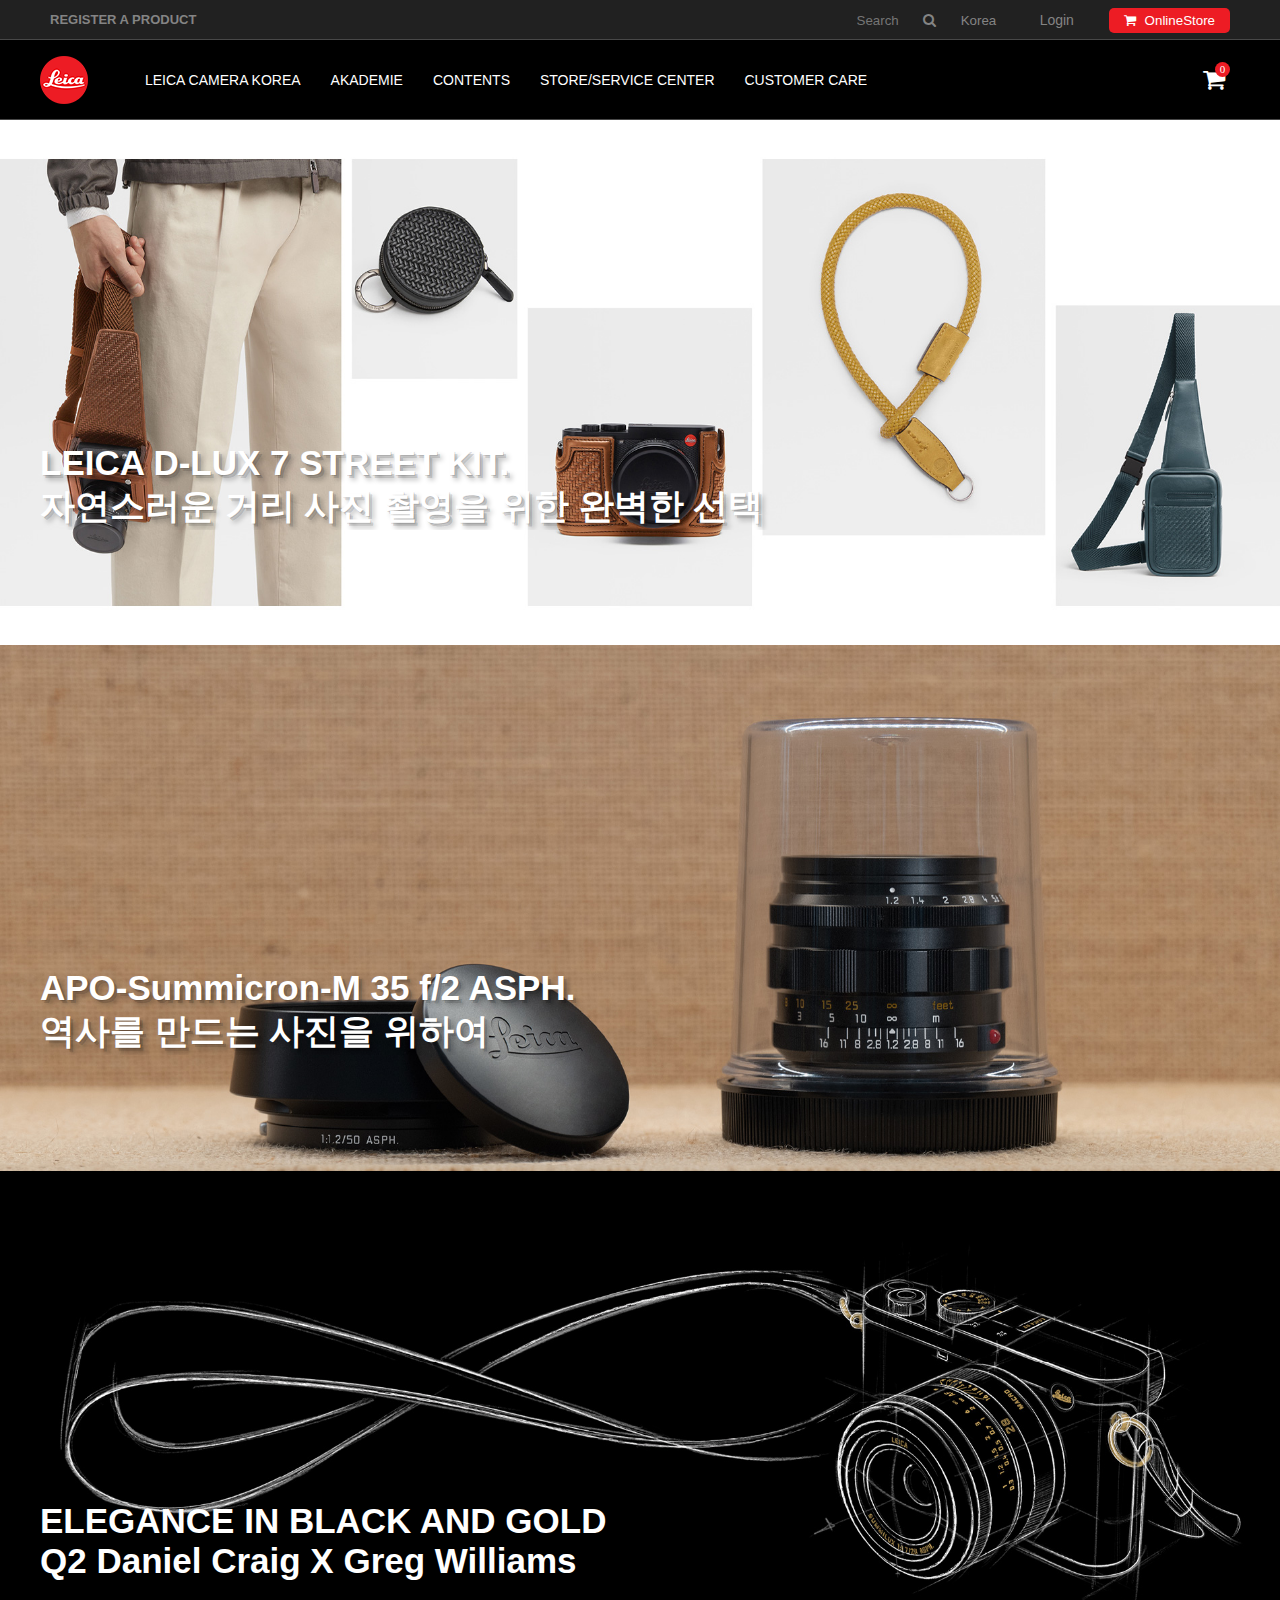
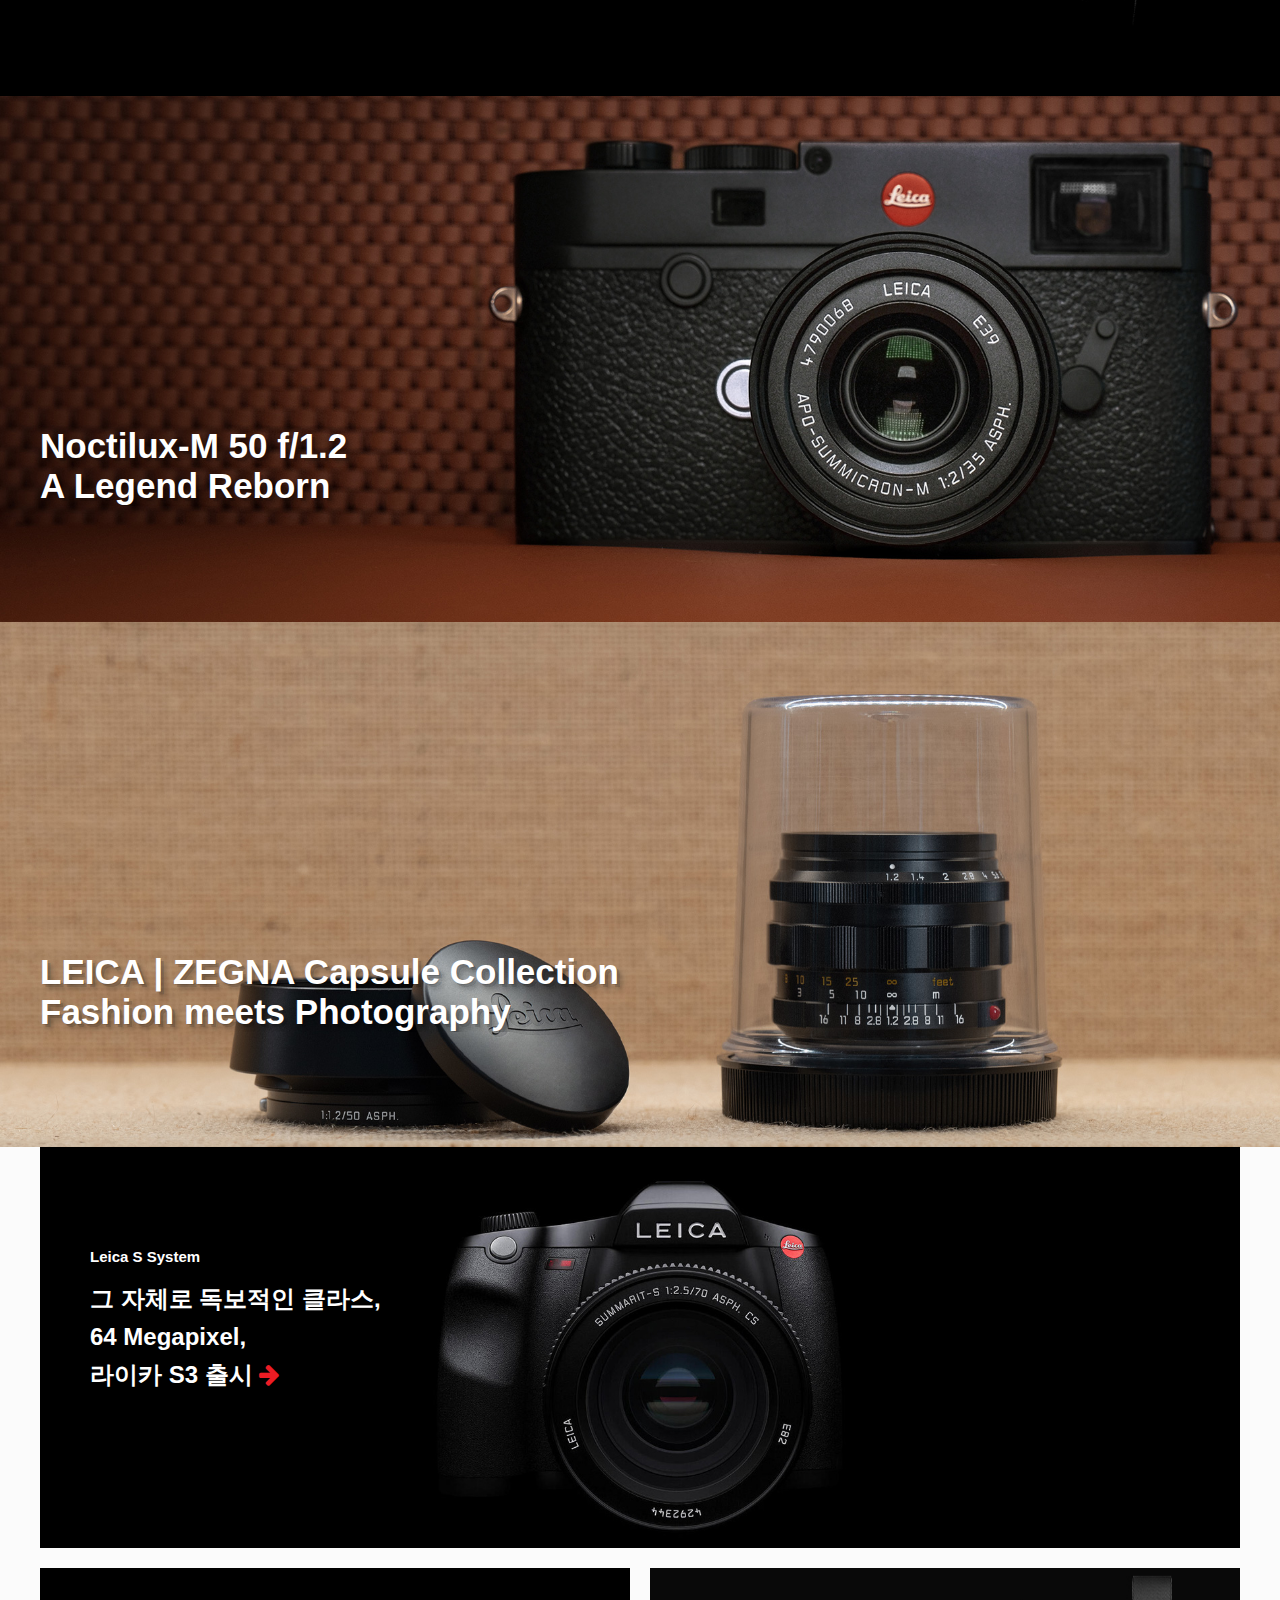
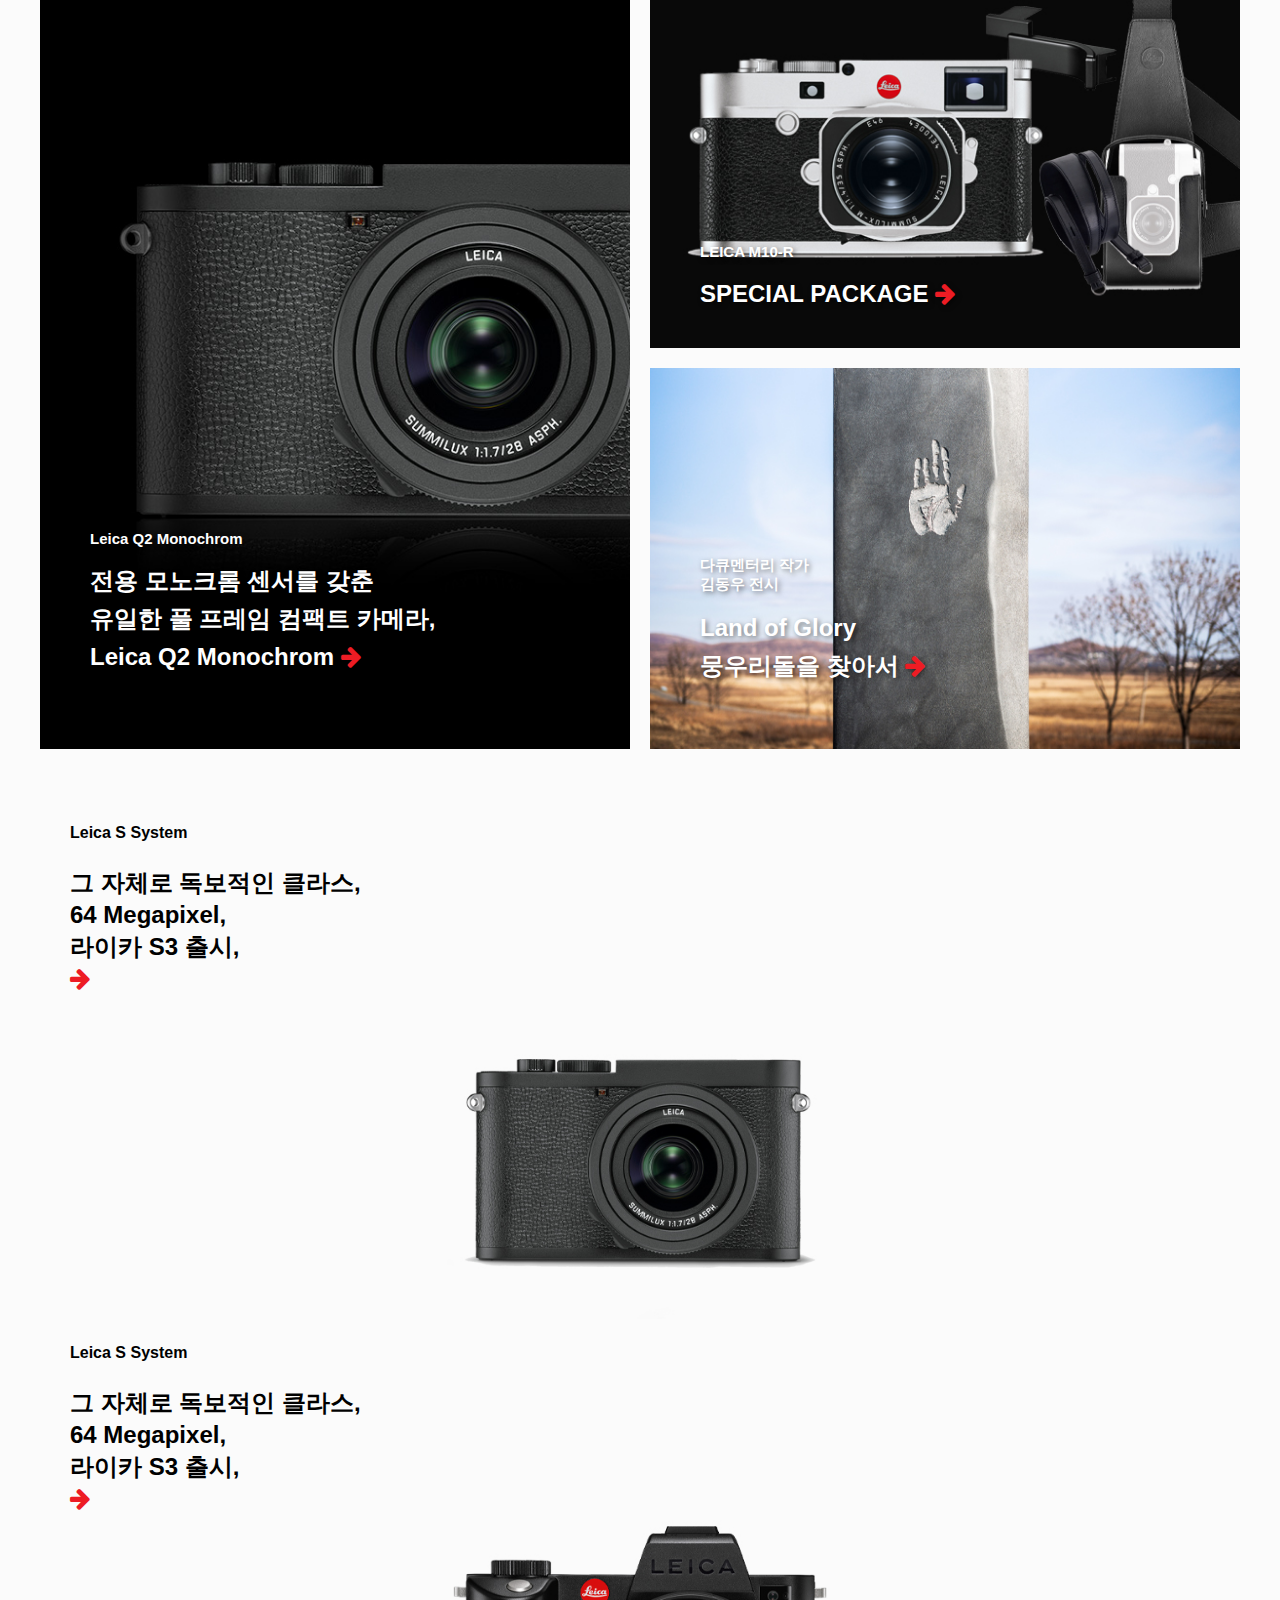
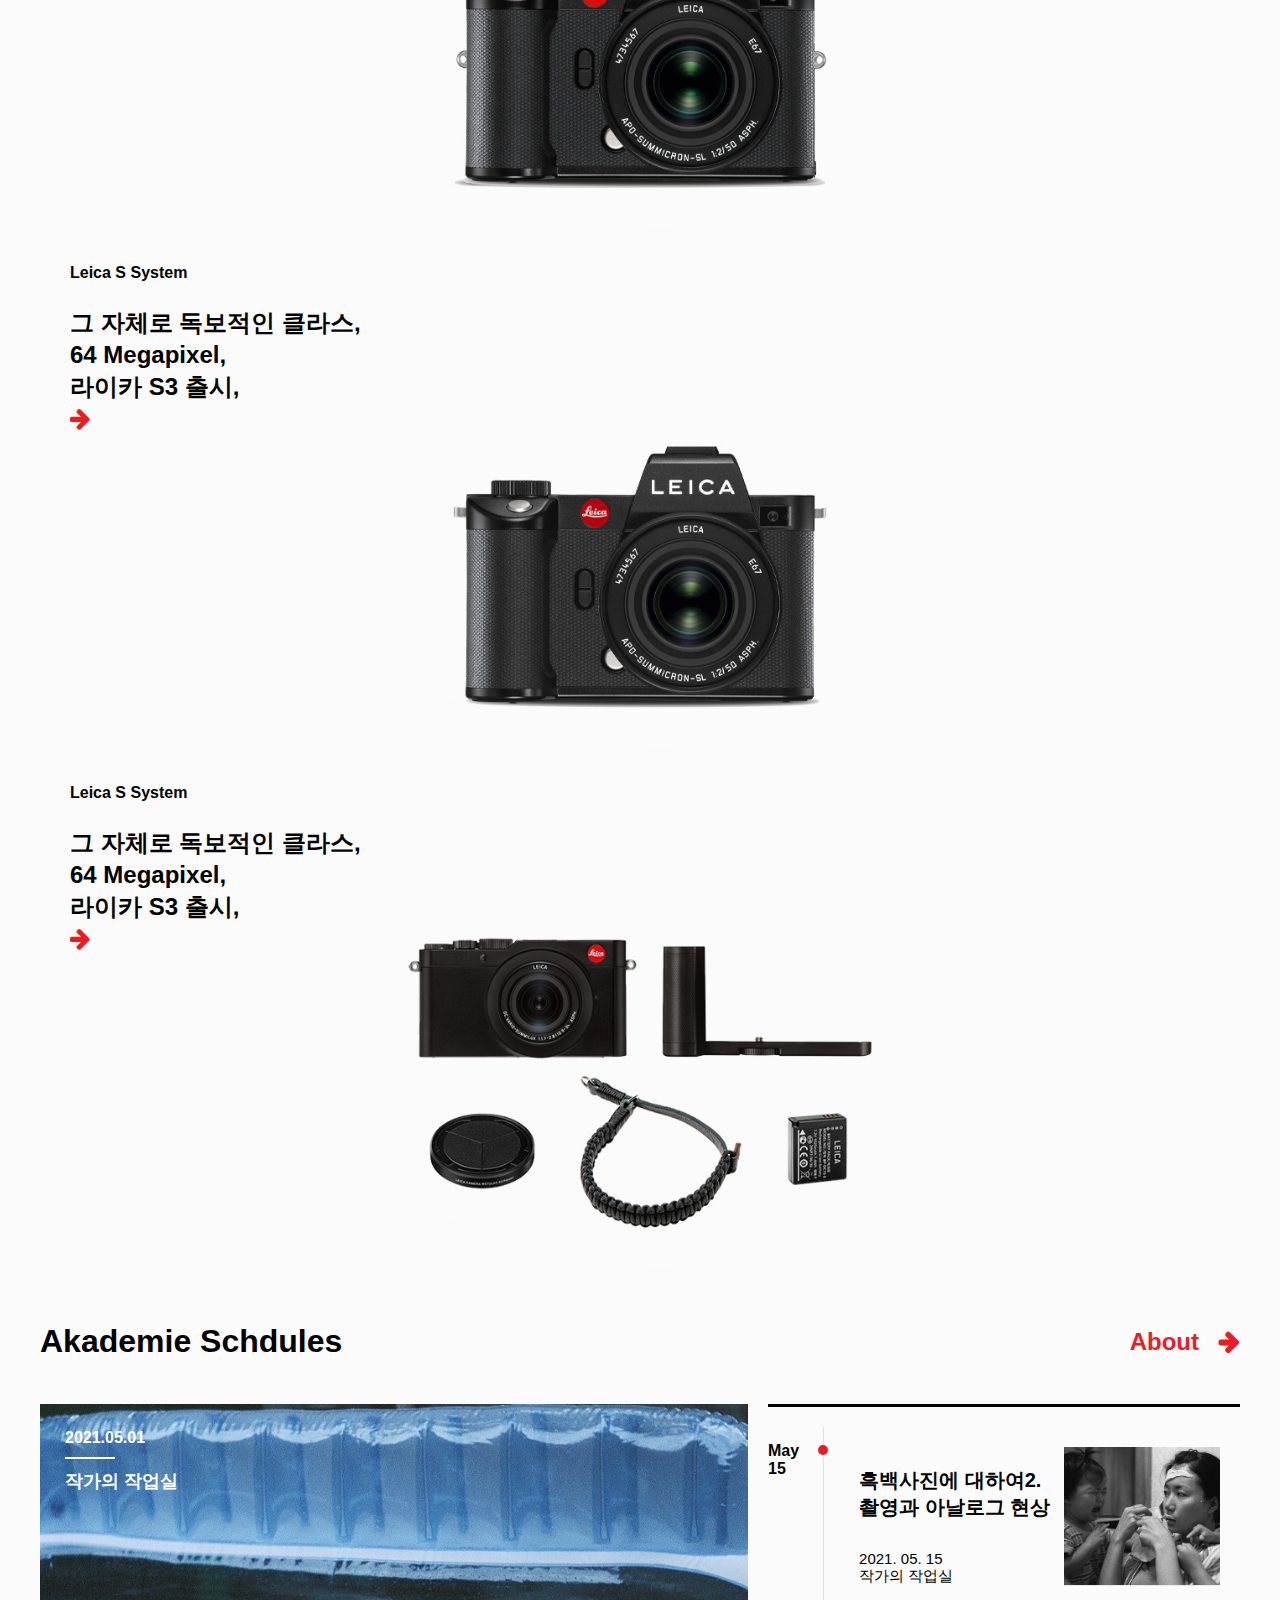
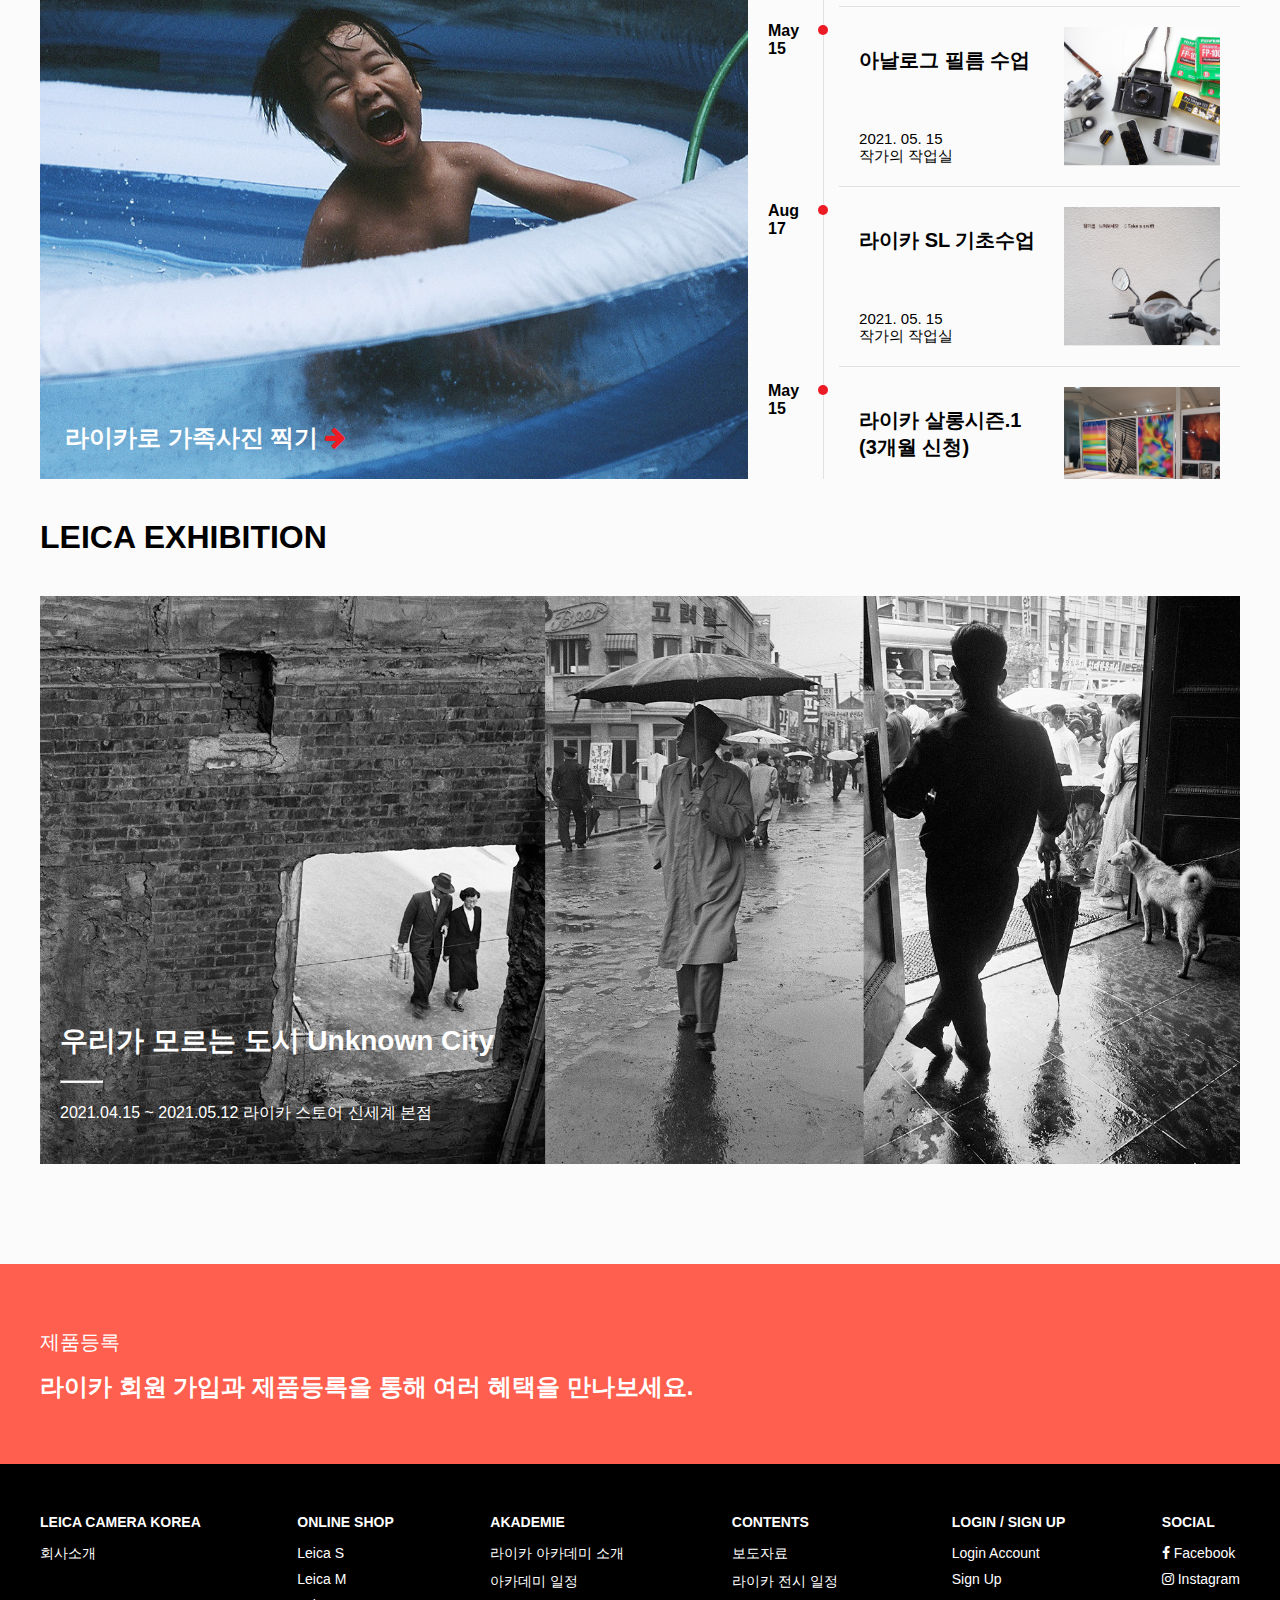
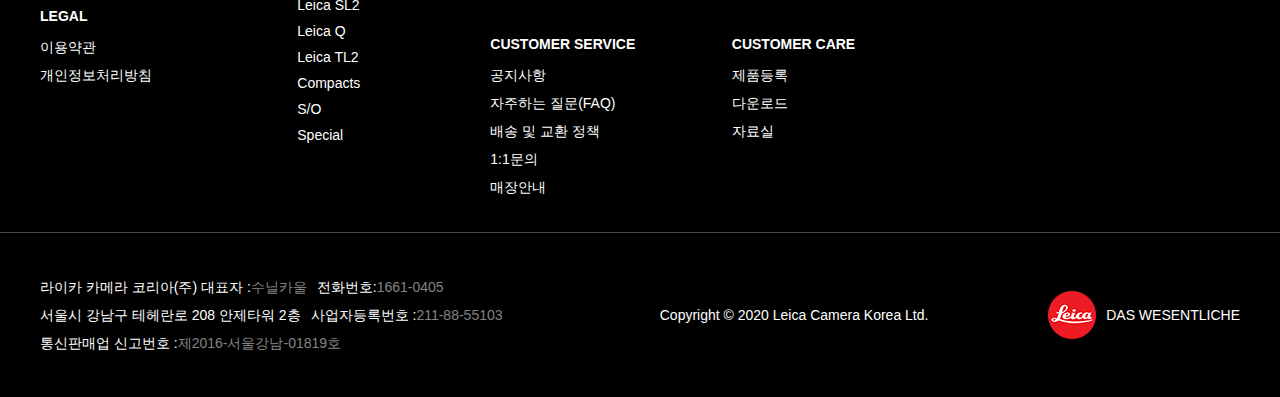
<file: index.html>
<!DOCTYPE html>
<html lang="en">
<head>
    <meta charset="UTF-8">
    <meta http-equiv="X-UA-Compatible" content="IE=edge">
    <meta name="viewport" content="width=device-width, initial-scale=1.0">
    <title>Document</title>
    <!-- fontawesome -->
    <link rel="stylesheet" href="https://maxcdn.bootstrapcdn.com/font-awesome/4.7.0/css/font-awesome.min.css">
    <!-- slick slide -->
    <script src="https://code.jquery.com/jquery-3.6.0.js" integrity="sha256-H+K7U5CnXl1h5ywQfKtSj8PCmoN9aaq30gDh27Xc0jk=" crossorigin="anonymous"></script>
    <script src="./js/slick/slick.js"></script>
    <link rel="stylesheet" href="./js/slick/slick.css">
    <link rel="stylesheet" href="./js/slick/slick-theme.css">
    <!-- custom js -->
    <script src="./js/main.js" defer></script>
    <script src="./js/custom_slide.js" defer></script>
    <!-- custom css -->
    <link rel="stylesheet" href="./css/common/global.css">
    <link rel="stylesheet" href="./css/common/reset.css">
    <link rel="stylesheet" href="./css/common/layouts.css">
    <link rel="stylesheet" href="./css/common/layouts_responsive.css">
    <link rel="stylesheet" href="./css/main.css">
    <link rel="stylesheet" href="./css/responsive.css">
</head>
<body>
    <!-- header -->
    <header id="header">
        <div class="wrap">
            <div class="header-left">
                <a href="./index.html">REGISTER A PRODUCT</a>
            </div>
            <div class="header-right">
                <ul>
                    <li>
                        <label for="input-search">
                            <input id="input-search" type="text" placeholder="Search">
                            <i class="fa fa-search" aria-hidden="true"></i>
                        </label>
                    </li>
                    <li>
                        <select name="lang" id="lang-list">
                            <option value="lang-kr">Korea</option>
                            <option value="lang-jp">Japan</option>
                            <option value="lang-us">English</option>
                        </select>
                    </li>
                    <li><a href="./login.html">Login</a></li>
                    <li><a href="#none">
                        <button class="btn-link">
                            <i class="fa fa-shopping-cart" aria-hidden="true"></i>
                            OnlineStore
                        </button>
                        
                    </a></li>
                </ul>
            </div>
            <div class="header-menu">
                <div class="header-menu-container">
                    <div class="wrap">
                        <!-- 1st -->
                        <div class="header-menu-item">
                            <div class="header-menu-img">
                                <img src="./img/camera_leica_s.jpg" alt="leica_s">
                            </div>
                            <ul class="header-menu-list">
                                <h6>
                                    <a href="./product.html">
                                        Leica S
                                        <span>완벽한 균형</span>
                                    </a>
                                </h6>
                                <li><a href="./product.html">Leica S3</a></li>
                                <li><a href="./product.html">S Lenses</a></li>
                                <li><a href="./product.html"></a></li>
                            </ul>
                        </div>
                        <!-- 2nd -->
                        <div class="header-menu-item">
                            <div class="header-menu-img">
                                <img src="./img/camera_leica_m.jpg" alt="leica_s">
                            </div>
                            <ul class="header-menu-list">
                                <h6>
                                    <a href="./product.html">
                                        Leica M
                                        <span>순간에 더 가까이</span>
                                    </a>
                                </h6>
                                <li><a href="./product.html">Leica M10-R</a></li>
                                <li><a href="./product.html">Leica M10-P</a></li>
                                <li><a href="./product.html">Leica M</a></li>
                                <li><a href="./product.html">M Lenses</a></li>
                                <li><a href="./product.html">M Accessories</a></li>
                            </ul>
                        </div>

                        <div class="header-menu-item">
                            <div class="header-menu-img">
                                <img src="./img/camera_leica_sl.jpg" alt="leica_s">
                            </div>
                            <ul class="header-menu-list">
                                <h6>
                                    <a href="./product.html">
                                        Leica SL
                                        <span>사진은 당신의 선택</span>
                                    </a>
                                </h6>
                                <li><a href="./product.html">Leica SL2</a></li>
                                <li><a href="./product.html">SL Lensess</a></li>
                                <li><a href="./product.html">SL Accessories</a></li>
                            </ul>
                        </div>

                        <div class="header-menu-item">
                            <div class="header-menu-img">
                                <img src="./img/camera_leica_q.jpg" alt="leica_s">
                            </div>
                            <ul class="header-menu-list">
                                <h6>
                                    <a href="./product.html">
                                        Leica Q
                                        <span>오차가 없는 완벽함</span>
                                    </a>
                                </h6>
                                <li><a href="./product.html">Leica Q2</a></li>
                                <li><a href="./product.html">Leica Q-P</a></li>
                                <li><a href="./product.html">Q Accessories</a></li>
                            </ul>
                        </div>

                        <div class="header-menu-item">
                            <div class="header-menu-img">
                                <img src="./img/camera_leica_m.jpg" alt="leica_s">
                            </div>
                            <ul class="header-menu-list">
                                <h6>
                                    <a href="./product.html">
                                        CL & TL2
                                        <span>꿈은 크게 짐은 가볍게</span>
                                    </a>
                                </h6>
                                <li><a href="./product.html">Leica CL</a></li>
                                <li><a href="./product.html">CL/TL LLenses</a></li>
                                <li><a href="./product.html">CL/TL Accessories</a></li>
                            </ul>
                        </div>

                        <div class="header-menu-item">
                            <div class="header-menu-img">
                                <img src="./img/camera_compact.jpg" alt="leica_s">
                            </div>
                            <ul class="header-menu-list">
                                <h6>
                                    <a href="./product.html">
                                        Compact
                                        <span>작지만 엄청난 성능</span>
                                    </a>
                                </h6>
                                <li><a href="./product.html">C-Lux</a></li>
                                <li><a href="./product.html">D-Lux7s</a></li>
                                <li><a href="./product.html">V-Lux5</a></li>
                                <li><a href="./product.html">Compact Accessories</a></li>
                            </ul>
                        </div>

                        <div class="header-menu-item">
                            <div class="header-menu-img">
                                <img src="./img/camera_so.jpg" alt="leica_s">
                            </div>
                            <ul class="header-menu-list">
                                <h6>
                                    <a href="./product.html">
                                        S/O
                                        <span>자연에 매료되다</span>
                                    </a>
                                </h6>
                                <li><a href="./product.html">Ultravid</a></li>
                            </ul>
                        </div>

                        <div class="header-menu-item">
                            <div class="header-menu-img">
                                <img src="./img/camera_leica_ona.jpg" alt="leica_s">
                            </div>
                            <ul class="header-menu-list">
                                <h6>
                                    <a href="./product.html">
                                        Special
                                        <span>또 다른 특별함</span>
                                    </a>
                                </h6>
                                <li><a href="./product.html">Sofort</a></li>
                                <li><a href="./product.html">Online Exclusive</a></li>
                                <li><a href="./product.html">LEICA X ZEGNA</a></li>
                                <li><a href="./product.html">Insta360</a></li>
                                <li><a href="./product.html">Soft Goods</a></li>
                            </ul>
                        </div>

                        <div class="header-menu-item wide">
                            <a href="./product.html">
                                모든제품보기
                            </a>
                        </div>

                    </div>
                </div>
            </div>
        </div>
    </header>
    <!-- gnb -->
    <nav id="gnb">
        <div class="wrap">
            <!-- logo -->
            <h1 class="visually-hidden">
                Leica
            </h1>
            <a href="./index.html" class="logo-box">
                <img src="./img/logo48.png" alt="로고">
            </a>
            <ul class="gnb-depth1">
                <li>
                    <a href="./introduce.html">LEICA CAMERA KOREA</a>
                    <ul class="gnb-depth2">
                        <div class="wrap">
                            <li><a href="./introduce.html">회사소개</a></li>
                            <li><a href="./introduce.html">공지사항</a></li>
                            <li><a href="./introduce.html">자주하는 질문</a></li>
                        </div>
                    </ul>
                </li>
                <li>
                    <a href="./akademy.html">AKADEMIE</a>
                    <ul class="gnb-depth2">
                        <div class="wrap">
                            <li><a href="./akademy.html">라이카아카데미</a></li>
                            <li><a href="./akademy.html">아카데미 일정</a></li>
                        </div>
                    </ul>
                </li>
                <li>
                    <a href="./content.html">CONTENTS</a>
                    <ul class="gnb-depth2">
                        <div class="wrap">
                            <li><a href="./content.html">보도자료</a></li>
                            <li><a href="./content.html">전시</a></li>
                        </div>
                    </ul>
                </li>
                <li>
                    <a href="./store.html">STORE/SERVICE CENTER</a>
                    <ul class="gnb-depth2">
                        <div class="wrap">
                            <li><a href="./store.html">위치안내</a></li>                            
                        </div>

                    </ul>
                </li>
                <li>
                    <a href="./login.html">CUSTOMER CARE</a>
                    <ul class="gnb-depth2">
                        <div class="wrap">
                            <li><a href="./login.html">제품등록</a></li>
                            <li><a href="./login.html">다운로드</a></li>
                            <li><a href="./login.html">자료실</a></li>
                            <li><a href="./login.html">온라인 상담예약</a></li>
                            <li><a href="./login.html">오프라인 상담예약</a></li>
                        </div>
                    </ul>
                </li>
            </ul>
            <div class="btn-group">
                <button class="btn-link" onclick="window.location.href = './product.html'">
                    <i class="fa fa-shopping-cart" aria-hidden="true"></i>
                    OnlineStore
                </button>
                
                <a class="btn-cart" href="#none">
                    <i class="fa fa-shopping-cart" aria-hidden="true"></i>
                </a>
                
                <div class="btn-trigger">
                    <span></span>
                    <span></span>
                    <span></span>
                </div>
            </div>
        </div>
        <div class="gnb-side">
            <ul class="gnb-depth1">
                <li>
                    <a href="./introduce.html">LEICA CAMERA KOREA</a>
                    <ul class="gnb-depth2">
                        <li><a href="./introduce.html">회사소개</a></li>
                        <li><a href="./introduce.html">공지사항</a></li>
                        <li><a href="./introduce.html">자주하는 질문</a></li>
                    </ul>
                </li>
                <li>
                    <a href="./akademy.html">AKADEMIE</a>
                    <ul class="gnb-depth2">
                        <li><a href="./akademy.html">라이카아카데미</a></li>
                        <li><a href="./akademy.html">아카데미 일정</a></li>
                    </ul>
                </li>
                <li>
                    <a href="./content.html">CONTENTS</a>
                    <ul class="gnb-depth2">
                        <li><a href="./content.html">보도자료</a></li>
                        <li><a href="./content.html">전시</a></li>
                    </ul>
                </li>
                <li>
                    <a href="./store.html">STORE/SERVICE CENTER</a>
                    <ul class="gnb-depth2">
                        <li><a href="./store.html">위치안내</a></li>                            
                    </ul>
                </li>
                <li>
                    <a href="./login.html">CUSTOMER CARE</a>
                    <ul class="gnb-depth2">
                        <li><a href="./login.html">제품등록</a></li>
                        <li><a href="./login.html">다운로드</a></li>
                        <li><a href="./login.html">자료실</a></li>
                        <li><a href="./login.html">온라인 상담예약</a></li>
                        <li><a href="./login.html">오프라인 상담예약</a></li>
                    </ul>
                </li>
            </ul>
        </div>
    </nav>
    <!-- mainbanner -->
    <section id="main-banner">
        <div class="banner-container">
            <div class="banner-slide" data-dot-title="LEICA D-LUX 7 STREET KIT.<br>자연스러운 거리 사진 촬영을 위한 완벽한 선택">
                <a href="#none" class="link-only">
                    <img src="img/Top_main_web_2.jpg" alt="배너이미지">
                    <div class="banner-text wrap">
                        <p>
                            LEICA D-LUX 7 STREET KIT.<br>자연스러운 거리 사진 촬영을 위한 완벽한 선택
                        </p>
                    </div>
                </a>
            </div>
            <div class="banner-slide" data-dot-title="APO-Summicron-M 35 f/2 ASPH.<br/>ASPH">
                <a href="#none" class="link-only">
                    <img src="img/Top_main_web_3.jpg" alt="배너이미지">
                    <div class="banner-text wrap">
                        <p>
                            APO-Summicron-M 35 f/2 ASPH.<br />역사를 만드는 사진을 위하여
                        </p>
                    </div>
                </a>                
            </div>
            <div class="banner-slide" data-dot-title="ELEGANCE IN BLACK AND GOLD<br />Q2 Daniel Craig X Greg Williams">
                <a href="#none" class="link-only">
                    <img src="img/Top_main_web_4.jpg" alt="배너이미지">
                    <div class="banner-text wrap">
                        <p>
                            ELEGANCE IN BLACK AND GOLD<br />Q2 Daniel Craig X Greg Williams
                        </p>
                    </div>
                </a>
            </div>
            <div class="banner-slide" data-dot-title="Noctilux-M 50 f/1.2<br />A Legend Reborn">
                <a href="#none" class="link-only">
                    <img src="img/Top_main_web_5.jpg" alt="배너이미지">
                    <div class="banner-text wrap">
                        <p>
                            Noctilux-M 50 f/1.2<br>A Legend Reborn
                        </p>
                    </div>
                </a>
            </div>
            <div class="banner-slide" data-dot-title="LEICA | ZEGNA Capsule Collection<br />Fashion meets Photography">
                <a href="#none" class="link-only">
                    <img src="img/Top_main_web_3.jpg" alt="배너이미지">
                    <div class="banner-text wrap">
                        <p>
                            LEICA | ZEGNA Capsule Collection<br>Fashion meets Photography
                        </p>
                    </div>
                </a>
            </div>
        </div>
    </section>
    <!-- main content -->
    <section id="main-content">
        <div class="wrap">
            <div class="gallery">
                <div class="feature wide">
                    <a  class="ef-overlay" href="#none">
                        <img src="./img/gallery_1.jpg" alt="와이드갤러리 이미지">
                        <div class="feature-text">
                            <p class="feature-text-category">Leica S System</p>
                            <p class="feature-text-desc">
                                그 자체로 독보적인 클라스,<br>
                                64 Megapixel,<br>
                                라이카 S3 출시 
                                <i class="fa fa-arrow-right last-arrow" aria-hidden="true"></i>
                            </p>
                        </div>
                    </a>
                </div>
                <div class="feature left">
                    <a  class="ef-overlay" href="#none">
                        <img src="./img/gallery_2.jpg" alt="와이드갤러리 이미지">
                        <div class="feature-text">
                            <p class="feature-text-category">Leica Q2 Monochrom</p>
                            <p class="feature-text-desc">
                                전용 모노크롬 센서를 갖춘
                                <br>
                                유일한 풀 프레임 컴팩트 카메라,
                                <br>
                                Leica Q2 Monochrom
                                <i class="fa fa-arrow-right last-arrow" aria-hidden="true"></i>
                            </p>
                        </div>
                    </a>
                </div>
                <div class="right">
                    <div class="feature">
                        <a  class="ef-overlay" href="#none">
                            <img src="./img/gallery_3.jpg" alt="와이드갤러리 이미지">
                            <div class="feature-text">
                                <p class="feature-text-category">
                                    LEICA M10-R
                                </p>
                                <p class="feature-text-desc">
                                    SPECIAL PACKAGE
                                    <i class="fa fa-arrow-right last-arrow" aria-hidden="true"></i>
                                </p>
                            </div>
                        </a>
                    </div>
                    <div class="feature">
                        <a class="ef-overlay"  href="#none">
                            <img src="./img/gallery_4.jpg" alt="와이드갤러리 이미지">
                            <div class="feature-text">
                                <p class="feature-text-category">
                                    다큐멘터리 작가 
                                    <br>
                                    김동우 전시
                                </p>
                                <p class="feature-text-desc">
                                    Land of Glory
                                    <br>
                                    뭉우리돌을 찾아서
                                    <i class="fa fa-arrow-right last-arrow" aria-hidden="true"></i>
                                </p>
                            </div>
                        </a>
                    </div>

                </div>
                
            </div>
        </div>
    </section>
    <!-- slide -->
    <section id="slide">
        <div class="slide-container">
            <div class="slide-item">
                <a class="ef-overlay" href="#none">
                    <img src="./img/subbanner1.jpg" alt="">
                    <div class="slide-text">
                        <p class="slide-text-category">Leica S System</p>
                        <p class="slide-text-desc">
                            그 자체로 독보적인 클라스,<br>
                            64 Megapixel,<br>
                            라이카 S3 출시,<br>
                            <i class="fa fa-arrow-right last-arrow" aria-hidden="true"></i>
                        </p>
                    </div>
                </a>
            </div>
            <div class="slide-item">
                <a class="ef-overlay" href="#none">
                    <img src="./img/subbanner2.jpg" alt="">
                    <div class="slide-text">
                        <p class="slide-text-category">Leica S System</p>
                        <p class="slide-text-desc">
                            그 자체로 독보적인 클라스,<br>
                            64 Megapixel,<br>
                            라이카 S3 출시,<br>
                            <i class="fa fa-arrow-right last-arrow" aria-hidden="true"></i>
                        </p>
                    </div>
                </a>
            </div>
            <div class="slide-item">
                <a class="ef-overlay" href="#none">
                    <img src="./img/subbanner3.jpg" alt="">
                    <div class="slide-text">
                        <p class="slide-text-category">Leica S System</p>
                        <p class="slide-text-desc">
                            그 자체로 독보적인 클라스,<br>
                            64 Megapixel,<br>
                            라이카 S3 출시,<br>
                            <i class="fa fa-arrow-right last-arrow" aria-hidden="true"></i>
                        </p>
                    </div>
                </a>
            </div>
            <div class="slide-item">
                <a class="ef-overlay" href="#none">
                    <img src="./img/subbanner4.jpg" alt="">
                    <div class="slide-text">
                        <p class="slide-text-category">Leica S System</p>
                        <p class="slide-text-desc">
                            그 자체로 독보적인 클라스,<br>
                            64 Megapixel,<br>
                            라이카 S3 출시,<br>
                            <i class="fa fa-arrow-right last-arrow" aria-hidden="true"></i>
                        </p>
                    </div>
                </a>
            </div>
        </div>
    </section>
    <!-- article -->
    <section id="article">
        <div class="wrap">
            <div class="article-title">
                <h2>Akademie Schdules</h2>
                <a href="#none">About</a>
            </div>
            <div class="article-content">
                <div class="article-left">
                    <a href="#none" class="ef-overlay">
                        <img src="./img/akademie_left.jpg" alt="라이카로 가족사진 찍기">
                        <div class="article-text">
                            <div class="article-text-desc">
                                <span class="date">2021.05.01</span>
                                <hr>
                                <span>작가의 작업실</span>
                            </div>
                            <h4 class="article-text-title">
                               라이카로 가족사진 찍기
                               <i class="fa fa-arrow-right last-arrow" aria-hidden="true"></i>
                            </h4>
                        </div>
                    </a>
                </div>
                <div class="article-right">
                    <ul class="article-list">
                        <li class="article-list-item">
                            <p class="article-list-date">
                                May<br>
                                15
                            </p>
                            <a class="article-list-content ef-innerborder" href="#none">
                                <div class="article-list-text">
                                    <h4 class="article-list-title">흑백사진에 대하여2. 촬영과 아날로그 현상</h4>
                                    <div class="article-list-subtitle">
                                        <p>2021. 05. 15</p>
                                        <p>작가의 작업실</p>
                                    </div>
                                </div>
                                <div class="article-list-img">
                                    <img src="img/article1.jpg" alt="아카데미 메인사진">
                                </div>
                                
                            </a>
                        </li>
                        <li class="article-list-item">
                            <p class="article-list-date">
                                May<br>
                                15
                            </p>
                            <a class="article-list-content ef-innerborder" href="#none">
                                <div class="article-list-text">
                                    <h4 class="article-list-title">아날로그 필름 수업</h4>
                                    <div class="article-list-subtitle">
                                        <p>2021. 05. 15</p>
                                        <p>작가의 작업실</p>
                                    </div>
                                </div>
                                <div class="article-list-img">
                                    <img src="img/article2.jpg" alt="아카데미 사진1">
                                </div>
                                
                            </a>
                        </li>
                        <li class="article-list-item">
                            <p class="article-list-date">
                                Aug<br>
                                17
                            </p>
                            <a class="article-list-content ef-innerborder" href="#none">
                                <div class="article-list-text">
                                    <h4 class="article-list-title">라이카 SL 기초수업</h4>
                                    <div class="article-list-subtitle">
                                        <p>2021. 05. 15</p>
                                        <p>작가의 작업실</p>
                                    </div>
                                </div>
                                <div class="article-list-img">
                                    <img src="img/article3.jpg" alt="아카데미 사진2">
                                </div>
                                
                            </a>
                        </li>
                        <li class="article-list-item">
                            <p class="article-list-date">
                                May<br>
                                15
                            </p>
                            <a class="article-list-content ef-innerborder" href="#none">
                                <div class="article-list-text">
                                    <h4 class="article-list-title">라이카 살롱시즌.1<br>(3개월 신청)</h4>
                                    <div class="article-list-subtitle">
                                        <p>2021. 05. 15</p>
                                        <p>작가의 작업실</p>
                                    </div>
                                </div>
                                <div class="article-list-img">
                                    <img src="img/article6.jpg" alt="아카데미 사진3">
                                </div>
                                
                            </a>
                        </li>
                        <li class="article-list-item">
                            <p class="article-list-date">
                                May<br>
                                15
                            </p>
                            <a class="article-list-content ef-innerborder" href="#none">
                                <div class="article-list-text">
                                    <h4 class="article-list-title">라이카 살롱시즌.1<br>(8월 신청)</h4>
                                    <div class="article-list-subtitle">
                                        <p>2021. 05. 15</p>
                                        <p>작가의 작업실</p>
                                    </div>
                                </div>
                                <div class="article-list-img">
                                    <img src="img/article5.jpg" alt="아카데미 사진4">
                                </div>
                                
                            </a>
                        </li>
                    </ul>
                </div>
            </div>
        </div>
    </section>
    <!-- subbanner -->
    <section id="subbaner">
        <div class="wrap">
            <h2 class="subbaner-title">LEICA EXHIBITION</h2>
            <div class="subbanner-content">
                <a href="#none" class="ef-overlay" aria-hidden>
                    <img src="img/subbanner.jpg" alt="서브배너이미지">
                    <div class="subbanner-text">
                        <h4 class="subbanner-text-title">우리가 모르는 도시 Unknown City</h4>
                        <hr>
                        <p class="subbanner-text-desc">
                            2021.04.15 ~ 2021.05.12
                            <span>라이카 스토어 신세계 본점</span>
                        </p>
                    </div>
                </a>
            </div>
        </div>
    </section>
    <!-- alert -->
    <section id="notice">
        <div class="wrap">
            <a href="#none" aria-hidden class="link-only">
                <h2 class="notice-title">제품등록</h2>
                <span class="notice-desc">라이카 회원 가입과 제품등록을 통해 여러 혜택을 만나보세요.</span>
            </a>
        </div>
    </section>
    <!-- footer -->
    <footer id="footer">        
        <nav class="footer-nav">
            <div class="wrap">
                <!-- 1st -->
                <div>
                    <ul>
                        <li class="footer-nav-title">LEICA CAMERA KOREA</li>
                        <li><a href="#none">회사소개</a></li>
                    </ul>
                    <ul>
                        <li class="footer-nav-title">LEGAL</li>
                        <li><a href="#none">이용약관</a></li>
                        <li><a href="#none">개인정보처리방침</a></li>
                    </ul>
                </div>
                <!-- 2nd -->
                <div>
                    <ul>
                        <li class="footer-nav-title">ONLINE SHOP</li>
                        <li><a href="#none">Leica S</a></li>
                        <li><a href="#none">Leica M </a></li>
                        <li><a href="#none">Leica SL2</a></li>
                        <li><a href="#none">Leica Q</a></li>
                        <li><a href="#none">Leica TL2</a></li>
                        <li><a href="#none">Compacts</a></li>
                        <li><a href="#none">S/O</a></li>
                        <li><a href="#none">Special</a></li>
                    </ul>
                </div>
                <!-- 3rd -->
                <div>
                    <ul>
                        <li class="footer-nav-title">AKADEMIE</li>
                        <li><a href="#none">라이카 아카데미 소개</a></li>
                        <li><a href="#none">아카데미 일정 </a></li>
                    </ul>
                    <ul>
                        <li class="footer-nav-title">CUSTOMER SERVICE</li>
                        <li><a href="#none">공지사항</a></li>
                        <li><a href="#none">자주하는 질문(FAQ)</a></li>
                        <li><a href="#none">배송 및 교환 정책</a></li>
                        <li><a href="#none">1:1문의</a></li>
                        <li><a href="#none">매장안내</a></li>
                    </ul>
                </div>
                <!-- 4th -->
                <div>
                    <ul>
                        <li class="footer-nav-title">CONTENTS</li>
                        <li><a href="#none">보도자료</a></li>
                        <li><a href="#none">라이카 전시 일정</a></li>
                    </ul>
                    <ul>
                        <li class="footer-nav-title">CUSTOMER CARE</li>
                        <li><a href="#none">제품등록</a></li>
                        <li><a href="#none">다운로드</a></li>
                        <li><a href="#none">자료실</a></li>
                    </ul>
                </div>
                <!-- 5th -->
                <div>
                    <ul>
                        <li class="footer-nav-title">LOGIN / SIGN UP</li>
                        <li><a href="#none">Login Account</a></li>
                        <li><a href="#none">Sign Up</a></li>
                    </ul>
                </div>
                <!-- 6th -->
                <div>
                    <ul>
                        <li class="footer-nav-title">SOCIAL</li>
                        <li><a href="#none">
                            <i class="fa fa-facebook" aria-hidden="true"></i>
                            Facebook
                        </a></li>
                        <li><a href="#none">
                            <i class="fa fa-instagram" aria-hidden="true"></i>
                            Instagram
                        </a></li>
                    </ul>
                </div>
            </div>
            
        </nav>
        <!-- footer info -->
        <div class="footer-info">
            <div class="wrap">
                <ul>
                    <li><span>라이카 카메라 코리아(주) 대표자 :</span>수닐카울</li>
                    <li><span>전화번호:</span>1661-0405</li>
                    <li><span>서울시 강남구 테헤란로 208 안제타워 2층</span></li>
                    <li><span>사업자등록번호 :</span>211-88-55103</li>
                    <li><span>통신판매업 신고번호 :</span>제2016-서울강남-01819호</li>
                </ul>
                <p class="copy">
                    Copyright © 2020 Leica Camera Korea Ltd.
                </p>
                <a class="footer-link" href="#none">
                    <img src="./img/logo48.png" alt="라이카 로고">
                    DAS WESENTLICHE
                </a>
            </div>
        </div>
    </footer>
    <!-- btn top -->
    <a href="#" class="btn-top">
        <i class="fa fa-arrow-up" aria-hidden="true"></i>
    </a>
</body>
</html>
</file>
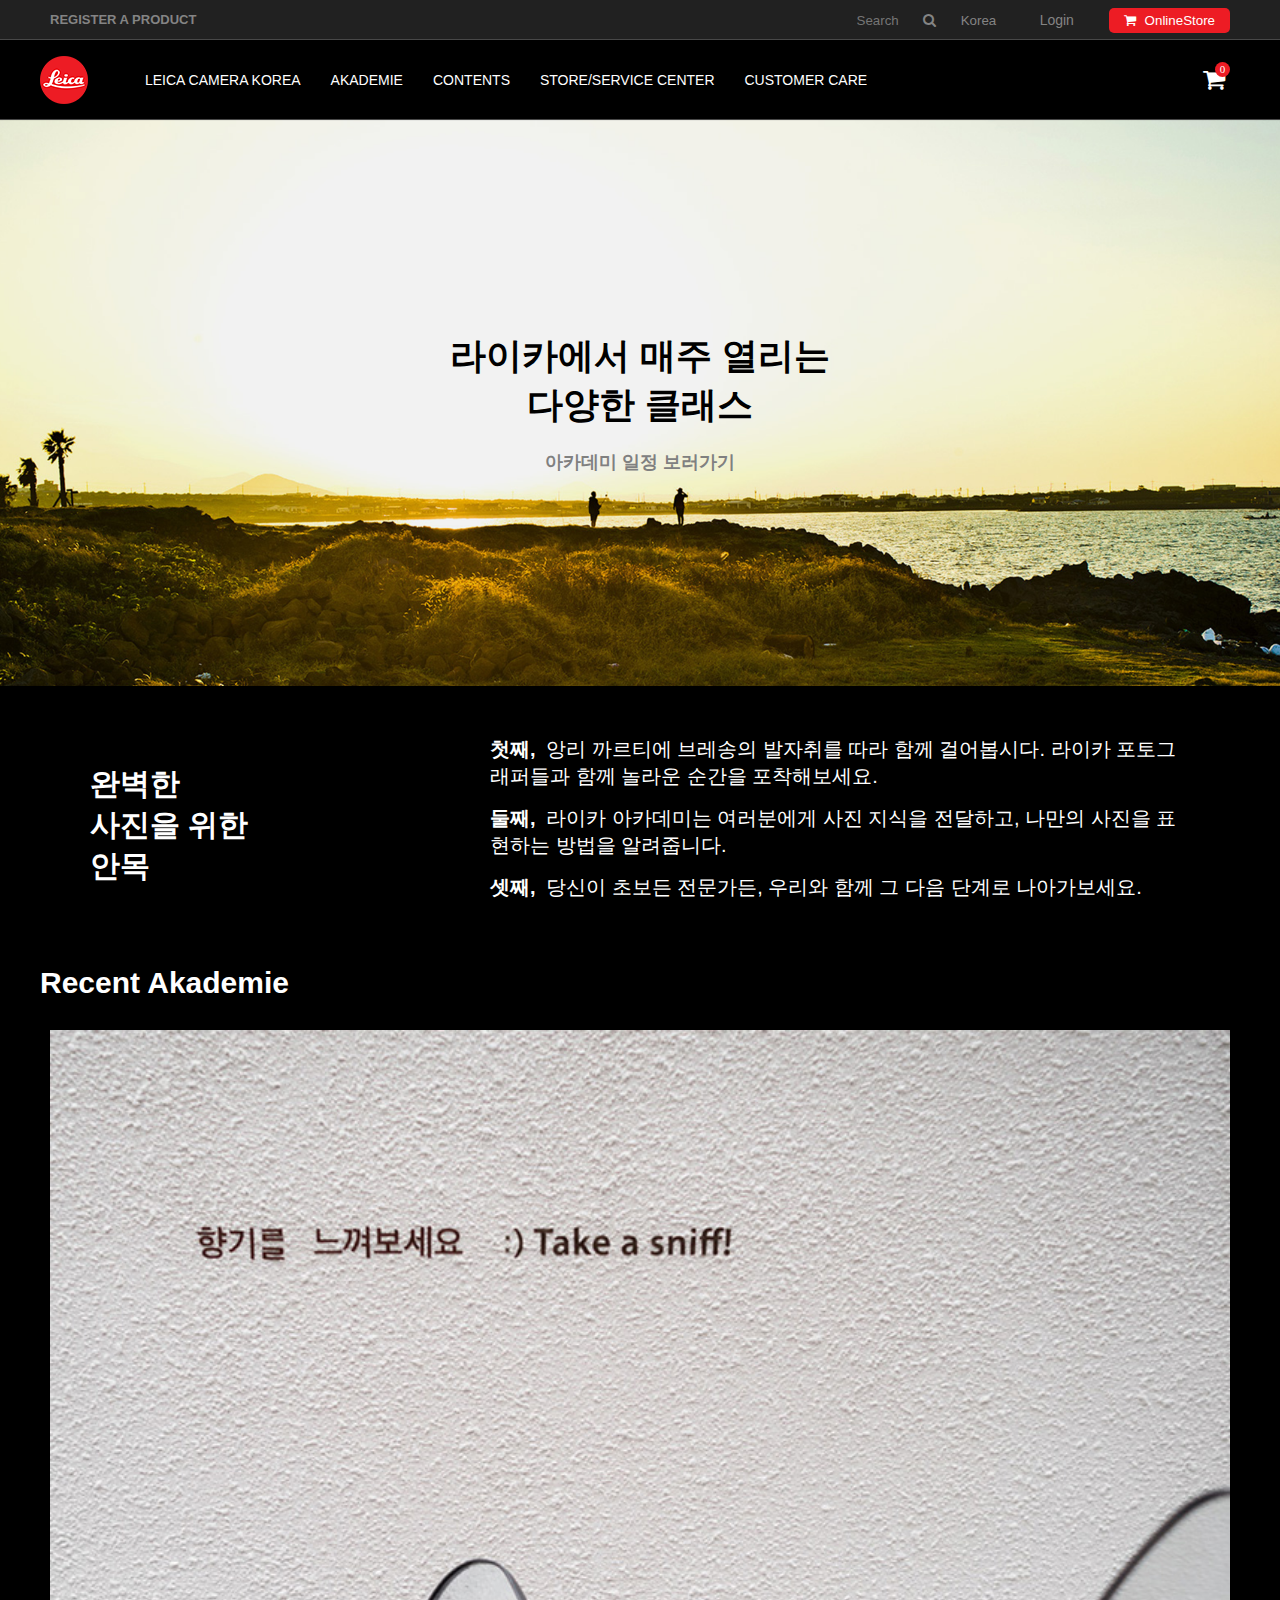
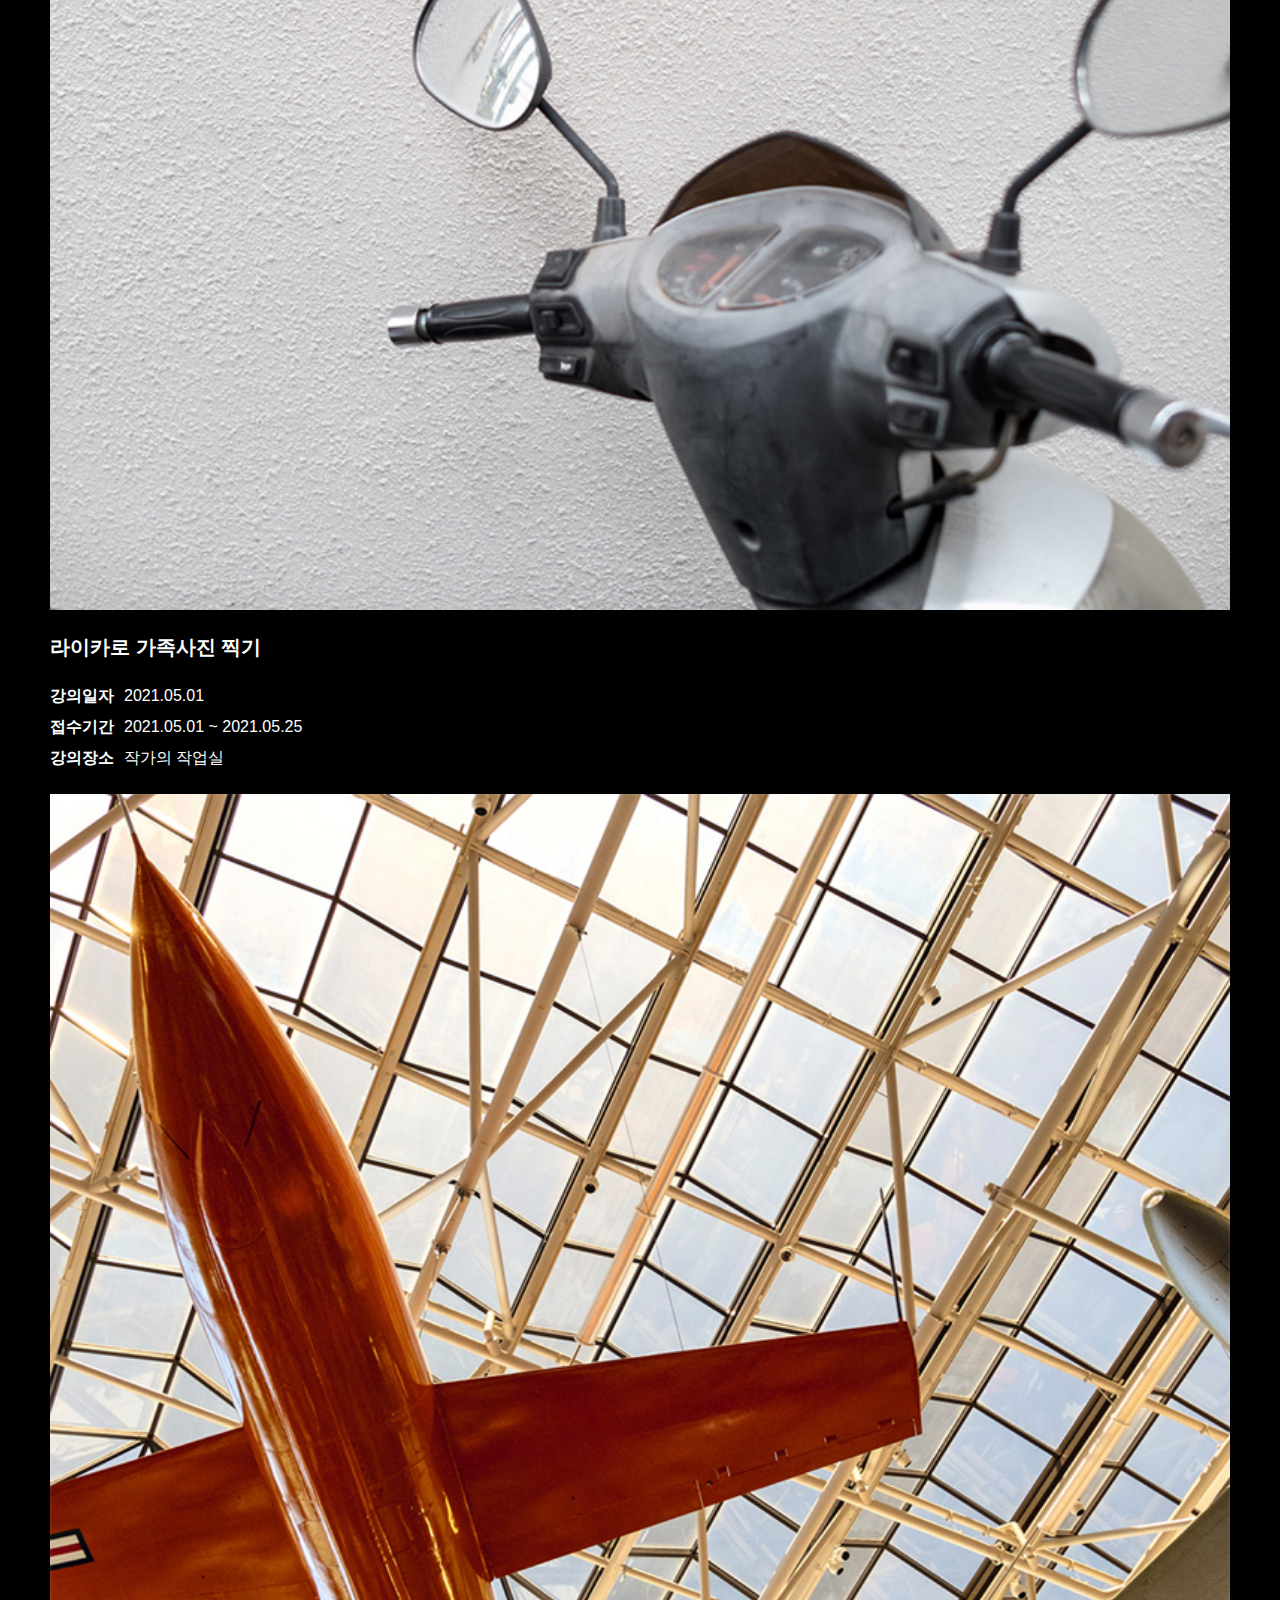
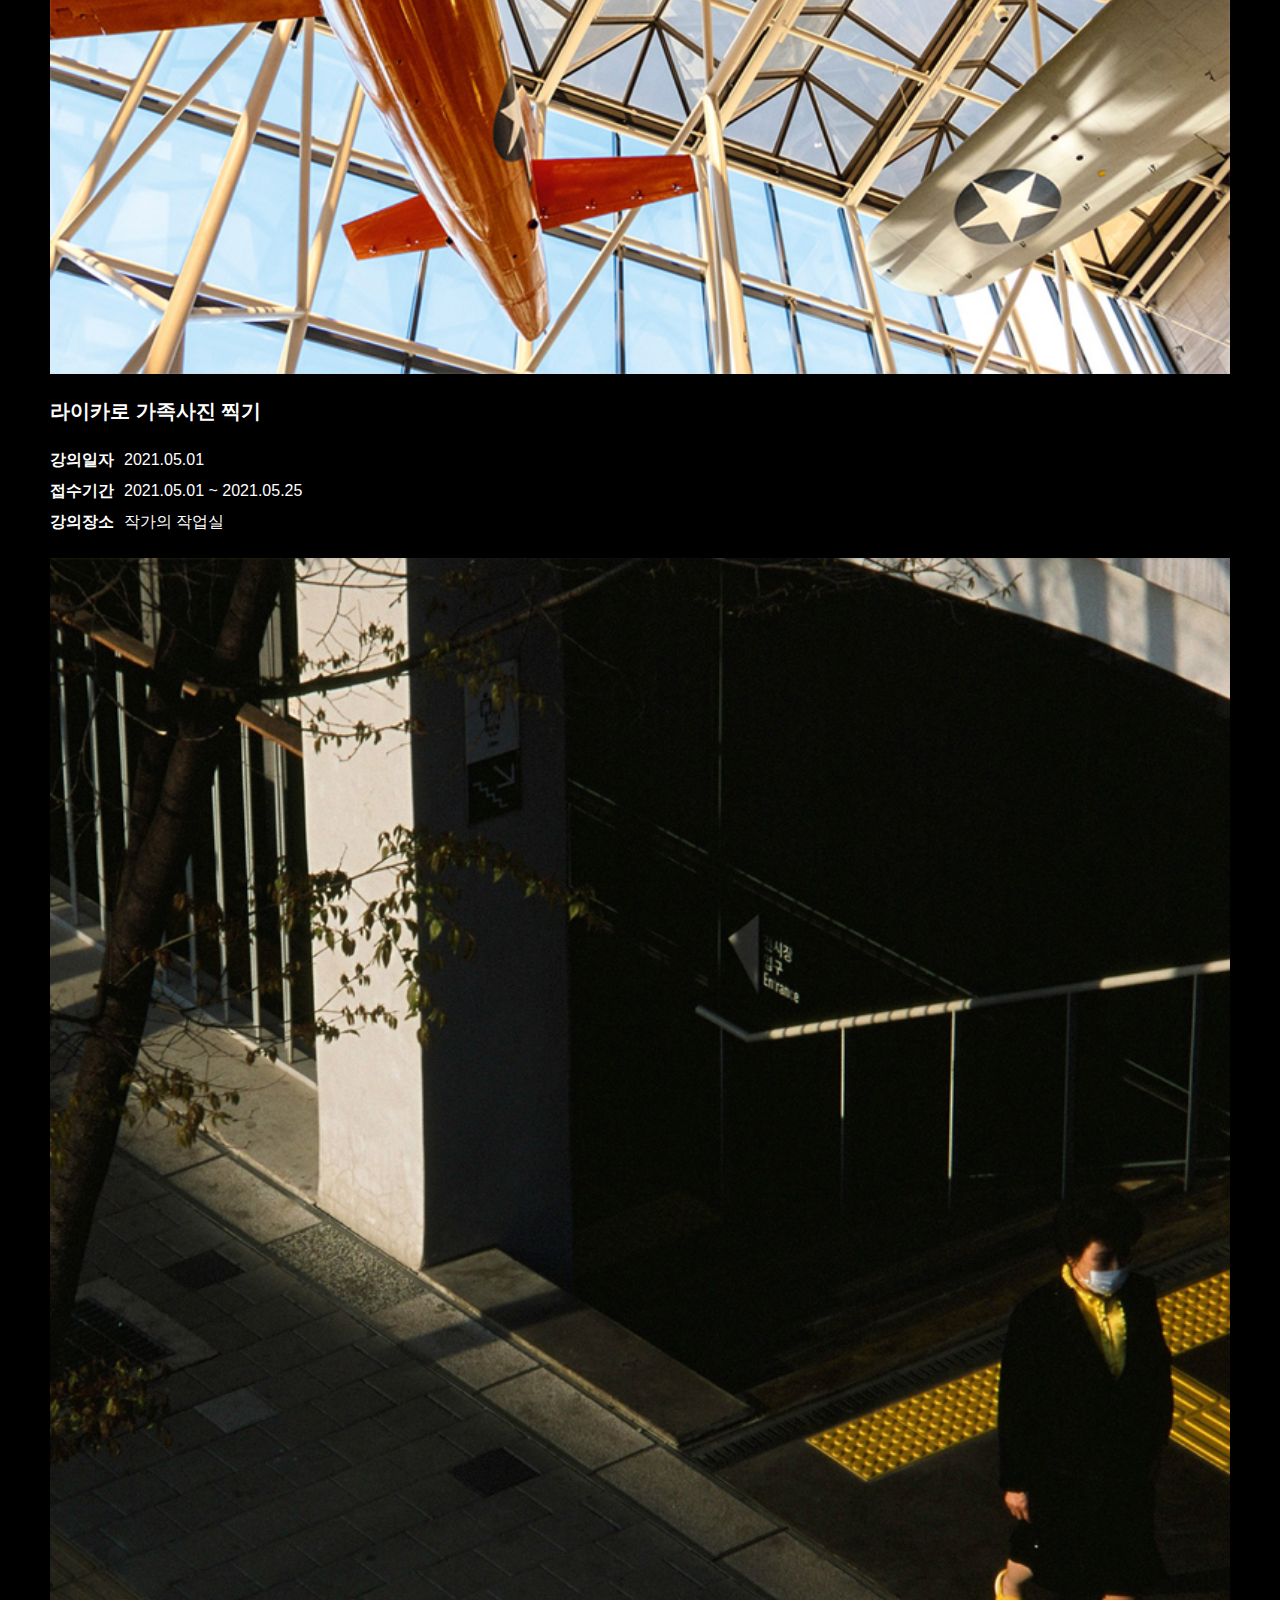
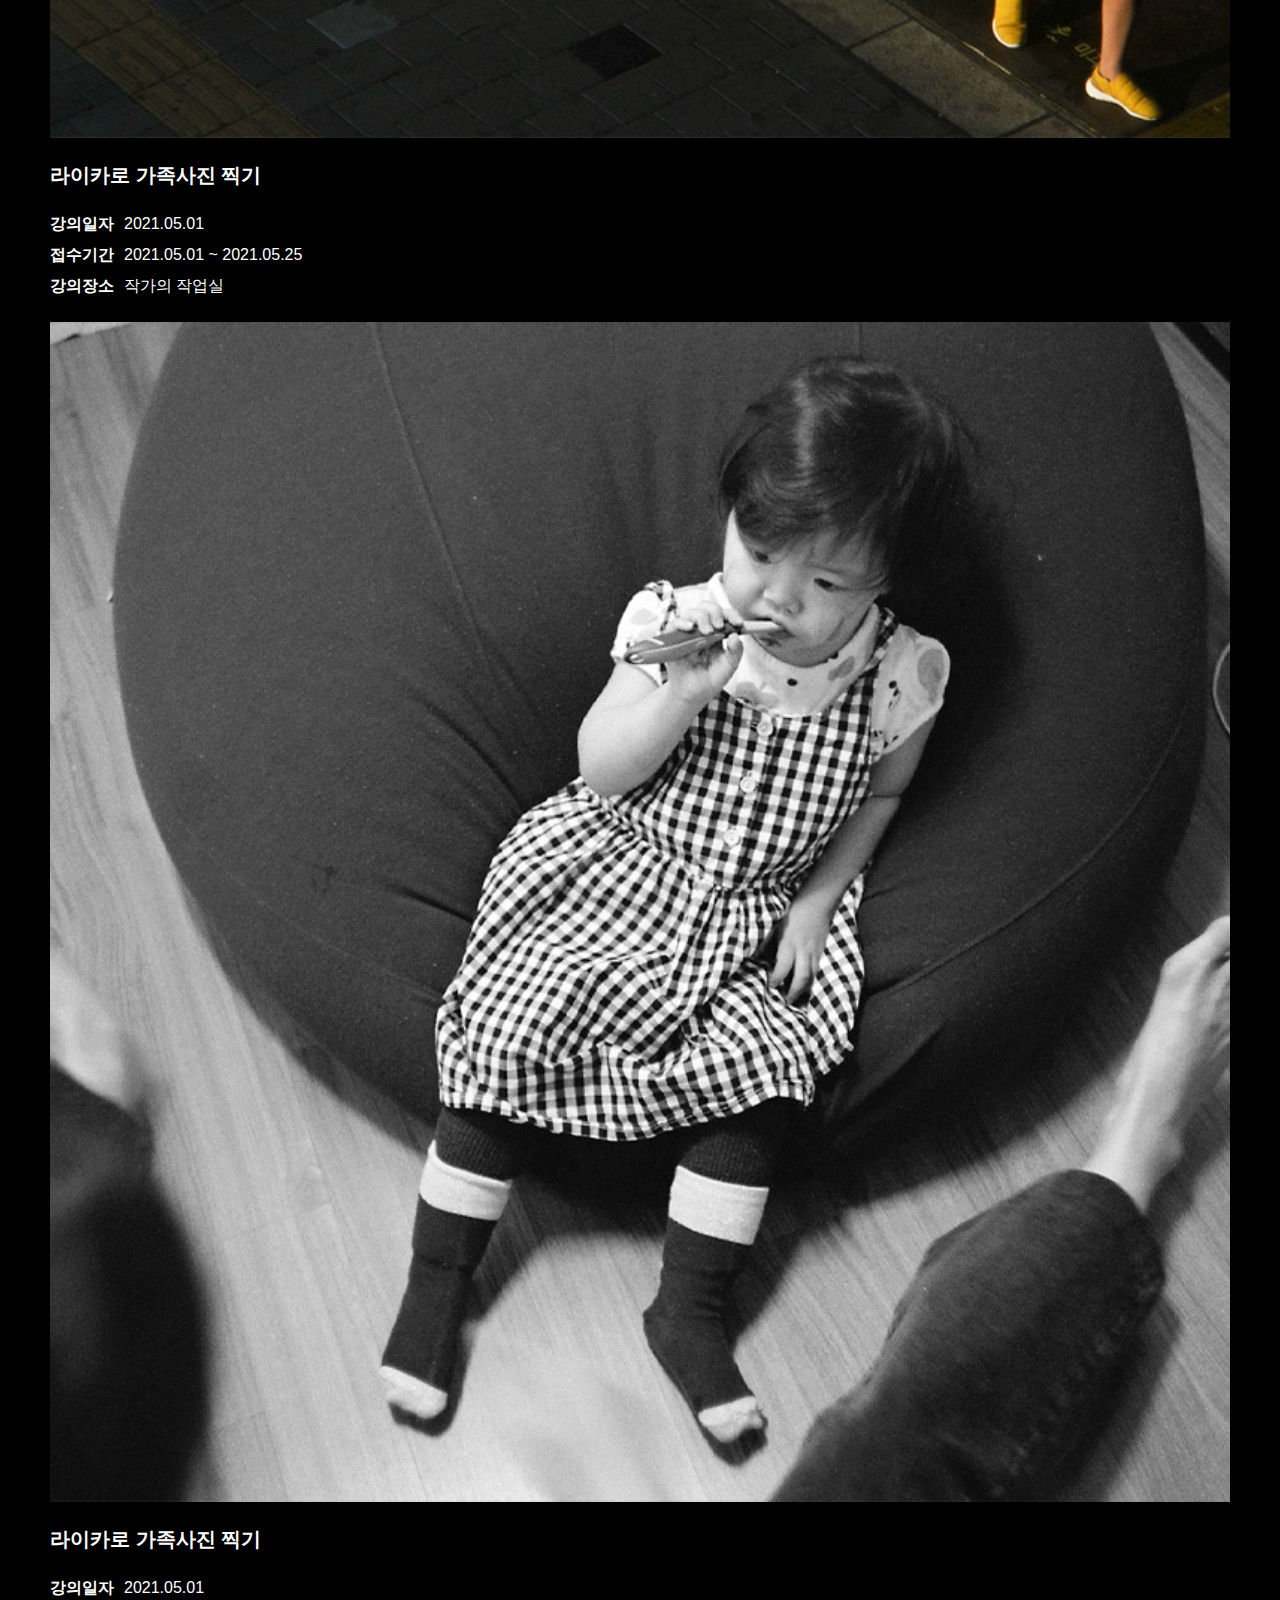
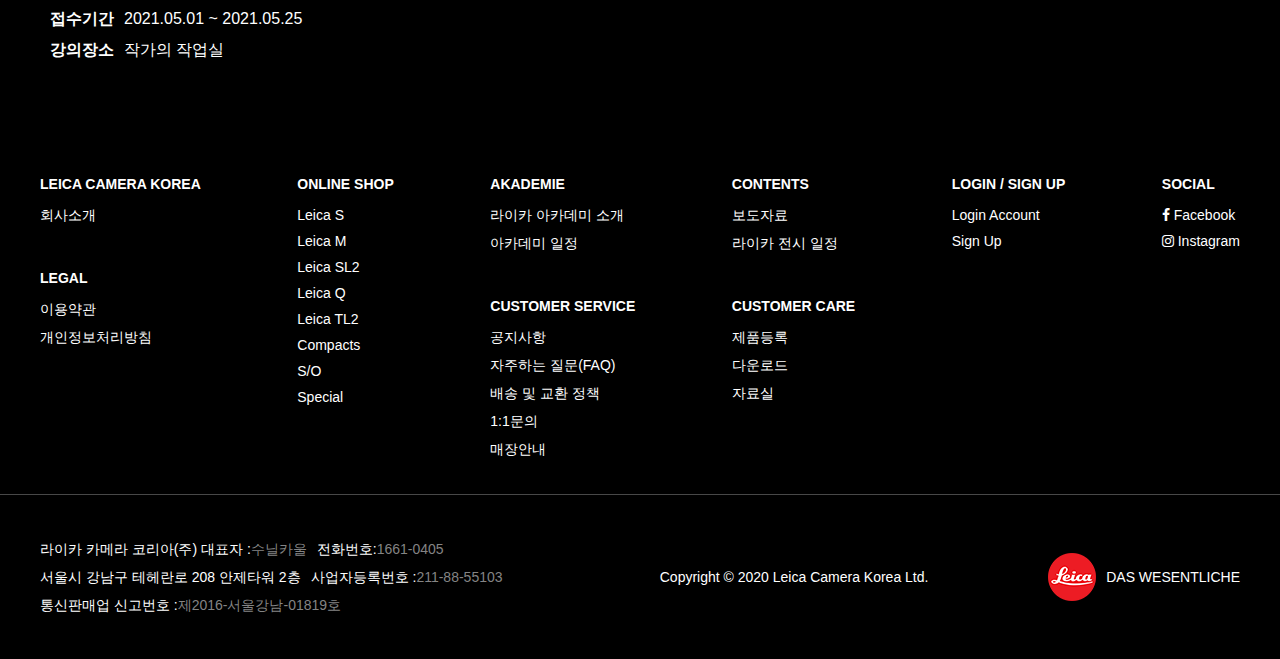
<file: akademy.html>
<!DOCTYPE html>
<html lang="en">
<head>
    <meta charset="UTF-8">
    <meta http-equiv="X-UA-Compatible" content="IE=edge">
    <meta name="viewport" content="width=device-width, initial-scale=1.0">
    <title>공지사항</title>
    <!-- fontawesome -->
    <link rel="stylesheet" href="https://maxcdn.bootstrapcdn.com/font-awesome/4.7.0/css/font-awesome.min.css">
    <!-- slick -->
    <script src="https://code.jquery.com/jquery-3.6.0.js" integrity="sha256-H+K7U5CnXl1h5ywQfKtSj8PCmoN9aaq30gDh27Xc0jk=" crossorigin="anonymous"></script>
    <script src="./js/slick/slick.js"></script>
    <link rel="stylesheet" href="./js/slick/slick.css">
    <link rel="stylesheet" href="./js/slick/slick-theme.css">
    <!-- custom js -->
    <script src="./js/main.js"></script>
    <script src="./js/akademy/akademy.js"></script>
    <!-- custom css -->
    <link rel="stylesheet" href="./css/common/reset.css">
    <link rel="stylesheet" href="./css/common/global.css">
    <link rel="stylesheet" href="./css/common/layouts.css">
    <link rel="stylesheet" href="./css/common/layouts_responsive.css">
    <link rel="stylesheet" href="./css/akademy/akademy.css">
    <link rel="stylesheet" href="./css/akademy/akademy_responsive.css">
</head>
<body>
    <!-- header -->
    <header id="header">
        <div class="wrap">
            <div class="header-left">
                <a href="./index.html">REGISTER A PRODUCT</a>
            </div>
            <div class="header-right">
                <ul>
                    <li>
                        <label for="input-search">
                            <input id="input-search" type="text" placeholder="Search">
                            <i class="fa fa-search" aria-hidden="true"></i>
                        </label>
                    </li>
                    <li>
                        <select name="lang" id="lang-list">
                            <option value="lang-kr">Korea</option>
                            <option value="lang-jp">Japan</option>
                            <option value="lang-us">English</option>
                        </select>
                    </li>
                    <li><a href="./login.html">Login</a></li>
                    <li><a href="#none">
                        <button class="btn-link">
                            <i class="fa fa-shopping-cart" aria-hidden="true"></i>
                            OnlineStore
                        </button>
                        
                    </a></li>
                </ul>
            </div>
            <div class="header-menu">
                <div class="header-menu-container">
                    <div class="wrap">
                        <!-- 1st -->
                        <div class="header-menu-item">
                            <div class="header-menu-img">
                                <img src="./img/camera_leica_s.jpg" alt="leica_s">
                            </div>
                            <ul class="header-menu-list">
                                <h6>
                                    <a href="./product.html">
                                        Leica S
                                        <span>완벽한 균형</span>
                                    </a>
                                </h6>
                                <li><a href="./product.html">Leica S3</a></li>
                                <li><a href="./product.html">S Lenses</a></li>
                                <li><a href="./product.html"></a></li>
                            </ul>
                        </div>
                        <!-- 2nd -->
                        <div class="header-menu-item">
                            <div class="header-menu-img">
                                <img src="./img/camera_leica_m.jpg" alt="leica_s">
                            </div>
                            <ul class="header-menu-list">
                                <h6>
                                    <a href="./product.html">
                                        Leica M
                                        <span>순간에 더 가까이</span>
                                    </a>
                                </h6>
                                <li><a href="./product.html">Leica M10-R</a></li>
                                <li><a href="./product.html">Leica M10-P</a></li>
                                <li><a href="./product.html">Leica M</a></li>
                                <li><a href="./product.html">M Lenses</a></li>
                                <li><a href="./product.html">M Accessories</a></li>
                            </ul>
                        </div>

                        <div class="header-menu-item">
                            <div class="header-menu-img">
                                <img src="./img/camera_leica_sl.jpg" alt="leica_s">
                            </div>
                            <ul class="header-menu-list">
                                <h6>
                                    <a href="./product.html">
                                        Leica SL
                                        <span>사진은 당신의 선택</span>
                                    </a>
                                </h6>
                                <li><a href="./product.html">Leica SL2</a></li>
                                <li><a href="./product.html">SL Lensess</a></li>
                                <li><a href="./product.html">SL Accessories</a></li>
                            </ul>
                        </div>

                        <div class="header-menu-item">
                            <div class="header-menu-img">
                                <img src="./img/camera_leica_q.jpg" alt="leica_s">
                            </div>
                            <ul class="header-menu-list">
                                <h6>
                                    <a href="./product.html">
                                        Leica Q
                                        <span>오차가 없는 완벽함</span>
                                    </a>
                                </h6>
                                <li><a href="./product.html">Leica Q2</a></li>
                                <li><a href="./product.html">Leica Q-P</a></li>
                                <li><a href="./product.html">Q Accessories</a></li>
                            </ul>
                        </div>

                        <div class="header-menu-item">
                            <div class="header-menu-img">
                                <img src="./img/camera_leica_m.jpg" alt="leica_s">
                            </div>
                            <ul class="header-menu-list">
                                <h6>
                                    <a href="./product.html">
                                        CL & TL2
                                        <span>꿈은 크게 짐은 가볍게</span>
                                    </a>
                                </h6>
                                <li><a href="./product.html">Leica CL</a></li>
                                <li><a href="./product.html">CL/TL LLenses</a></li>
                                <li><a href="./product.html">CL/TL Accessories</a></li>
                            </ul>
                        </div>

                        <div class="header-menu-item">
                            <div class="header-menu-img">
                                <img src="./img/camera_compact.jpg" alt="leica_s">
                            </div>
                            <ul class="header-menu-list">
                                <h6>
                                    <a href="./product.html">
                                        Compact
                                        <span>작지만 엄청난 성능</span>
                                    </a>
                                </h6>
                                <li><a href="./product.html">C-Lux</a></li>
                                <li><a href="./product.html">D-Lux7s</a></li>
                                <li><a href="./product.html">V-Lux5</a></li>
                                <li><a href="./product.html">Compact Accessories</a></li>
                            </ul>
                        </div>

                        <div class="header-menu-item">
                            <div class="header-menu-img">
                                <img src="./img/camera_so.jpg" alt="leica_s">
                            </div>
                            <ul class="header-menu-list">
                                <h6>
                                    <a href="./product.html">
                                        S/O
                                        <span>자연에 매료되다</span>
                                    </a>
                                </h6>
                                <li><a href="./product.html">Ultravid</a></li>
                            </ul>
                        </div>

                        <div class="header-menu-item">
                            <div class="header-menu-img">
                                <img src="./img/camera_leica_ona.jpg" alt="leica_s">
                            </div>
                            <ul class="header-menu-list">
                                <h6>
                                    <a href="./product.html">
                                        Special
                                        <span>또 다른 특별함</span>
                                    </a>
                                </h6>
                                <li><a href="./product.html">Sofort</a></li>
                                <li><a href="./product.html">Online Exclusive</a></li>
                                <li><a href="./product.html">LEICA X ZEGNA</a></li>
                                <li><a href="./product.html">Insta360</a></li>
                                <li><a href="./product.html">Soft Goods</a></li>
                            </ul>
                        </div>

                        <div class="header-menu-item wide">
                            <a href="./product.html">
                                모든제품보기
                            </a>
                        </div>

                    </div>
                </div>
            </div>
        </div>
    </header>
    <!-- gnb -->
    <nav id="gnb">
        <div class="wrap">
            <!-- logo -->
            <h1 class="visually-hidden">
                Leica
            </h1>
            <a href="./index.html" class="logo-box">
                <img src="./img/logo48.png" alt="로고">
            </a>
            <ul class="gnb-depth1">
                <li>
                    <a href="./introduce.html">LEICA CAMERA KOREA</a>
                    <ul class="gnb-depth2">
                        <div class="wrap">
                            <li><a href="./introduce.html">회사소개</a></li>
                            <li><a href="./introduce.html">공지사항</a></li>
                            <li><a href="./introduce.html">자주하는 질문</a></li>
                        </div>
                    </ul>
                </li>
                <li>
                    <a href="./akademy.html">AKADEMIE</a>
                    <ul class="gnb-depth2">
                        <div class="wrap">
                            <li><a href="./akademy.html">라이카아카데미</a></li>
                            <li><a href="./akademy.html">아카데미 일정</a></li>
                        </div>
                    </ul>
                </li>
                <li>
                    <a href="./content.html">CONTENTS</a>
                    <ul class="gnb-depth2">
                        <div class="wrap">
                            <li><a href="./content.html">보도자료</a></li>
                            <li><a href="./content.html">전시</a></li>
                        </div>
                    </ul>
                </li>
                <li>
                    <a href="./store.html">STORE/SERVICE CENTER</a>
                    <ul class="gnb-depth2">
                        <div class="wrap">
                            <li><a href="./store.html">위치안내</a></li>                            
                        </div>

                    </ul>
                </li>
                <li>
                    <a href="./login.html">CUSTOMER CARE</a>
                    <ul class="gnb-depth2">
                        <div class="wrap">
                            <li><a href="./login.html">제품등록</a></li>
                            <li><a href="./login.html">다운로드</a></li>
                            <li><a href="./login.html">자료실</a></li>
                            <li><a href="./login.html">온라인 상담예약</a></li>
                            <li><a href="./login.html">오프라인 상담예약</a></li>
                        </div>
                    </ul>
                </li>
            </ul>
            <div class="btn-group">
                <button class="btn-link" onclick="window.location.href = './product.html'">
                    <i class="fa fa-shopping-cart" aria-hidden="true"></i>
                    OnlineStore
                </button>
                
                <a class="btn-cart" href="#none">
                    <i class="fa fa-shopping-cart" aria-hidden="true"></i>
                </a>
                
                <div class="btn-trigger">
                    <span></span>
                    <span></span>
                    <span></span>
                </div>
            </div>
        </div>
        <div class="gnb-side">
            <ul class="gnb-depth1">
                <li>
                    <a href="./introduce.html">LEICA CAMERA KOREA</a>
                    <ul class="gnb-depth2">
                        <li><a href="./introduce.html">회사소개</a></li>
                        <li><a href="./introduce.html">공지사항</a></li>
                        <li><a href="./introduce.html">자주하는 질문</a></li>
                    </ul>
                </li>
                <li>
                    <a href="./akademy.html">AKADEMIE</a>
                    <ul class="gnb-depth2">
                        <li><a href="./akademy.html">라이카아카데미</a></li>
                        <li><a href="./akademy.html">아카데미 일정</a></li>
                    </ul>
                </li>
                <li>
                    <a href="./content.html">CONTENTS</a>
                    <ul class="gnb-depth2">
                        <li><a href="./content.html">보도자료</a></li>
                        <li><a href="./content.html">전시</a></li>
                    </ul>
                </li>
                <li>
                    <a href="./store.html">STORE/SERVICE CENTER</a>
                    <ul class="gnb-depth2">
                        <li><a href="./store.html">위치안내</a></li>                            
                    </ul>
                </li>
                <li>
                    <a href="./login.html">CUSTOMER CARE</a>
                    <ul class="gnb-depth2">
                        <li><a href="./login.html">제품등록</a></li>
                        <li><a href="./login.html">다운로드</a></li>
                        <li><a href="./login.html">자료실</a></li>
                        <li><a href="./login.html">온라인 상담예약</a></li>
                        <li><a href="./login.html">오프라인 상담예약</a></li>
                    </ul>
                </li>
            </ul>
        </div>
    </nav>
    <!-- content -->
    <!-- section1 : main-banner -->
    <section class="main-banner">
        <h1 class="visually-hidden">아카데미소개</h1>
        <div class="main-banner-img">
            <img src="./img/akademy/akademy_main.png" alt="아카데미 메인이미지">
        </div>
        <div class="main-banner-text">
            <h2 class="title">
                라이카에서 매주 열리는<br>
                다양한 클래스
            </h2>
            <a class="subtitle" href="#schedule">
                아카데미 일정 보러가기
            </a>
        </div>
    </section>
    <!-- section2 : main-text -->
    <section class="main-text">
        <h1 class="visually-hidden">아카데미설명</h1>
        <div class="wrap">
            <div class="main-text-left">
                <span>완벽한</span>
                <span>사진을 위한</span>
                <span>안목</span>
            </div>
            <div class="main-text-left">
                <span>
                    <strong>첫째,</strong> 앙리 까르티에 브레송의 발자취를 따라 함께 걸어봅시다.
                    라이카 포토그래퍼들과 함께 놀라운 순간을 포착해보세요.
                </span>
                <span>
                    <strong>둘째,</strong> 라이카 아카데미는 여러분에게 사진 지식을 전달하고,
                    나만의 사진을 표현하는 방법을 알려줍니다.
                </span>
                <span>
                    <strong>셋째,</strong>
                    당신이 초보든 전문가든, 우리와 함께 그 다음 단계로 나아가보세요.
                </span>
            </div>
        </div>
    </section>
    <!-- section3 :  -->
    <section id="schedule" class="slide">
        <div class="wrap">
            <h1>Recent Akademie</h1>
            <div class="slide-container">
                <div class="slide-item">
                    <a href="#none" class="link-only ef-overlay">
                        <div class="slide-item-img">
                            <img src="./img/akademy/akademy1.jpg" alt="아카데미일정1">
                        </div>
                        <div class="slide-item-text">
                            <h4>
                                라이카로 가족사진 찍기
                            </h4>
                            <ul>
                                <li><strong>강의일자</strong>2021.05.01</li>
                                <li><strong>접수기간</strong>2021.05.01 ~ 2021.05.25</li>
                                <li><strong>강의장소</strong>작가의 작업실</li>
                            </ul>
                        </div>
                    </a>
                </div>
                
                <div class="slide-item">
                    <a href="#none" class="link-only ef-overlay">
                        <div class="slide-item-img">
                            <img src="./img/akademy/akademy2.jpg" alt="아카데미일정1">
                        </div>
                        <div class="slide-item-text">
                            <h4>
                                라이카로 가족사진 찍기
                            </h4>
                            <ul>
                                <li><strong>강의일자</strong>2021.05.01</li>
                                <li><strong>접수기간</strong>2021.05.01 ~ 2021.05.25</li>
                                <li><strong>강의장소</strong>작가의 작업실</li>
                            </ul>
                        </div>
                    </a>
                </div>

                <div class="slide-item">
                    <a href="#none" class="link-only ef-overlay">
                        <div class="slide-item-img">
                            <img src="./img/akademy/akademy3.jpg" alt="아카데미일정1">
                        </div>
                        <div class="slide-item-text">
                            <h4>
                                라이카로 가족사진 찍기
                            </h4>
                            <ul>
                                <li><strong>강의일자</strong>2021.05.01</li>
                                <li><strong>접수기간</strong>2021.05.01 ~ 2021.05.25</li>
                                <li><strong>강의장소</strong>작가의 작업실</li>
                            </ul>
                        </div>
                    </a>
                </div>

                <div class="slide-item">
                    <a href="#none" class="link-only ef-overlay">
                        <div class="slide-item-img">
                            <img src="./img/akademy/akademy4.jpg" alt="아카데미일정1">
                        </div>
                        <div class="slide-item-text">
                            <h4>
                                라이카로 가족사진 찍기
                            </h4>
                            <ul>
                                <li><strong>강의일자</strong>2021.05.01</li>
                                <li><strong>접수기간</strong>2021.05.01 ~ 2021.05.25</li>
                                <li><strong>강의장소</strong>작가의 작업실</li>
                            </ul>
                        </div>
                    </a>
                </div>
                
            </div>
        </div>
       
    </section>
    <!-- footer -->
    <footer id="footer">        
        <nav class="footer-nav">
            <div class="wrap">
                <!-- 1st -->
                <div>
                    <ul>
                        <li class="footer-nav-title">LEICA CAMERA KOREA</li>
                        <li><a href="#none">회사소개</a></li>
                    </ul>
                    <ul>
                        <li class="footer-nav-title">LEGAL</li>
                        <li><a href="#none">이용약관</a></li>
                        <li><a href="#none">개인정보처리방침</a></li>
                    </ul>
                </div>
                <!-- 2nd -->
                <div>
                    <ul>
                        <li class="footer-nav-title">ONLINE SHOP</li>
                        <li><a href="#none">Leica S</a></li>
                        <li><a href="#none">Leica M </a></li>
                        <li><a href="#none">Leica SL2</a></li>
                        <li><a href="#none">Leica Q</a></li>
                        <li><a href="#none">Leica TL2</a></li>
                        <li><a href="#none">Compacts</a></li>
                        <li><a href="#none">S/O</a></li>
                        <li><a href="#none">Special</a></li>
                    </ul>
                </div>
                <!-- 3rd -->
                <div>
                    <ul>
                        <li class="footer-nav-title">AKADEMIE</li>
                        <li><a href="#none">라이카 아카데미 소개</a></li>
                        <li><a href="#none">아카데미 일정 </a></li>
                    </ul>
                    <ul>
                        <li class="footer-nav-title">CUSTOMER SERVICE</li>
                        <li><a href="#none">공지사항</a></li>
                        <li><a href="#none">자주하는 질문(FAQ)</a></li>
                        <li><a href="#none">배송 및 교환 정책</a></li>
                        <li><a href="#none">1:1문의</a></li>
                        <li><a href="#none">매장안내</a></li>
                    </ul>
                </div>
                <!-- 4th -->
                <div>
                    <ul>
                        <li class="footer-nav-title">CONTENTS</li>
                        <li><a href="#none">보도자료</a></li>
                        <li><a href="#none">라이카 전시 일정</a></li>
                    </ul>
                    <ul>
                        <li class="footer-nav-title">CUSTOMER CARE</li>
                        <li><a href="#none">제품등록</a></li>
                        <li><a href="#none">다운로드</a></li>
                        <li><a href="#none">자료실</a></li>
                    </ul>
                </div>
                <!-- 5th -->
                <div>
                    <ul>
                        <li class="footer-nav-title">LOGIN / SIGN UP</li>
                        <li><a href="#none">Login Account</a></li>
                        <li><a href="#none">Sign Up</a></li>
                    </ul>
                </div>
                <!-- 6th -->
                <div>
                    <ul>
                        <li class="footer-nav-title">SOCIAL</li>
                        <li><a href="#none">
                            <i class="fa fa-facebook" aria-hidden="true"></i>
                            Facebook
                        </a></li>
                        <li><a href="#none">
                            <i class="fa fa-instagram" aria-hidden="true"></i>
                            Instagram
                        </a></li>
                    </ul>
                </div>
            </div>
            
        </nav>
        <!-- footer info -->
        <div class="footer-info">
            <div class="wrap">
                <ul>
                    <li><span>라이카 카메라 코리아(주) 대표자 :</span>수닐카울</li>
                    <li><span>전화번호:</span>1661-0405</li>
                    <li><span>서울시 강남구 테헤란로 208 안제타워 2층</span></li>
                    <li><span>사업자등록번호 :</span>211-88-55103</li>
                    <li><span>통신판매업 신고번호 :</span>제2016-서울강남-01819호</li>
                </ul>
                <p class="copy">
                    Copyright © 2020 Leica Camera Korea Ltd.
                </p>
                <a class="footer-link" href="#none">
                    <img src="./img/logo48.png" alt="라이카 로고">
                    DAS WESENTLICHE
                </a>
            </div>
        </div>
    </footer>
    <!-- btn top -->
    <a href="#" class="btn-top">
        <i class="fa fa-arrow-up" aria-hidden="true"></i>
    </a>
</body>
</html>
</file>
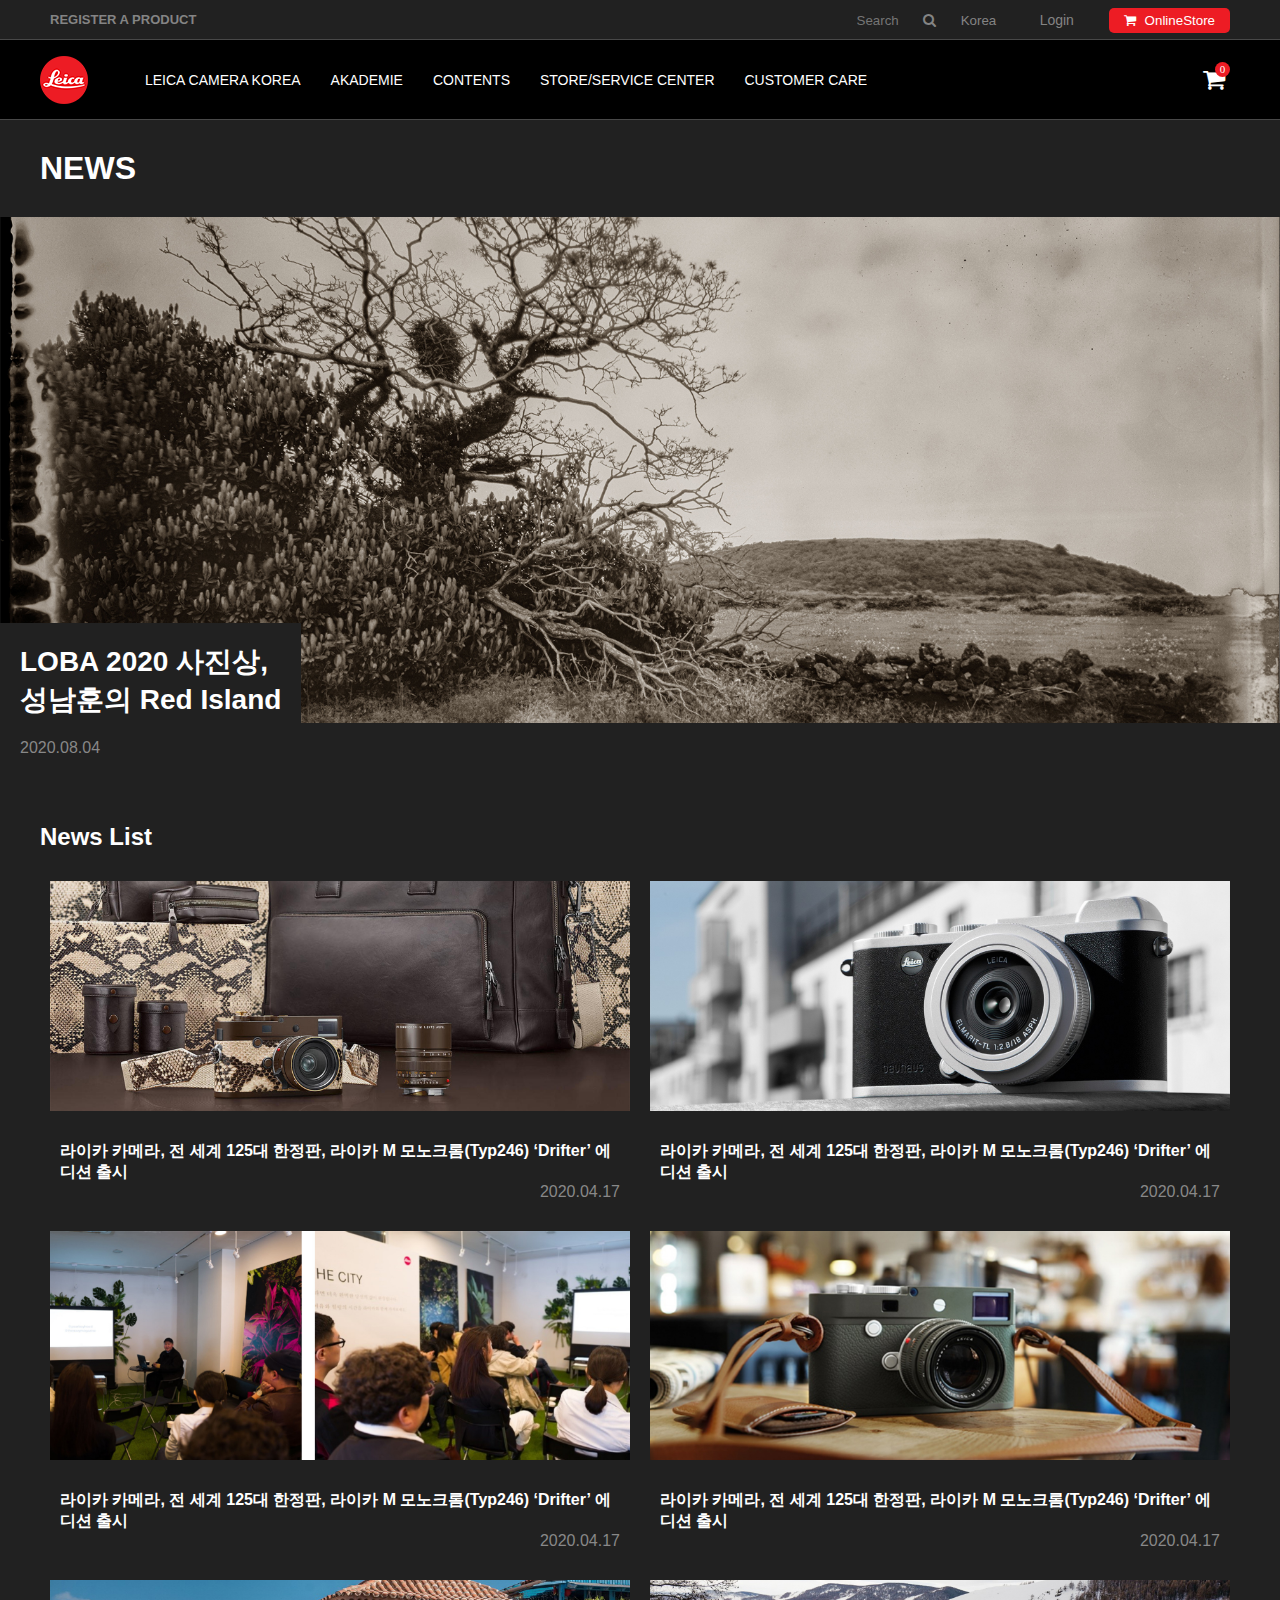
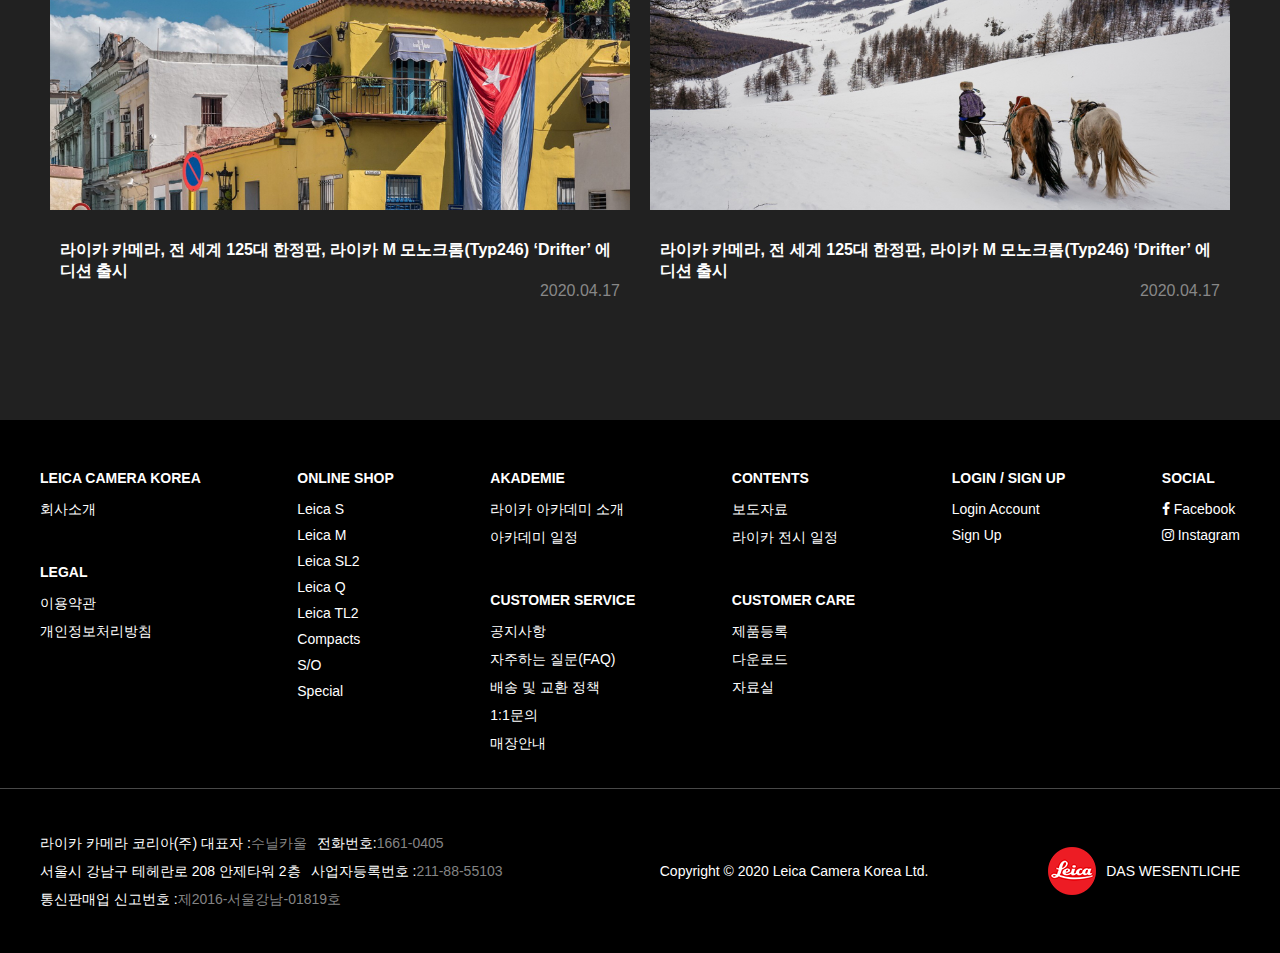
<file: content.html>
<!DOCTYPE html>
<html lang="en">
<head>
    <meta charset="UTF-8">
    <meta http-equiv="X-UA-Compatible" content="IE=edge">
    <meta name="viewport" content="width=device-width, initial-scale=1.0">
    <title>콘텐츠</title>
    <!-- fontawesome -->
    <link rel="stylesheet" href="https://maxcdn.bootstrapcdn.com/font-awesome/4.7.0/css/font-awesome.min.css">
    <!-- custom js -->
    <script src="https://code.jquery.com/jquery-3.6.0.js" integrity="sha256-H+K7U5CnXl1h5ywQfKtSj8PCmoN9aaq30gDh27Xc0jk=" crossorigin="anonymous"></script>
    <script src="./js/main.js"></script>
    <!-- custom css -->
    <link rel="stylesheet" href="./css/common/reset.css">
    <link rel="stylesheet" href="./css/common/global.css">
    <link rel="stylesheet" href="./css/common/layouts.css">
    <link rel="stylesheet" href="./css/common/layouts_responsive.css">
    <link rel="stylesheet" href="./css/content/content.css">
    <link rel="stylesheet" href="./css/content/content_responsive.css">
</head>
<body>
    <!-- header -->
    <header id="header">
        <div class="wrap">
            <div class="header-left">
                <a href="./index.html">REGISTER A PRODUCT</a>
            </div>
            <div class="header-right">
                <ul>
                    <li>
                        <label for="input-search">
                            <input id="input-search" type="text" placeholder="Search">
                            <i class="fa fa-search" aria-hidden="true"></i>
                        </label>
                    </li>
                    <li>
                        <select name="lang" id="lang-list">
                            <option value="lang-kr">Korea</option>
                            <option value="lang-jp">Japan</option>
                            <option value="lang-us">English</option>
                        </select>
                    </li>
                    <li><a href="./login.html">Login</a></li>
                    <li><a href="#none">
                        <button class="btn-link">
                            <i class="fa fa-shopping-cart" aria-hidden="true"></i>
                            OnlineStore
                        </button>
                        
                    </a></li>
                </ul>
            </div>
            <div class="header-menu">
                <div class="header-menu-container">
                    <div class="wrap">
                        <!-- 1st -->
                        <div class="header-menu-item">
                            <div class="header-menu-img">
                                <img src="./img/camera_leica_s.jpg" alt="leica_s">
                            </div>
                            <ul class="header-menu-list">
                                <h6>
                                    <a href="./product.html">
                                        Leica S
                                        <span>완벽한 균형</span>
                                    </a>
                                </h6>
                                <li><a href="./product.html">Leica S3</a></li>
                                <li><a href="./product.html">S Lenses</a></li>
                                <li><a href="./product.html"></a></li>
                            </ul>
                        </div>
                        <!-- 2nd -->
                        <div class="header-menu-item">
                            <div class="header-menu-img">
                                <img src="./img/camera_leica_m.jpg" alt="leica_s">
                            </div>
                            <ul class="header-menu-list">
                                <h6>
                                    <a href="./product.html">
                                        Leica M
                                        <span>순간에 더 가까이</span>
                                    </a>
                                </h6>
                                <li><a href="./product.html">Leica M10-R</a></li>
                                <li><a href="./product.html">Leica M10-P</a></li>
                                <li><a href="./product.html">Leica M</a></li>
                                <li><a href="./product.html">M Lenses</a></li>
                                <li><a href="./product.html">M Accessories</a></li>
                            </ul>
                        </div>

                        <div class="header-menu-item">
                            <div class="header-menu-img">
                                <img src="./img/camera_leica_sl.jpg" alt="leica_s">
                            </div>
                            <ul class="header-menu-list">
                                <h6>
                                    <a href="./product.html">
                                        Leica SL
                                        <span>사진은 당신의 선택</span>
                                    </a>
                                </h6>
                                <li><a href="./product.html">Leica SL2</a></li>
                                <li><a href="./product.html">SL Lensess</a></li>
                                <li><a href="./product.html">SL Accessories</a></li>
                            </ul>
                        </div>

                        <div class="header-menu-item">
                            <div class="header-menu-img">
                                <img src="./img/camera_leica_q.jpg" alt="leica_s">
                            </div>
                            <ul class="header-menu-list">
                                <h6>
                                    <a href="./product.html">
                                        Leica Q
                                        <span>오차가 없는 완벽함</span>
                                    </a>
                                </h6>
                                <li><a href="./product.html">Leica Q2</a></li>
                                <li><a href="./product.html">Leica Q-P</a></li>
                                <li><a href="./product.html">Q Accessories</a></li>
                            </ul>
                        </div>

                        <div class="header-menu-item">
                            <div class="header-menu-img">
                                <img src="./img/camera_leica_m.jpg" alt="leica_s">
                            </div>
                            <ul class="header-menu-list">
                                <h6>
                                    <a href="./product.html">
                                        CL & TL2
                                        <span>꿈은 크게 짐은 가볍게</span>
                                    </a>
                                </h6>
                                <li><a href="./product.html">Leica CL</a></li>
                                <li><a href="./product.html">CL/TL LLenses</a></li>
                                <li><a href="./product.html">CL/TL Accessories</a></li>
                            </ul>
                        </div>

                        <div class="header-menu-item">
                            <div class="header-menu-img">
                                <img src="./img/camera_compact.jpg" alt="leica_s">
                            </div>
                            <ul class="header-menu-list">
                                <h6>
                                    <a href="./product.html">
                                        Compact
                                        <span>작지만 엄청난 성능</span>
                                    </a>
                                </h6>
                                <li><a href="./product.html">C-Lux</a></li>
                                <li><a href="./product.html">D-Lux7s</a></li>
                                <li><a href="./product.html">V-Lux5</a></li>
                                <li><a href="./product.html">Compact Accessories</a></li>
                            </ul>
                        </div>

                        <div class="header-menu-item">
                            <div class="header-menu-img">
                                <img src="./img/camera_so.jpg" alt="leica_s">
                            </div>
                            <ul class="header-menu-list">
                                <h6>
                                    <a href="./product.html">
                                        S/O
                                        <span>자연에 매료되다</span>
                                    </a>
                                </h6>
                                <li><a href="./product.html">Ultravid</a></li>
                            </ul>
                        </div>

                        <div class="header-menu-item">
                            <div class="header-menu-img">
                                <img src="./img/camera_leica_ona.jpg" alt="leica_s">
                            </div>
                            <ul class="header-menu-list">
                                <h6>
                                    <a href="./product.html">
                                        Special
                                        <span>또 다른 특별함</span>
                                    </a>
                                </h6>
                                <li><a href="./product.html">Sofort</a></li>
                                <li><a href="./product.html">Online Exclusive</a></li>
                                <li><a href="./product.html">LEICA X ZEGNA</a></li>
                                <li><a href="./product.html">Insta360</a></li>
                                <li><a href="./product.html">Soft Goods</a></li>
                            </ul>
                        </div>

                        <div class="header-menu-item wide">
                            <a href="./product.html">
                                모든제품보기
                            </a>
                        </div>

                    </div>
                </div>
            </div>
        </div>
    </header>
    <!-- gnb -->
    <nav id="gnb">
        <div class="wrap">
            <!-- logo -->
            <h1 class="visually-hidden">
                Leica
            </h1>
            <a href="./index.html" class="logo-box">
                <img src="./img/logo48.png" alt="로고">
            </a>
            <ul class="gnb-depth1">
                <li>
                    <a href="./introduce.html">LEICA CAMERA KOREA</a>
                    <ul class="gnb-depth2">
                        <div class="wrap">
                            <li><a href="./introduce.html">회사소개</a></li>
                            <li><a href="./introduce.html">공지사항</a></li>
                            <li><a href="./introduce.html">자주하는 질문</a></li>
                        </div>
                    </ul>
                </li>
                <li>
                    <a href="./akademy.html">AKADEMIE</a>
                    <ul class="gnb-depth2">
                        <div class="wrap">
                            <li><a href="./akademy.html">라이카아카데미</a></li>
                            <li><a href="./akademy.html">아카데미 일정</a></li>
                        </div>
                    </ul>
                </li>
                <li>
                    <a href="./content.html">CONTENTS</a>
                    <ul class="gnb-depth2">
                        <div class="wrap">
                            <li><a href="./content.html">보도자료</a></li>
                            <li><a href="./content.html">전시</a></li>
                        </div>
                    </ul>
                </li>
                <li>
                    <a href="./store.html">STORE/SERVICE CENTER</a>
                    <ul class="gnb-depth2">
                        <div class="wrap">
                            <li><a href="./store.html">위치안내</a></li>                            
                        </div>

                    </ul>
                </li>
                <li>
                    <a href="./login.html">CUSTOMER CARE</a>
                    <ul class="gnb-depth2">
                        <div class="wrap">
                            <li><a href="./login.html">제품등록</a></li>
                            <li><a href="./login.html">다운로드</a></li>
                            <li><a href="./login.html">자료실</a></li>
                            <li><a href="./login.html">온라인 상담예약</a></li>
                            <li><a href="./login.html">오프라인 상담예약</a></li>
                        </div>
                    </ul>
                </li>
            </ul>
            <div class="btn-group">
                <button class="btn-link" onclick="window.location.href = './product.html'">
                    <i class="fa fa-shopping-cart" aria-hidden="true"></i>
                    OnlineStore
                </button>
                
                <a class="btn-cart" href="#none">
                    <i class="fa fa-shopping-cart" aria-hidden="true"></i>
                </a>
                
                <div class="btn-trigger">
                    <span></span>
                    <span></span>
                    <span></span>
                </div>
            </div>
        </div>
        <div class="gnb-side">
            <ul class="gnb-depth1">
                <li>
                    <a href="./introduce.html">LEICA CAMERA KOREA</a>
                    <ul class="gnb-depth2">
                        <li><a href="./introduce.html">회사소개</a></li>
                        <li><a href="./introduce.html">공지사항</a></li>
                        <li><a href="./introduce.html">자주하는 질문</a></li>
                    </ul>
                </li>
                <li>
                    <a href="./akademy.html">AKADEMIE</a>
                    <ul class="gnb-depth2">
                        <li><a href="./akademy.html">라이카아카데미</a></li>
                        <li><a href="./akademy.html">아카데미 일정</a></li>
                    </ul>
                </li>
                <li>
                    <a href="./content.html">CONTENTS</a>
                    <ul class="gnb-depth2">
                        <li><a href="./content.html">보도자료</a></li>
                        <li><a href="./content.html">전시</a></li>
                    </ul>
                </li>
                <li>
                    <a href="./store.html">STORE/SERVICE CENTER</a>
                    <ul class="gnb-depth2">
                        <li><a href="./store.html">위치안내</a></li>                            
                    </ul>
                </li>
                <li>
                    <a href="./login.html">CUSTOMER CARE</a>
                    <ul class="gnb-depth2">
                        <li><a href="./login.html">제품등록</a></li>
                        <li><a href="./login.html">다운로드</a></li>
                        <li><a href="./login.html">자료실</a></li>
                        <li><a href="./login.html">온라인 상담예약</a></li>
                        <li><a href="./login.html">오프라인 상담예약</a></li>
                    </ul>
                </li>
            </ul>
        </div>
    </nav>
    <!-- content -->
    <!-- main banner -->
    <section class="main-banner">
        <div class="wrap">
            <h1 class="main-banner-header">
                NEWS
            </h1>
        </div>
        
        <a href="#none" class="link-only">
            <div class="main-banner-img">
                <img src="./img/content/main.jpg" alt="컨텐츠메인이미지">
            </div>
            <div class="main-banner-text">
                <h2>
                    LOBA 2020 사진상,<br>
                    성남훈의 Red Island
                </h2>
                <span class="date">
                    2020.08.04
                </span>
            </div>
        </a>
    </section>
    <!-- 갤러리 -->
    <section class="gallery">
        <div class="wrap">
            <h1 class="visually-hidden">뉴스 컨텐츠 영역</h1>
            <h2>News List</h2>
            <div class="gallery-container">
                <div class="gallery-item">
                    <a href="" class="link-only ef-overlay">
                        <div class="gallery-img">
                            <img src="./img/content/article1.jpg" alt="뉴스이미지1">
                        </div>
                        <div class="gallery-text">
                            <h4 class="title">
                                라이카 카메라, 전 세계 125대 한정판, 라이카 M 모노크롬(Typ246) ‘Drifter’ 에디션 출시
                            </h4>
                            <span class="date">
                                2020.04.17
                            </span>
                        </div>
                    </a>
                </div>

                <div class="gallery-item">
                    <a href="" class="link-only ef-overlay">
                        <div class="gallery-img">
                            <img src="./img/content/article2.jpg" alt="뉴스이미지2">
                        </div>
                        <div class="gallery-text">
                            <h4 class="title">
                                라이카 카메라, 전 세계 125대 한정판, 라이카 M 모노크롬(Typ246) ‘Drifter’ 에디션 출시
                            </h4>
                            <span class="date">
                                2020.04.17
                            </span>
                        </div>
                    </a>
                </div>

                <div class="gallery-item">
                    <a href="" class="link-only ef-overlay">
                        <div class="gallery-img">
                            <img src="./img/content/article3.jpg" alt="뉴스이미지3">
                        </div>
                        <div class="gallery-text">
                            <h4 class="title">
                                라이카 카메라, 전 세계 125대 한정판, 라이카 M 모노크롬(Typ246) ‘Drifter’ 에디션 출시
                            </h4>
                            <span class="date">
                                2020.04.17
                            </span>
                        </div>
                    </a>
                </div>

                <div class="gallery-item">
                    <a href="" class="link-only ef-overlay">
                        <div class="gallery-img">
                            <img src="./img/content/article4.jpg" alt="뉴스이미지4">
                        </div>
                        <div class="gallery-text">
                            <h4 class="title">
                                라이카 카메라, 전 세계 125대 한정판, 라이카 M 모노크롬(Typ246) ‘Drifter’ 에디션 출시
                            </h4>
                            <span class="date">
                                2020.04.17
                            </span>
                        </div>
                    </a>
                </div>

                <div class="gallery-item">
                    <a href="" class="link-only ef-overlay">
                        <div class="gallery-img">
                            <img src="./img/content/article5.jpg" alt="뉴스이미지5">
                        </div>
                        <div class="gallery-text">
                            <h4 class="title">
                                라이카 카메라, 전 세계 125대 한정판, 라이카 M 모노크롬(Typ246) ‘Drifter’ 에디션 출시
                            </h4>
                            <span class="date">
                                2020.04.17
                            </span>
                        </div>
                    </a>
                </div>

                <div class="gallery-item">
                    <a href="" class="link-only ef-overlay">
                        <div class="gallery-img">
                            <img src="./img/content/article6.jpg" alt="뉴스이미지6">
                        </div>
                        <div class="gallery-text">
                            <h4 class="title">
                                라이카 카메라, 전 세계 125대 한정판, 라이카 M 모노크롬(Typ246) ‘Drifter’ 에디션 출시
                            </h4>
                            <span class="date">
                                2020.04.17
                            </span>
                        </div>
                    </a>
                </div>
                
                
            </div>
        </div>
    </section>
    <!-- footer -->
    <footer id="footer">        
        <nav class="footer-nav">
            <div class="wrap">
                <!-- 1st -->
                <div>
                    <ul>
                        <li class="footer-nav-title">LEICA CAMERA KOREA</li>
                        <li><a href="#none">회사소개</a></li>
                    </ul>
                    <ul>
                        <li class="footer-nav-title">LEGAL</li>
                        <li><a href="#none">이용약관</a></li>
                        <li><a href="#none">개인정보처리방침</a></li>
                    </ul>
                </div>
                <!-- 2nd -->
                <div>
                    <ul>
                        <li class="footer-nav-title">ONLINE SHOP</li>
                        <li><a href="#none">Leica S</a></li>
                        <li><a href="#none">Leica M </a></li>
                        <li><a href="#none">Leica SL2</a></li>
                        <li><a href="#none">Leica Q</a></li>
                        <li><a href="#none">Leica TL2</a></li>
                        <li><a href="#none">Compacts</a></li>
                        <li><a href="#none">S/O</a></li>
                        <li><a href="#none">Special</a></li>
                    </ul>
                </div>
                <!-- 3rd -->
                <div>
                    <ul>
                        <li class="footer-nav-title">AKADEMIE</li>
                        <li><a href="#none">라이카 아카데미 소개</a></li>
                        <li><a href="#none">아카데미 일정 </a></li>
                    </ul>
                    <ul>
                        <li class="footer-nav-title">CUSTOMER SERVICE</li>
                        <li><a href="#none">공지사항</a></li>
                        <li><a href="#none">자주하는 질문(FAQ)</a></li>
                        <li><a href="#none">배송 및 교환 정책</a></li>
                        <li><a href="#none">1:1문의</a></li>
                        <li><a href="#none">매장안내</a></li>
                    </ul>
                </div>
                <!-- 4th -->
                <div>
                    <ul>
                        <li class="footer-nav-title">CONTENTS</li>
                        <li><a href="#none">보도자료</a></li>
                        <li><a href="#none">라이카 전시 일정</a></li>
                    </ul>
                    <ul>
                        <li class="footer-nav-title">CUSTOMER CARE</li>
                        <li><a href="#none">제품등록</a></li>
                        <li><a href="#none">다운로드</a></li>
                        <li><a href="#none">자료실</a></li>
                    </ul>
                </div>
                <!-- 5th -->
                <div>
                    <ul>
                        <li class="footer-nav-title">LOGIN / SIGN UP</li>
                        <li><a href="#none">Login Account</a></li>
                        <li><a href="#none">Sign Up</a></li>
                    </ul>
                </div>
                <!-- 6th -->
                <div>
                    <ul>
                        <li class="footer-nav-title">SOCIAL</li>
                        <li><a href="#none">
                            <i class="fa fa-facebook" aria-hidden="true"></i>
                            Facebook
                        </a></li>
                        <li><a href="#none">
                            <i class="fa fa-instagram" aria-hidden="true"></i>
                            Instagram
                        </a></li>
                    </ul>
                </div>
            </div>
            
        </nav>
        <!-- footer info -->
        <div class="footer-info">
            <div class="wrap">
                <ul>
                    <li><span>라이카 카메라 코리아(주) 대표자 :</span>수닐카울</li>
                    <li><span>전화번호:</span>1661-0405</li>
                    <li><span>서울시 강남구 테헤란로 208 안제타워 2층</span></li>
                    <li><span>사업자등록번호 :</span>211-88-55103</li>
                    <li><span>통신판매업 신고번호 :</span>제2016-서울강남-01819호</li>
                </ul>
                <p class="copy">
                    Copyright © 2020 Leica Camera Korea Ltd.
                </p>
                <a class="footer-link" href="#none">
                    <img src="./img/logo48.png" alt="라이카 로고">
                    DAS WESENTLICHE
                </a>
            </div>
        </div>
    </footer>
    <!-- btn top -->
    <a href="#" class="btn-top">
        <i class="fa fa-arrow-up" aria-hidden="true"></i>
    </a>
</body>
</html>
</file>
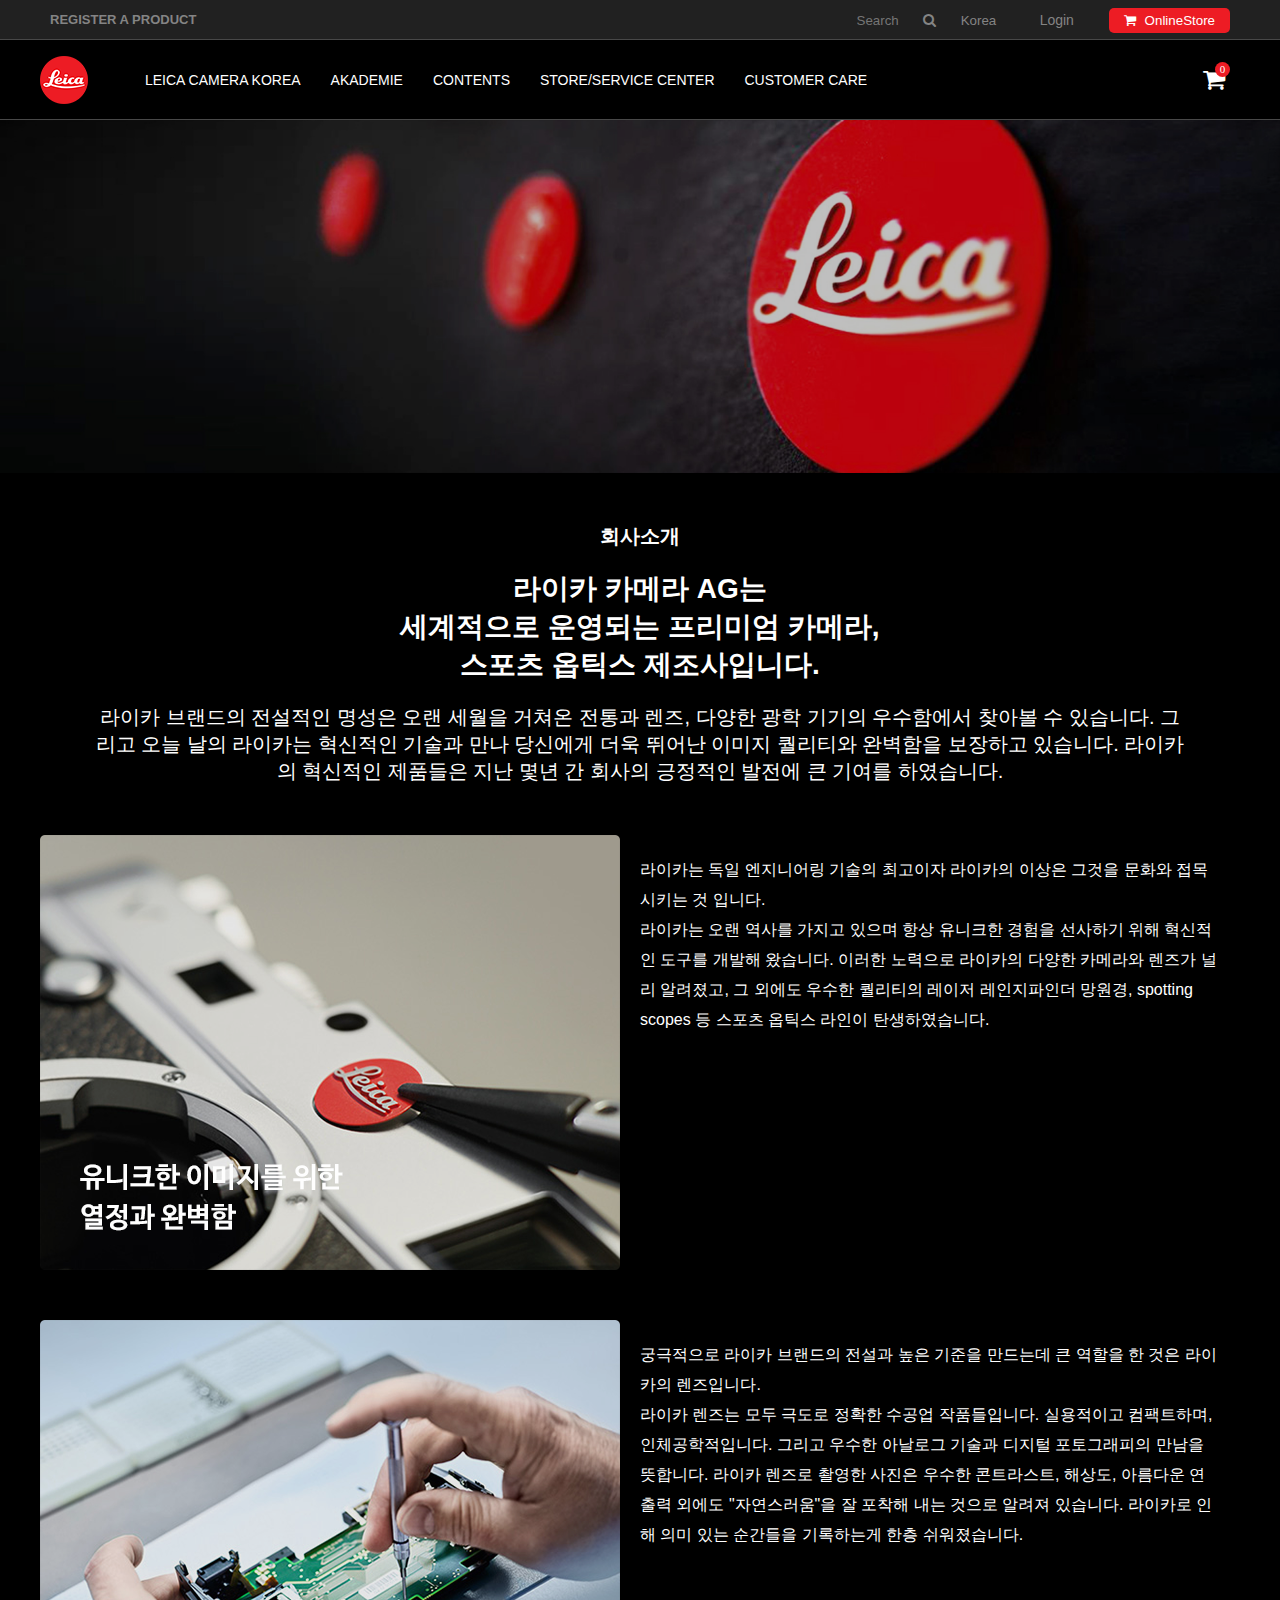
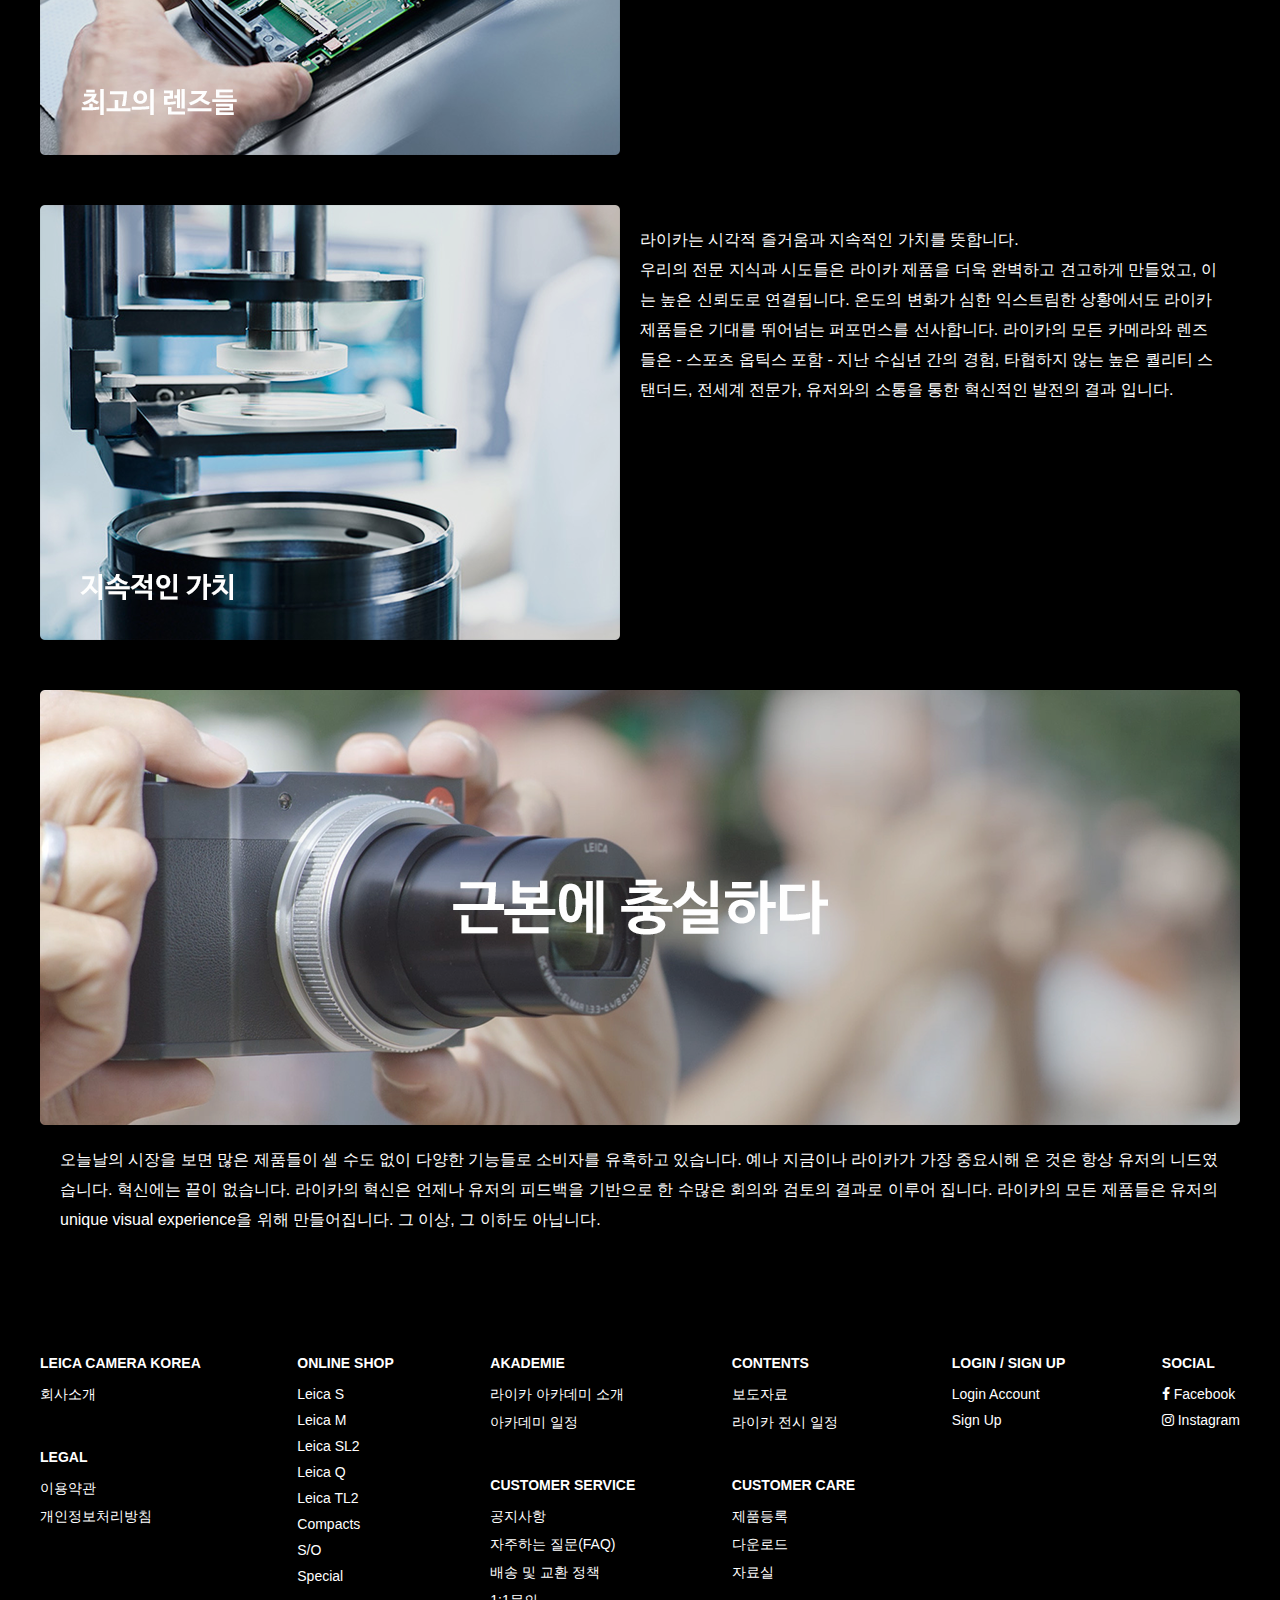
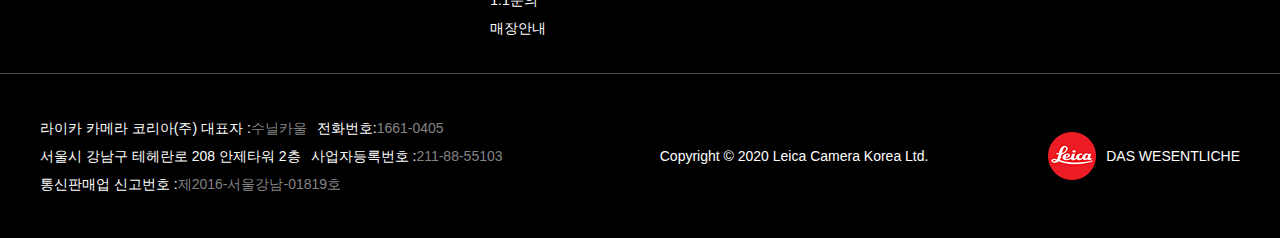
<file: introduce.html>
<!DOCTYPE html>
<html lang="en">
<head>
    <meta charset="UTF-8">
    <meta http-equiv="X-UA-Compatible" content="IE=edge">
    <meta name="viewport" content="width=device-width, initial-scale=1.0">
    <title>회사소개</title>
    <!-- fontawesome -->
    <link rel="stylesheet" href="https://maxcdn.bootstrapcdn.com/font-awesome/4.7.0/css/font-awesome.min.css">
    <!-- custom js -->
    <script src="https://code.jquery.com/jquery-3.6.0.js" integrity="sha256-H+K7U5CnXl1h5ywQfKtSj8PCmoN9aaq30gDh27Xc0jk=" crossorigin="anonymous"></script>
    <script src="./js/main.js"></script>
    <script src="./js/introduce/introduce.js" defer></script>
    <!-- custom css -->
    <link rel="stylesheet" href="./css/common/reset.css">
    <link rel="stylesheet" href="./css/common/global.css">
    <link rel="stylesheet" href="./css/common/layouts.css">
    <link rel="stylesheet" href="./css/common/layouts_responsive.css">
    <link rel="stylesheet" href="./css/introduce/introduce.css">
    <link rel="stylesheet" href="./css/introduce/introduce_responsive.css">
</head>
<body>
    <!-- header -->
    <header id="header">
        <div class="wrap">
            <div class="header-left">
                <a href="./index.html">REGISTER A PRODUCT</a>
            </div>
            <div class="header-right">
                <ul>
                    <li>
                        <label for="input-search">
                            <input id="input-search" type="text" placeholder="Search">
                            <i class="fa fa-search" aria-hidden="true"></i>
                        </label>
                    </li>
                    <li>
                        <select name="lang" id="lang-list">
                            <option value="lang-kr">Korea</option>
                            <option value="lang-jp">Japan</option>
                            <option value="lang-us">English</option>
                        </select>
                    </li>
                    <li><a href="./login.html">Login</a></li>
                    <li><a href="#none">
                        <button class="btn-link">
                            <i class="fa fa-shopping-cart" aria-hidden="true"></i>
                            OnlineStore
                        </button>
                        
                    </a></li>
                </ul>
            </div>
            <div class="header-menu">
                <div class="header-menu-container">
                    <div class="wrap">
                        <!-- 1st -->
                        <div class="header-menu-item">
                            <div class="header-menu-img">
                                <img src="./img/camera_leica_s.jpg" alt="leica_s">
                            </div>
                            <ul class="header-menu-list">
                                <h6>
                                    <a href="./product.html">
                                        Leica S
                                        <span>완벽한 균형</span>
                                    </a>
                                </h6>
                                <li><a href="./product.html">Leica S3</a></li>
                                <li><a href="./product.html">S Lenses</a></li>
                                <li><a href="./product.html"></a></li>
                            </ul>
                        </div>
                        <!-- 2nd -->
                        <div class="header-menu-item">
                            <div class="header-menu-img">
                                <img src="./img/camera_leica_m.jpg" alt="leica_s">
                            </div>
                            <ul class="header-menu-list">
                                <h6>
                                    <a href="./product.html">
                                        Leica M
                                        <span>순간에 더 가까이</span>
                                    </a>
                                </h6>
                                <li><a href="./product.html">Leica M10-R</a></li>
                                <li><a href="./product.html">Leica M10-P</a></li>
                                <li><a href="./product.html">Leica M</a></li>
                                <li><a href="./product.html">M Lenses</a></li>
                                <li><a href="./product.html">M Accessories</a></li>
                            </ul>
                        </div>

                        <div class="header-menu-item">
                            <div class="header-menu-img">
                                <img src="./img/camera_leica_sl.jpg" alt="leica_s">
                            </div>
                            <ul class="header-menu-list">
                                <h6>
                                    <a href="./product.html">
                                        Leica SL
                                        <span>사진은 당신의 선택</span>
                                    </a>
                                </h6>
                                <li><a href="./product.html">Leica SL2</a></li>
                                <li><a href="./product.html">SL Lensess</a></li>
                                <li><a href="./product.html">SL Accessories</a></li>
                            </ul>
                        </div>

                        <div class="header-menu-item">
                            <div class="header-menu-img">
                                <img src="./img/camera_leica_q.jpg" alt="leica_s">
                            </div>
                            <ul class="header-menu-list">
                                <h6>
                                    <a href="./product.html">
                                        Leica Q
                                        <span>오차가 없는 완벽함</span>
                                    </a>
                                </h6>
                                <li><a href="./product.html">Leica Q2</a></li>
                                <li><a href="./product.html">Leica Q-P</a></li>
                                <li><a href="./product.html">Q Accessories</a></li>
                            </ul>
                        </div>

                        <div class="header-menu-item">
                            <div class="header-menu-img">
                                <img src="./img/camera_leica_m.jpg" alt="leica_s">
                            </div>
                            <ul class="header-menu-list">
                                <h6>
                                    <a href="./product.html">
                                        CL & TL2
                                        <span>꿈은 크게 짐은 가볍게</span>
                                    </a>
                                </h6>
                                <li><a href="./product.html">Leica CL</a></li>
                                <li><a href="./product.html">CL/TL LLenses</a></li>
                                <li><a href="./product.html">CL/TL Accessories</a></li>
                            </ul>
                        </div>

                        <div class="header-menu-item">
                            <div class="header-menu-img">
                                <img src="./img/camera_compact.jpg" alt="leica_s">
                            </div>
                            <ul class="header-menu-list">
                                <h6>
                                    <a href="./product.html">
                                        Compact
                                        <span>작지만 엄청난 성능</span>
                                    </a>
                                </h6>
                                <li><a href="./product.html">C-Lux</a></li>
                                <li><a href="./product.html">D-Lux7s</a></li>
                                <li><a href="./product.html">V-Lux5</a></li>
                                <li><a href="./product.html">Compact Accessories</a></li>
                            </ul>
                        </div>

                        <div class="header-menu-item">
                            <div class="header-menu-img">
                                <img src="./img/camera_so.jpg" alt="leica_s">
                            </div>
                            <ul class="header-menu-list">
                                <h6>
                                    <a href="./product.html">
                                        S/O
                                        <span>자연에 매료되다</span>
                                    </a>
                                </h6>
                                <li><a href="./product.html">Ultravid</a></li>
                            </ul>
                        </div>

                        <div class="header-menu-item">
                            <div class="header-menu-img">
                                <img src="./img/camera_leica_ona.jpg" alt="leica_s">
                            </div>
                            <ul class="header-menu-list">
                                <h6>
                                    <a href="./product.html">
                                        Special
                                        <span>또 다른 특별함</span>
                                    </a>
                                </h6>
                                <li><a href="./product.html">Sofort</a></li>
                                <li><a href="./product.html">Online Exclusive</a></li>
                                <li><a href="./product.html">LEICA X ZEGNA</a></li>
                                <li><a href="./product.html">Insta360</a></li>
                                <li><a href="./product.html">Soft Goods</a></li>
                            </ul>
                        </div>

                        <div class="header-menu-item wide">
                            <a href="./product.html">
                                모든제품보기
                            </a>
                        </div>

                    </div>
                </div>
            </div>
        </div>
    </header>
    <!-- gnb -->
    <nav id="gnb">
        <div class="wrap">
            <!-- logo -->
            <h1 class="visually-hidden">
                Leica
            </h1>
            <a href="./index.html" class="logo-box">
                <img src="./img/logo48.png" alt="로고">
            </a>
            <ul class="gnb-depth1">
                <li>
                    <a href="./introduce.html">LEICA CAMERA KOREA</a>
                    <ul class="gnb-depth2">
                        <div class="wrap">
                            <li><a href="./introduce.html">회사소개</a></li>
                            <li><a href="./introduce.html">공지사항</a></li>
                            <li><a href="./introduce.html">자주하는 질문</a></li>
                        </div>
                    </ul>
                </li>
                <li>
                    <a href="./akademy.html">AKADEMIE</a>
                    <ul class="gnb-depth2">
                        <div class="wrap">
                            <li><a href="./akademy.html">라이카아카데미</a></li>
                            <li><a href="./akademy.html">아카데미 일정</a></li>
                        </div>
                    </ul>
                </li>
                <li>
                    <a href="./content.html">CONTENTS</a>
                    <ul class="gnb-depth2">
                        <div class="wrap">
                            <li><a href="./content.html">보도자료</a></li>
                            <li><a href="./content.html">전시</a></li>
                        </div>
                    </ul>
                </li>
                <li>
                    <a href="./store.html">STORE/SERVICE CENTER</a>
                    <ul class="gnb-depth2">
                        <div class="wrap">
                            <li><a href="./store.html">위치안내</a></li>                            
                        </div>

                    </ul>
                </li>
                <li>
                    <a href="./login.html">CUSTOMER CARE</a>
                    <ul class="gnb-depth2">
                        <div class="wrap">
                            <li><a href="./login.html">제품등록</a></li>
                            <li><a href="./login.html">다운로드</a></li>
                            <li><a href="./login.html">자료실</a></li>
                            <li><a href="./login.html">온라인 상담예약</a></li>
                            <li><a href="./login.html">오프라인 상담예약</a></li>
                        </div>
                    </ul>
                </li>
            </ul>
            <div class="btn-group">
                <button class="btn-link" onclick="window.location.href = './product.html'">
                    <i class="fa fa-shopping-cart" aria-hidden="true"></i>
                    OnlineStore
                </button>
                
                <a class="btn-cart" href="#none">
                    <i class="fa fa-shopping-cart" aria-hidden="true"></i>
                </a>
                
                <div class="btn-trigger">
                    <span></span>
                    <span></span>
                    <span></span>
                </div>
            </div>
        </div>
        <div class="gnb-side">
            <ul class="gnb-depth1">
                <li>
                    <a href="./introduce.html">LEICA CAMERA KOREA</a>
                    <ul class="gnb-depth2">
                        <li><a href="./introduce.html">회사소개</a></li>
                        <li><a href="./introduce.html">공지사항</a></li>
                        <li><a href="./introduce.html">자주하는 질문</a></li>
                    </ul>
                </li>
                <li>
                    <a href="./akademy.html">AKADEMIE</a>
                    <ul class="gnb-depth2">
                        <li><a href="./akademy.html">라이카아카데미</a></li>
                        <li><a href="./akademy.html">아카데미 일정</a></li>
                    </ul>
                </li>
                <li>
                    <a href="./content.html">CONTENTS</a>
                    <ul class="gnb-depth2">
                        <li><a href="./content.html">보도자료</a></li>
                        <li><a href="./content.html">전시</a></li>
                    </ul>
                </li>
                <li>
                    <a href="./store.html">STORE/SERVICE CENTER</a>
                    <ul class="gnb-depth2">
                        <li><a href="./store.html">위치안내</a></li>                            
                    </ul>
                </li>
                <li>
                    <a href="./login.html">CUSTOMER CARE</a>
                    <ul class="gnb-depth2">
                        <li><a href="./login.html">제품등록</a></li>
                        <li><a href="./login.html">다운로드</a></li>
                        <li><a href="./login.html">자료실</a></li>
                        <li><a href="./login.html">온라인 상담예약</a></li>
                        <li><a href="./login.html">오프라인 상담예약</a></li>
                    </ul>
                </li>
            </ul>
        </div>
    </nav>
    <!-- main banner -->
    <section class="main-banner">
        <h1 class="visually-hidden">
            메인배너
        </h1>
        <img src="./img/introduce/company_main.png" alt="메인배너사진">
    </section>
    <!-- main text -->
    <section class="main-text">
        <div class="wrap">
            <h1 class="title">회사소개</h1>
            <p class="main-desc">
                라이카 카메라 AG는<br>
                세계적으로 운영되는 프리미엄 카메라,<br>
                스포츠 옵틱스 제조사입니다.<br>
            </p>
            <p class="sub-desc">
                라이카 브랜드의 전설적인 명성은 오랜 세월을 거쳐온 전통과 렌즈, 다양한 광학 기기의
                우수함에서 찾아볼 수 있습니다. 그리고 오늘 날의 라이카는 혁신적인 기술과 만나
                당신에게 더욱 뛰어난 이미지 퀄리티와 완벽함을 보장하고 있습니다. 라이카의 혁신적인
                제품들은 지난 몇년 간 회사의 긍정적인 발전에 큰 기여를 하였습니다.
            </p>
        </div>
    </section>
    <!-- sub content -->
    <section class="subcontents">
        <div class="wrap">
            <div class="item">
                <div class="item-img">
                    <img src="./img/introduce/company_img01.png" alt="">
                </div>
                <div class="item-text">
                    <div class="main-desc">
                        라이카는 독일 엔지니어링 기술의 최고이자
                        라이카의 이상은 그것을 문화와 접목시키는 것 입니다.
                    </div>
                    <div class="sub-desc">
                        라이카는 오랜 역사를 가지고 있으며 항상 유니크한 경험을
                        선사하기 위해 혁신적인 도구를 개발해 왔습니다.
                        이러한 노력으로 라이카의 다양한 카메라와 렌즈가 널리
                        알려졌고, 그 외에도 우수한 퀄리티의 레이저 레인지파인더
                        망원경, spotting scopes 등 스포츠 옵틱스 라인이
                        탄생하였습니다.
                    </div>
                </div>
            </div>
    
            <div class="item">
                <div class="item-img">
                    <img src="./img/introduce/company_img02.png" alt="">
                </div>
                <div class="item-text">
                    <div class="main-desc">
                        궁극적으로 라이카 브랜드의 전설과 높은 기준을 만드는데
                        큰 역할을 한 것은 라이카의 렌즈입니다.
                    </div>
                    <div class="sub-desc">
                        라이카 렌즈는 모두 극도로 정확한 수공업 작품들입니다.
                        실용적이고 컴팩트하며, 인체공학적입니다. 그리고 우수한
                        아날로그 기술과 디지털 포토그래피의 만남을 뜻합니다.
                        라이카 렌즈로 촬영한 사진은 우수한 콘트라스트, 해상도,
                        아름다운 연출력 외에도 "자연스러움"을 잘 포착해 내는 것으로
                        알려져 있습니다. 라이카로 인해 의미 있는 순간들을
                        기록하는게 한층 쉬워졌습니다.
                    </div>
                </div>
            </div>
    
            <div class="item">
                <div class="item-img">
                    <img src="./img/introduce/company_img04.png" alt="">
                </div>
                <div class="item-text">
                    <div class="main-desc">
                        라이카는 시각적 즐거움과 지속적인 가치를 뜻합니다.
                    </div>
                    <div class="sub-desc">
                        우리의 전문 지식과 시도들은 라이카 제품을 더욱 완벽하고
                        견고하게 만들었고, 이는 높은 신뢰도로 연결됩니다.
                        온도의 변화가 심한 익스트림한 상황에서도 라이카 제품들은
                        기대를 뛰어넘는 퍼포먼스를 선사합니다. 라이카의 모든
                        카메라와 렌즈들은 - 스포츠 옵틱스 포함 - 지난 수십년 간의
                        경험, 타협하지 않는 높은 퀄리티 스탠더드, 전세계 전문가,
                        유저와의 소통을 통한 혁신적인 발전의 결과 입니다.
                    </div>
                </div>
            </div>
    
            <div class="item wide">
                <div class="item-img">
                    <img src="./img/introduce/company_img03.png" alt="">
                </div>
                <div class="item-text">
                    <div class="sub-desc">
                        오늘날의 시장을 보면 많은 제품들이 셀 수도 없이 다양한 기능들로 소비자를 유혹하고
                        있습니다. 예나 지금이나 라이카가 가장 중요시해 온 것은 항상 유저의 니드였습니다.
                        혁신에는 끝이 없습니다. 라이카의 혁신은 언제나 유저의 피드백을 기반으로 한
                        수많은 회의와 검토의 결과로 이루어 집니다.
                        라이카의 모든 제품들은 유저의 unique visual experience을 위해
                        만들어집니다. 그 이상, 그 이하도 아닙니다.
                    </div>
                </div>
            </div>
        </div>
    </section>
    <!-- footer -->
    <footer id="footer">        
        <nav class="footer-nav">
            <div class="wrap">
                <!-- 1st -->
                <div>
                    <ul>
                        <li class="footer-nav-title">LEICA CAMERA KOREA</li>
                        <li><a href="#none">회사소개</a></li>
                    </ul>
                    <ul>
                        <li class="footer-nav-title">LEGAL</li>
                        <li><a href="#none">이용약관</a></li>
                        <li><a href="#none">개인정보처리방침</a></li>
                    </ul>
                </div>
                <!-- 2nd -->
                <div>
                    <ul>
                        <li class="footer-nav-title">ONLINE SHOP</li>
                        <li><a href="#none">Leica S</a></li>
                        <li><a href="#none">Leica M </a></li>
                        <li><a href="#none">Leica SL2</a></li>
                        <li><a href="#none">Leica Q</a></li>
                        <li><a href="#none">Leica TL2</a></li>
                        <li><a href="#none">Compacts</a></li>
                        <li><a href="#none">S/O</a></li>
                        <li><a href="#none">Special</a></li>
                    </ul>
                </div>
                <!-- 3rd -->
                <div>
                    <ul>
                        <li class="footer-nav-title">AKADEMIE</li>
                        <li><a href="#none">라이카 아카데미 소개</a></li>
                        <li><a href="#none">아카데미 일정 </a></li>
                    </ul>
                    <ul>
                        <li class="footer-nav-title">CUSTOMER SERVICE</li>
                        <li><a href="#none">공지사항</a></li>
                        <li><a href="#none">자주하는 질문(FAQ)</a></li>
                        <li><a href="#none">배송 및 교환 정책</a></li>
                        <li><a href="#none">1:1문의</a></li>
                        <li><a href="#none">매장안내</a></li>
                    </ul>
                </div>
                <!-- 4th -->
                <div>
                    <ul>
                        <li class="footer-nav-title">CONTENTS</li>
                        <li><a href="#none">보도자료</a></li>
                        <li><a href="#none">라이카 전시 일정</a></li>
                    </ul>
                    <ul>
                        <li class="footer-nav-title">CUSTOMER CARE</li>
                        <li><a href="#none">제품등록</a></li>
                        <li><a href="#none">다운로드</a></li>
                        <li><a href="#none">자료실</a></li>
                    </ul>
                </div>
                <!-- 5th -->
                <div>
                    <ul>
                        <li class="footer-nav-title">LOGIN / SIGN UP</li>
                        <li><a href="#none">Login Account</a></li>
                        <li><a href="#none">Sign Up</a></li>
                    </ul>
                </div>
                <!-- 6th -->
                <div>
                    <ul>
                        <li class="footer-nav-title">SOCIAL</li>
                        <li><a href="#none">
                            <i class="fa fa-facebook" aria-hidden="true"></i>
                            Facebook
                        </a></li>
                        <li><a href="#none">
                            <i class="fa fa-instagram" aria-hidden="true"></i>
                            Instagram
                        </a></li>
                    </ul>
                </div>
            </div>
            
        </nav>
        <!-- footer info -->
        <div class="footer-info">
            <div class="wrap">
                <ul>
                    <li><span>라이카 카메라 코리아(주) 대표자 :</span>수닐카울</li>
                    <li><span>전화번호:</span>1661-0405</li>
                    <li><span>서울시 강남구 테헤란로 208 안제타워 2층</span></li>
                    <li><span>사업자등록번호 :</span>211-88-55103</li>
                    <li><span>통신판매업 신고번호 :</span>제2016-서울강남-01819호</li>
                </ul>
                <p class="copy">
                    Copyright © 2020 Leica Camera Korea Ltd.
                </p>
                <a class="footer-link" href="#none">
                    <img src="./img/logo48.png" alt="라이카 로고">
                    DAS WESENTLICHE
                </a>
            </div>
        </div>
    </footer>
    <!-- btn top -->
    <a href="#" class="btn-top">
        <i class="fa fa-arrow-up" aria-hidden="true"></i>
    </a>
</body>
</html>
</file>
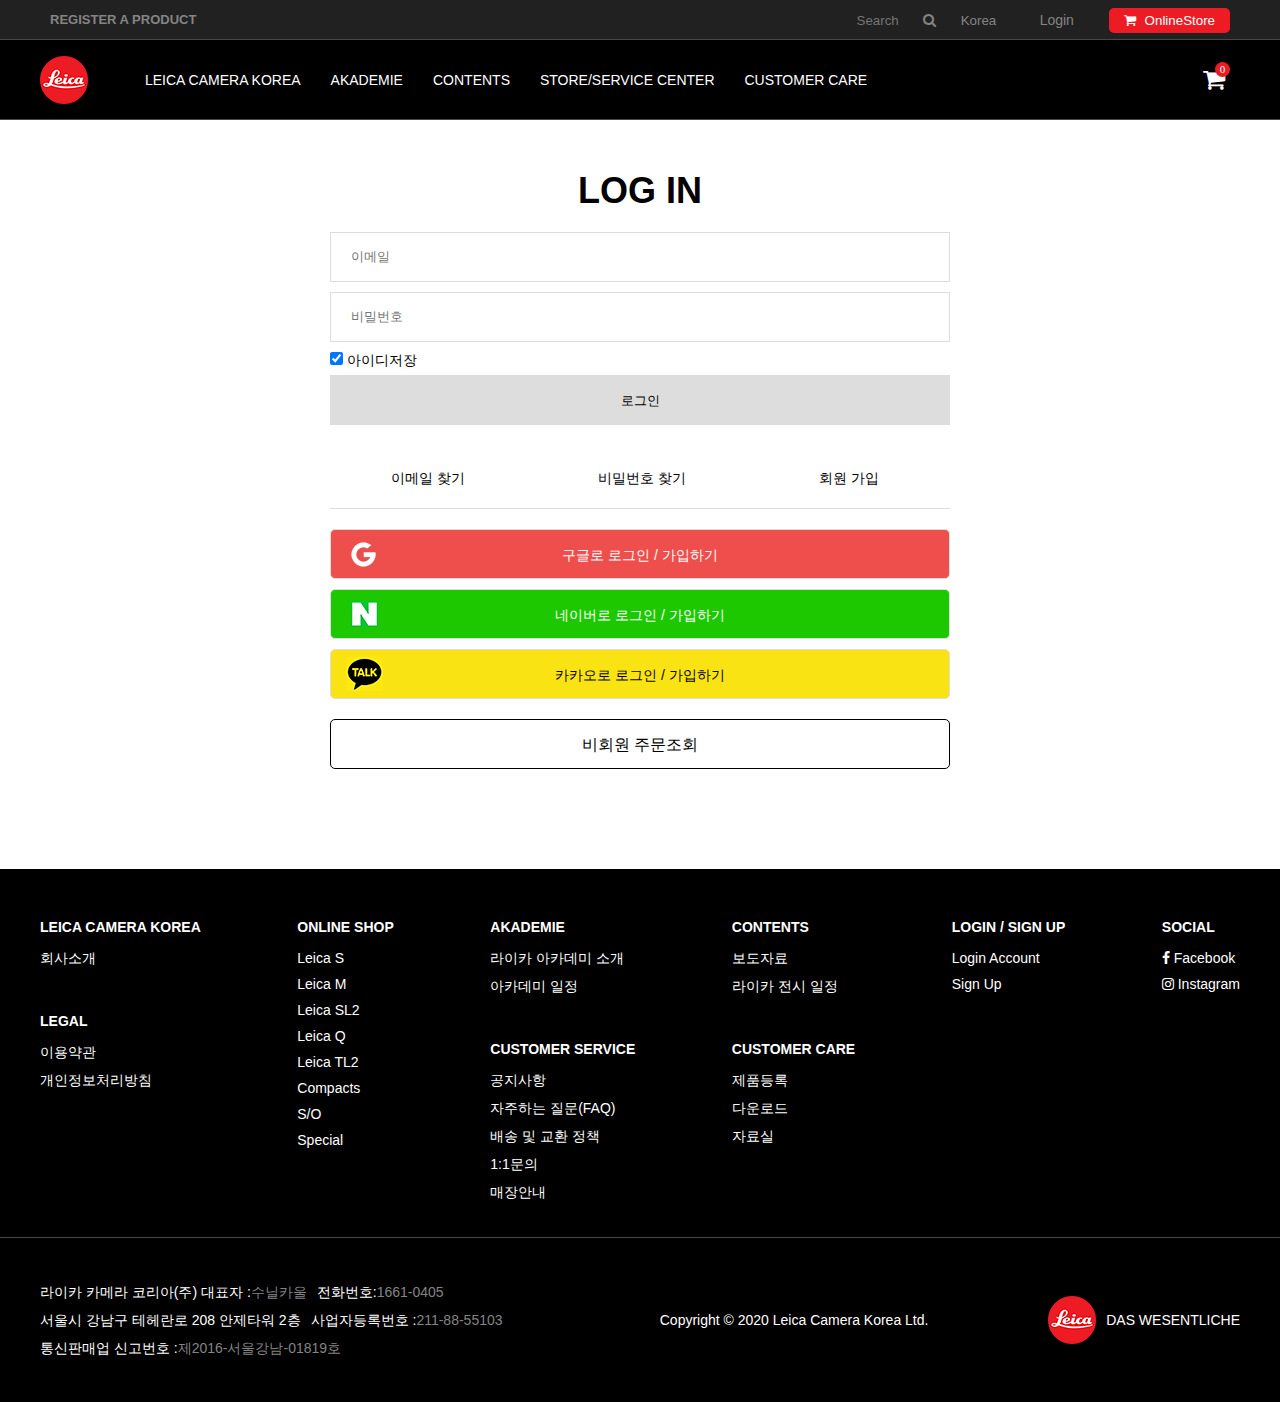
<file: login.html>
<!DOCTYPE html>
<html lang="en">
<head>
    <meta charset="UTF-8">
    <meta http-equiv="X-UA-Compatible" content="IE=edge">
    <meta name="viewport" content="width=device-width, initial-scale=1.0">
    <title>공지사항</title>
    <!-- fontawesome -->
    <link rel="stylesheet" href="https://maxcdn.bootstrapcdn.com/font-awesome/4.7.0/css/font-awesome.min.css">
    <!-- custom js -->
    <script src="https://code.jquery.com/jquery-3.6.0.js" integrity="sha256-H+K7U5CnXl1h5ywQfKtSj8PCmoN9aaq30gDh27Xc0jk=" crossorigin="anonymous"></script>
    <script src="./js/main.js"></script>
    <!-- custom css -->
    <link rel="stylesheet" href="./css/common/reset.css">
    <link rel="stylesheet" href="./css/common/global.css">
    <link rel="stylesheet" href="./css/common/layouts.css">
    <link rel="stylesheet" href="./css/common/layouts_responsive.css">
    <link rel="stylesheet" href="./css/login/login.css">
    <link rel="stylesheet" href="./css/login/login_responsive.css">
</head>
<body>
    <!-- header -->
    <header id="header">
        <div class="wrap">
            <div class="header-left">
                <a href="./index.html">REGISTER A PRODUCT</a>
            </div>
            <div class="header-right">
                <ul>
                    <li>
                        <label for="input-search">
                            <input id="input-search" type="text" placeholder="Search">
                            <i class="fa fa-search" aria-hidden="true"></i>
                        </label>
                    </li>
                    <li>
                        <select name="lang" id="lang-list">
                            <option value="lang-kr">Korea</option>
                            <option value="lang-jp">Japan</option>
                            <option value="lang-us">English</option>
                        </select>
                    </li>
                    <li><a href="./login.html">Login</a></li>
                    <li><a href="#none">
                        <button class="btn-link">
                            <i class="fa fa-shopping-cart" aria-hidden="true"></i>
                            OnlineStore
                        </button>
                        
                    </a></li>
                </ul>
            </div>
            <div class="header-menu">
                <div class="header-menu-container">
                    <div class="wrap">
                        <!-- 1st -->
                        <div class="header-menu-item">
                            <div class="header-menu-img">
                                <img src="./img/camera_leica_s.jpg" alt="leica_s">
                            </div>
                            <ul class="header-menu-list">
                                <h6>
                                    <a href="./product.html">
                                        Leica S
                                        <span>완벽한 균형</span>
                                    </a>
                                </h6>
                                <li><a href="./product.html">Leica S3</a></li>
                                <li><a href="./product.html">S Lenses</a></li>
                                <li><a href="./product.html"></a></li>
                            </ul>
                        </div>
                        <!-- 2nd -->
                        <div class="header-menu-item">
                            <div class="header-menu-img">
                                <img src="./img/camera_leica_m.jpg" alt="leica_s">
                            </div>
                            <ul class="header-menu-list">
                                <h6>
                                    <a href="./product.html">
                                        Leica M
                                        <span>순간에 더 가까이</span>
                                    </a>
                                </h6>
                                <li><a href="./product.html">Leica M10-R</a></li>
                                <li><a href="./product.html">Leica M10-P</a></li>
                                <li><a href="./product.html">Leica M</a></li>
                                <li><a href="./product.html">M Lenses</a></li>
                                <li><a href="./product.html">M Accessories</a></li>
                            </ul>
                        </div>

                        <div class="header-menu-item">
                            <div class="header-menu-img">
                                <img src="./img/camera_leica_sl.jpg" alt="leica_s">
                            </div>
                            <ul class="header-menu-list">
                                <h6>
                                    <a href="./product.html">
                                        Leica SL
                                        <span>사진은 당신의 선택</span>
                                    </a>
                                </h6>
                                <li><a href="./product.html">Leica SL2</a></li>
                                <li><a href="./product.html">SL Lensess</a></li>
                                <li><a href="./product.html">SL Accessories</a></li>
                            </ul>
                        </div>

                        <div class="header-menu-item">
                            <div class="header-menu-img">
                                <img src="./img/camera_leica_q.jpg" alt="leica_s">
                            </div>
                            <ul class="header-menu-list">
                                <h6>
                                    <a href="./product.html">
                                        Leica Q
                                        <span>오차가 없는 완벽함</span>
                                    </a>
                                </h6>
                                <li><a href="./product.html">Leica Q2</a></li>
                                <li><a href="./product.html">Leica Q-P</a></li>
                                <li><a href="./product.html">Q Accessories</a></li>
                            </ul>
                        </div>

                        <div class="header-menu-item">
                            <div class="header-menu-img">
                                <img src="./img/camera_leica_m.jpg" alt="leica_s">
                            </div>
                            <ul class="header-menu-list">
                                <h6>
                                    <a href="./product.html">
                                        CL & TL2
                                        <span>꿈은 크게 짐은 가볍게</span>
                                    </a>
                                </h6>
                                <li><a href="./product.html">Leica CL</a></li>
                                <li><a href="./product.html">CL/TL LLenses</a></li>
                                <li><a href="./product.html">CL/TL Accessories</a></li>
                            </ul>
                        </div>

                        <div class="header-menu-item">
                            <div class="header-menu-img">
                                <img src="./img/camera_compact.jpg" alt="leica_s">
                            </div>
                            <ul class="header-menu-list">
                                <h6>
                                    <a href="./product.html">
                                        Compact
                                        <span>작지만 엄청난 성능</span>
                                    </a>
                                </h6>
                                <li><a href="./product.html">C-Lux</a></li>
                                <li><a href="./product.html">D-Lux7s</a></li>
                                <li><a href="./product.html">V-Lux5</a></li>
                                <li><a href="./product.html">Compact Accessories</a></li>
                            </ul>
                        </div>

                        <div class="header-menu-item">
                            <div class="header-menu-img">
                                <img src="./img/camera_so.jpg" alt="leica_s">
                            </div>
                            <ul class="header-menu-list">
                                <h6>
                                    <a href="./product.html">
                                        S/O
                                        <span>자연에 매료되다</span>
                                    </a>
                                </h6>
                                <li><a href="./product.html">Ultravid</a></li>
                            </ul>
                        </div>

                        <div class="header-menu-item">
                            <div class="header-menu-img">
                                <img src="./img/camera_leica_ona.jpg" alt="leica_s">
                            </div>
                            <ul class="header-menu-list">
                                <h6>
                                    <a href="./product.html">
                                        Special
                                        <span>또 다른 특별함</span>
                                    </a>
                                </h6>
                                <li><a href="./product.html">Sofort</a></li>
                                <li><a href="./product.html">Online Exclusive</a></li>
                                <li><a href="./product.html">LEICA X ZEGNA</a></li>
                                <li><a href="./product.html">Insta360</a></li>
                                <li><a href="./product.html">Soft Goods</a></li>
                            </ul>
                        </div>

                        <div class="header-menu-item wide">
                            <a href="./product.html">
                                모든제품보기
                            </a>
                        </div>

                    </div>
                </div>
            </div>
        </div>
    </header>
    <!-- gnb -->
    <nav id="gnb">
        <div class="wrap">
            <!-- logo -->
            <h1 class="visually-hidden">
                Leica
            </h1>
            <a href="./index.html" class="logo-box">
                <img src="./img/logo48.png" alt="로고">
            </a>
            <ul class="gnb-depth1">
                <li>
                    <a href="./introduce.html">LEICA CAMERA KOREA</a>
                    <ul class="gnb-depth2">
                        <div class="wrap">
                            <li><a href="./introduce.html">회사소개</a></li>
                            <li><a href="./introduce.html">공지사항</a></li>
                            <li><a href="./introduce.html">자주하는 질문</a></li>
                        </div>
                    </ul>
                </li>
                <li>
                    <a href="./akademy.html">AKADEMIE</a>
                    <ul class="gnb-depth2">
                        <div class="wrap">
                            <li><a href="./akademy.html">라이카아카데미</a></li>
                            <li><a href="./akademy.html">아카데미 일정</a></li>
                        </div>
                    </ul>
                </li>
                <li>
                    <a href="./content.html">CONTENTS</a>
                    <ul class="gnb-depth2">
                        <div class="wrap">
                            <li><a href="./content.html">보도자료</a></li>
                            <li><a href="./content.html">전시</a></li>
                        </div>
                    </ul>
                </li>
                <li>
                    <a href="./store.html">STORE/SERVICE CENTER</a>
                    <ul class="gnb-depth2">
                        <div class="wrap">
                            <li><a href="./store.html">위치안내</a></li>                            
                        </div>

                    </ul>
                </li>
                <li>
                    <a href="./login.html">CUSTOMER CARE</a>
                    <ul class="gnb-depth2">
                        <div class="wrap">
                            <li><a href="./login.html">제품등록</a></li>
                            <li><a href="./login.html">다운로드</a></li>
                            <li><a href="./login.html">자료실</a></li>
                            <li><a href="./login.html">온라인 상담예약</a></li>
                            <li><a href="./login.html">오프라인 상담예약</a></li>
                        </div>
                    </ul>
                </li>
            </ul>
            <div class="btn-group">
                <button class="btn-link" onclick="window.location.href = './product.html'">
                    <i class="fa fa-shopping-cart" aria-hidden="true"></i>
                    OnlineStore
                </button>
                
                <a class="btn-cart" href="#none">
                    <i class="fa fa-shopping-cart" aria-hidden="true"></i>
                </a>
                
                <div class="btn-trigger">
                    <span></span>
                    <span></span>
                    <span></span>
                </div>
            </div>
        </div>
        <div class="gnb-side">
            <ul class="gnb-depth1">
                <li>
                    <a href="./introduce.html">LEICA CAMERA KOREA</a>
                    <ul class="gnb-depth2">
                        <li><a href="./introduce.html">회사소개</a></li>
                        <li><a href="./introduce.html">공지사항</a></li>
                        <li><a href="./introduce.html">자주하는 질문</a></li>
                    </ul>
                </li>
                <li>
                    <a href="./akademy.html">AKADEMIE</a>
                    <ul class="gnb-depth2">
                        <li><a href="./akademy.html">라이카아카데미</a></li>
                        <li><a href="./akademy.html">아카데미 일정</a></li>
                    </ul>
                </li>
                <li>
                    <a href="./content.html">CONTENTS</a>
                    <ul class="gnb-depth2">
                        <li><a href="./content.html">보도자료</a></li>
                        <li><a href="./content.html">전시</a></li>
                    </ul>
                </li>
                <li>
                    <a href="./store.html">STORE/SERVICE CENTER</a>
                    <ul class="gnb-depth2">
                        <li><a href="./store.html">위치안내</a></li>                            
                    </ul>
                </li>
                <li>
                    <a href="./login.html">CUSTOMER CARE</a>
                    <ul class="gnb-depth2">
                        <li><a href="./login.html">제품등록</a></li>
                        <li><a href="./login.html">다운로드</a></li>
                        <li><a href="./login.html">자료실</a></li>
                        <li><a href="./login.html">온라인 상담예약</a></li>
                        <li><a href="./login.html">오프라인 상담예약</a></li>
                    </ul>
                </li>
            </ul>
        </div>
    </nav>
    <!-- content -->
    <section class="login">
        <div class="wrap">
            <h1>log in</h1>
            <form class="login-form" action="">
                <input id="email" class="box input" type="email" placeholder="이메일">
                <input id="password" class="box input" type="password" placeholder="비밀번호">
                <div class="checkbox">
                    <input type="checkbox" name="rememberId" id="rememberId" checked>
                    <label   label for="rememberId" >아이디저장</label>
                </div>
                <button type="submit" class="box btn-login">로그인</button>
            </form>
            <div class="link-group">
                <a href="#none">이메일 찾기</a>
                <a href="#none">비밀번호 찾기</a>
                <a href="#none">회원 가입</a>
            </div>
            <div class="api-group">
                <a href="#none" class="box google">구글로 로그인 / 가입하기</a>
                <a href="#none" class="box naver">네이버로 로그인 / 가입하기</a>
                <a href="#none" class="box kakao">카카오로 로그인 / 가입하기</a>
            </div>
            <div class="order-group">
                <a href="#none" class="box btn-order">비회원 주문조회</a>
            </div>
        </div>
    </section>
    <!-- footer -->
    <footer id="footer">        
        <nav class="footer-nav">
            <div class="wrap">
                <!-- 1st -->
                <div>
                    <ul>
                        <li class="footer-nav-title">LEICA CAMERA KOREA</li>
                        <li><a href="#none">회사소개</a></li>
                    </ul>
                    <ul>
                        <li class="footer-nav-title">LEGAL</li>
                        <li><a href="#none">이용약관</a></li>
                        <li><a href="#none">개인정보처리방침</a></li>
                    </ul>
                </div>
                <!-- 2nd -->
                <div>
                    <ul>
                        <li class="footer-nav-title">ONLINE SHOP</li>
                        <li><a href="#none">Leica S</a></li>
                        <li><a href="#none">Leica M </a></li>
                        <li><a href="#none">Leica SL2</a></li>
                        <li><a href="#none">Leica Q</a></li>
                        <li><a href="#none">Leica TL2</a></li>
                        <li><a href="#none">Compacts</a></li>
                        <li><a href="#none">S/O</a></li>
                        <li><a href="#none">Special</a></li>
                    </ul>
                </div>
                <!-- 3rd -->
                <div>
                    <ul>
                        <li class="footer-nav-title">AKADEMIE</li>
                        <li><a href="#none">라이카 아카데미 소개</a></li>
                        <li><a href="#none">아카데미 일정 </a></li>
                    </ul>
                    <ul>
                        <li class="footer-nav-title">CUSTOMER SERVICE</li>
                        <li><a href="#none">공지사항</a></li>
                        <li><a href="#none">자주하는 질문(FAQ)</a></li>
                        <li><a href="#none">배송 및 교환 정책</a></li>
                        <li><a href="#none">1:1문의</a></li>
                        <li><a href="#none">매장안내</a></li>
                    </ul>
                </div>
                <!-- 4th -->
                <div>
                    <ul>
                        <li class="footer-nav-title">CONTENTS</li>
                        <li><a href="#none">보도자료</a></li>
                        <li><a href="#none">라이카 전시 일정</a></li>
                    </ul>
                    <ul>
                        <li class="footer-nav-title">CUSTOMER CARE</li>
                        <li><a href="#none">제품등록</a></li>
                        <li><a href="#none">다운로드</a></li>
                        <li><a href="#none">자료실</a></li>
                    </ul>
                </div>
                <!-- 5th -->
                <div>
                    <ul>
                        <li class="footer-nav-title">LOGIN / SIGN UP</li>
                        <li><a href="#none">Login Account</a></li>
                        <li><a href="#none">Sign Up</a></li>
                    </ul>
                </div>
                <!-- 6th -->
                <div>
                    <ul>
                        <li class="footer-nav-title">SOCIAL</li>
                        <li><a href="#none">
                            <i class="fa fa-facebook" aria-hidden="true"></i>
                            Facebook
                        </a></li>
                        <li><a href="#none">
                            <i class="fa fa-instagram" aria-hidden="true"></i>
                            Instagram
                        </a></li>
                    </ul>
                </div>
            </div>
            
        </nav>
        <!-- footer info -->
        <div class="footer-info">
            <div class="wrap">
                <ul>
                    <li><span>라이카 카메라 코리아(주) 대표자 :</span>수닐카울</li>
                    <li><span>전화번호:</span>1661-0405</li>
                    <li><span>서울시 강남구 테헤란로 208 안제타워 2층</span></li>
                    <li><span>사업자등록번호 :</span>211-88-55103</li>
                    <li><span>통신판매업 신고번호 :</span>제2016-서울강남-01819호</li>
                </ul>
                <p class="copy">
                    Copyright © 2020 Leica Camera Korea Ltd.
                </p>
                <a class="footer-link" href="#none">
                    <img src="./img/logo48.png" alt="라이카 로고">
                    DAS WESENTLICHE
                </a>
            </div>
        </div>
    </footer>
    <!-- btn top -->
    <a href="#" class="btn-top">
        <i class="fa fa-arrow-up" aria-hidden="true"></i>
    </a>
</body>
</html>
</file>
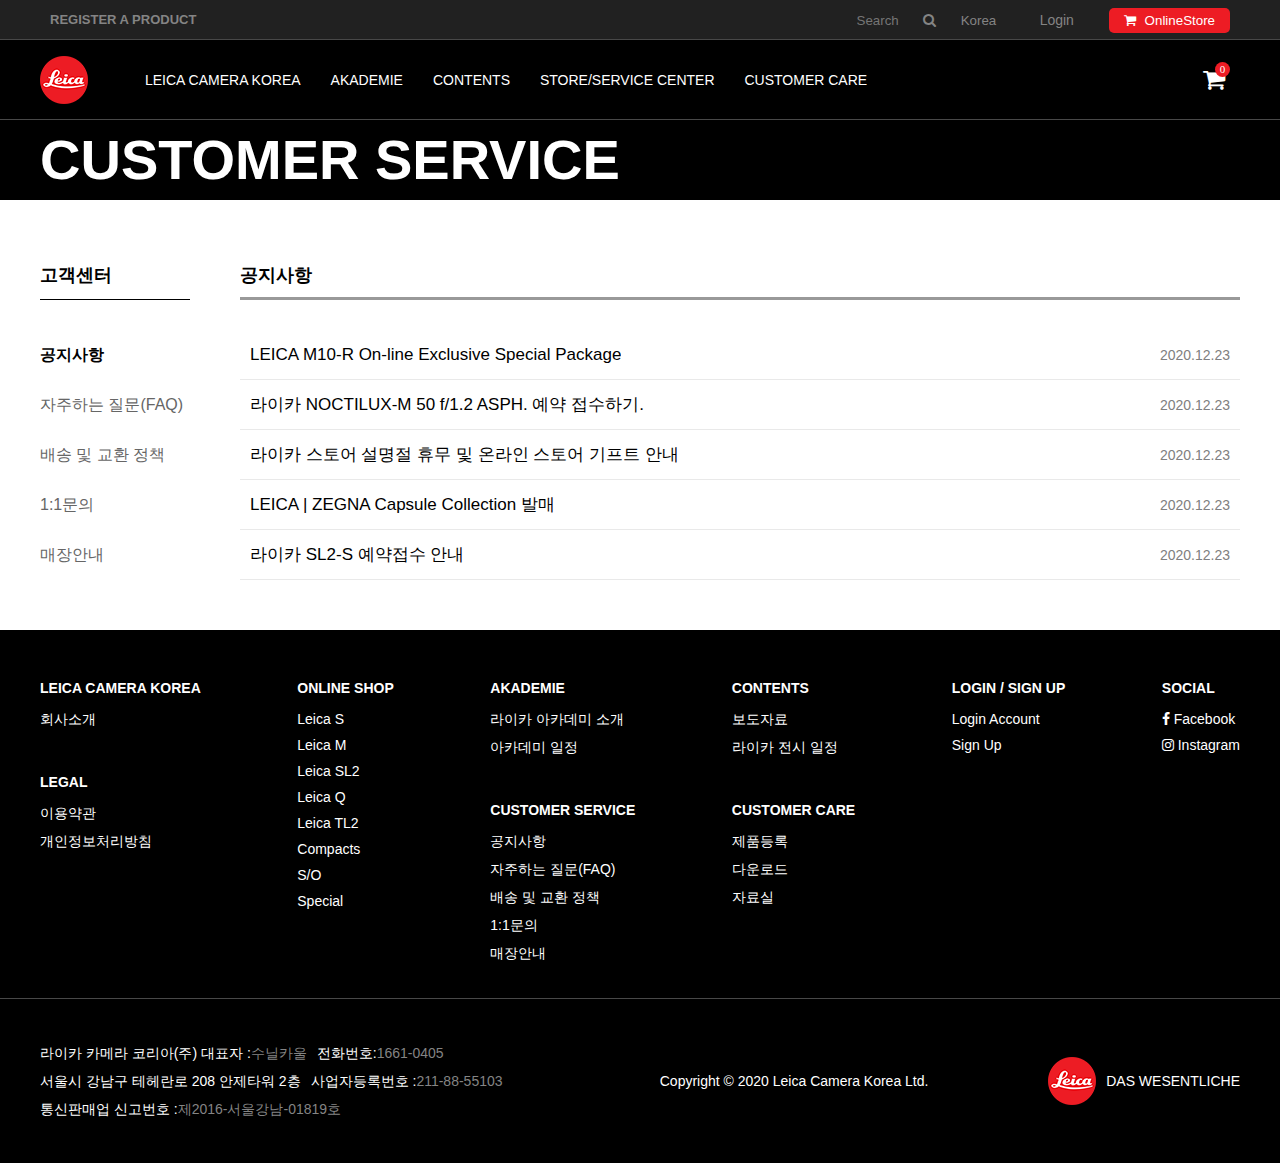
<file: notice.html>
<!DOCTYPE html>
<html lang="en">
<head>
    <meta charset="UTF-8">
    <meta http-equiv="X-UA-Compatible" content="IE=edge">
    <meta name="viewport" content="width=device-width, initial-scale=1.0">
    <title>공지사항</title>
    <!-- fontawesome -->
    <link rel="stylesheet" href="https://maxcdn.bootstrapcdn.com/font-awesome/4.7.0/css/font-awesome.min.css">
    <!-- custom js -->
    <script src="https://code.jquery.com/jquery-3.6.0.js" integrity="sha256-H+K7U5CnXl1h5ywQfKtSj8PCmoN9aaq30gDh27Xc0jk=" crossorigin="anonymous"></script>
    <script src="./js/main.js"></script>
    <script src="./js/notice/notice.js"></script>
    <!-- custom css -->
    <link rel="stylesheet" href="./css/common/reset.css">
    <link rel="stylesheet" href="./css/common/global.css">
    <link rel="stylesheet" href="./css/common/layouts.css">
    <link rel="stylesheet" href="./css/common/layouts_responsive.css">
    <link rel="stylesheet" href="./css/notice/notice.css">
    <link rel="stylesheet" href="./css/notice/notice_reposive.css">
</head>
<body>
    <!-- header -->
    <header id="header">
        <div class="wrap">
            <div class="header-left">
                <a href="./index.html">REGISTER A PRODUCT</a>
            </div>
            <div class="header-right">
                <ul>
                    <li>
                        <label for="input-search">
                            <input id="input-search" type="text" placeholder="Search">
                            <i class="fa fa-search" aria-hidden="true"></i>
                        </label>
                    </li>
                    <li>
                        <select name="lang" id="lang-list">
                            <option value="lang-kr">Korea</option>
                            <option value="lang-jp">Japan</option>
                            <option value="lang-us">English</option>
                        </select>
                    </li>
                    <li><a href="./login.html">Login</a></li>
                    <li><a href="#none">
                        <button class="btn-link">
                            <i class="fa fa-shopping-cart" aria-hidden="true"></i>
                            OnlineStore
                        </button>
                        
                    </a></li>
                </ul>
            </div>
            <div class="header-menu">
                <div class="header-menu-container">
                    <div class="wrap">
                        <!-- 1st -->
                        <div class="header-menu-item">
                            <div class="header-menu-img">
                                <img src="./img/camera_leica_s.jpg" alt="leica_s">
                            </div>
                            <ul class="header-menu-list">
                                <h6>
                                    <a href="./product.html">
                                        Leica S
                                        <span>완벽한 균형</span>
                                    </a>
                                </h6>
                                <li><a href="./product.html">Leica S3</a></li>
                                <li><a href="./product.html">S Lenses</a></li>
                                <li><a href="./product.html"></a></li>
                            </ul>
                        </div>
                        <!-- 2nd -->
                        <div class="header-menu-item">
                            <div class="header-menu-img">
                                <img src="./img/camera_leica_m.jpg" alt="leica_s">
                            </div>
                            <ul class="header-menu-list">
                                <h6>
                                    <a href="./product.html">
                                        Leica M
                                        <span>순간에 더 가까이</span>
                                    </a>
                                </h6>
                                <li><a href="./product.html">Leica M10-R</a></li>
                                <li><a href="./product.html">Leica M10-P</a></li>
                                <li><a href="./product.html">Leica M</a></li>
                                <li><a href="./product.html">M Lenses</a></li>
                                <li><a href="./product.html">M Accessories</a></li>
                            </ul>
                        </div>

                        <div class="header-menu-item">
                            <div class="header-menu-img">
                                <img src="./img/camera_leica_sl.jpg" alt="leica_s">
                            </div>
                            <ul class="header-menu-list">
                                <h6>
                                    <a href="./product.html">
                                        Leica SL
                                        <span>사진은 당신의 선택</span>
                                    </a>
                                </h6>
                                <li><a href="./product.html">Leica SL2</a></li>
                                <li><a href="./product.html">SL Lensess</a></li>
                                <li><a href="./product.html">SL Accessories</a></li>
                            </ul>
                        </div>

                        <div class="header-menu-item">
                            <div class="header-menu-img">
                                <img src="./img/camera_leica_q.jpg" alt="leica_s">
                            </div>
                            <ul class="header-menu-list">
                                <h6>
                                    <a href="./product.html">
                                        Leica Q
                                        <span>오차가 없는 완벽함</span>
                                    </a>
                                </h6>
                                <li><a href="./product.html">Leica Q2</a></li>
                                <li><a href="./product.html">Leica Q-P</a></li>
                                <li><a href="./product.html">Q Accessories</a></li>
                            </ul>
                        </div>

                        <div class="header-menu-item">
                            <div class="header-menu-img">
                                <img src="./img/camera_leica_m.jpg" alt="leica_s">
                            </div>
                            <ul class="header-menu-list">
                                <h6>
                                    <a href="./product.html">
                                        CL & TL2
                                        <span>꿈은 크게 짐은 가볍게</span>
                                    </a>
                                </h6>
                                <li><a href="./product.html">Leica CL</a></li>
                                <li><a href="./product.html">CL/TL LLenses</a></li>
                                <li><a href="./product.html">CL/TL Accessories</a></li>
                            </ul>
                        </div>

                        <div class="header-menu-item">
                            <div class="header-menu-img">
                                <img src="./img/camera_compact.jpg" alt="leica_s">
                            </div>
                            <ul class="header-menu-list">
                                <h6>
                                    <a href="./product.html">
                                        Compact
                                        <span>작지만 엄청난 성능</span>
                                    </a>
                                </h6>
                                <li><a href="./product.html">C-Lux</a></li>
                                <li><a href="./product.html">D-Lux7s</a></li>
                                <li><a href="./product.html">V-Lux5</a></li>
                                <li><a href="./product.html">Compact Accessories</a></li>
                            </ul>
                        </div>

                        <div class="header-menu-item">
                            <div class="header-menu-img">
                                <img src="./img/camera_so.jpg" alt="leica_s">
                            </div>
                            <ul class="header-menu-list">
                                <h6>
                                    <a href="./product.html">
                                        S/O
                                        <span>자연에 매료되다</span>
                                    </a>
                                </h6>
                                <li><a href="./product.html">Ultravid</a></li>
                            </ul>
                        </div>

                        <div class="header-menu-item">
                            <div class="header-menu-img">
                                <img src="./img/camera_leica_ona.jpg" alt="leica_s">
                            </div>
                            <ul class="header-menu-list">
                                <h6>
                                    <a href="./product.html">
                                        Special
                                        <span>또 다른 특별함</span>
                                    </a>
                                </h6>
                                <li><a href="./product.html">Sofort</a></li>
                                <li><a href="./product.html">Online Exclusive</a></li>
                                <li><a href="./product.html">LEICA X ZEGNA</a></li>
                                <li><a href="./product.html">Insta360</a></li>
                                <li><a href="./product.html">Soft Goods</a></li>
                            </ul>
                        </div>

                        <div class="header-menu-item wide">
                            <a href="./product.html">
                                모든제품보기
                            </a>
                        </div>

                    </div>
                </div>
            </div>
        </div>
    </header>
    <!-- gnb -->
    <nav id="gnb">
        <div class="wrap">
            <!-- logo -->
            <h1 class="visually-hidden">
                Leica
            </h1>
            <a href="./index.html" class="logo-box">
                <img src="./img/logo48.png" alt="로고">
            </a>
            <ul class="gnb-depth1">
                <li>
                    <a href="./introduce.html">LEICA CAMERA KOREA</a>
                    <ul class="gnb-depth2">
                        <div class="wrap">
                            <li><a href="./introduce.html">회사소개</a></li>
                            <li><a href="./introduce.html">공지사항</a></li>
                            <li><a href="./introduce.html">자주하는 질문</a></li>
                        </div>
                    </ul>
                </li>
                <li>
                    <a href="./akademy.html">AKADEMIE</a>
                    <ul class="gnb-depth2">
                        <div class="wrap">
                            <li><a href="./akademy.html">라이카아카데미</a></li>
                            <li><a href="./akademy.html">아카데미 일정</a></li>
                        </div>
                    </ul>
                </li>
                <li>
                    <a href="./content.html">CONTENTS</a>
                    <ul class="gnb-depth2">
                        <div class="wrap">
                            <li><a href="./content.html">보도자료</a></li>
                            <li><a href="./content.html">전시</a></li>
                        </div>
                    </ul>
                </li>
                <li>
                    <a href="./store.html">STORE/SERVICE CENTER</a>
                    <ul class="gnb-depth2">
                        <div class="wrap">
                            <li><a href="./store.html">위치안내</a></li>                            
                        </div>

                    </ul>
                </li>
                <li>
                    <a href="./login.html">CUSTOMER CARE</a>
                    <ul class="gnb-depth2">
                        <div class="wrap">
                            <li><a href="./login.html">제품등록</a></li>
                            <li><a href="./login.html">다운로드</a></li>
                            <li><a href="./login.html">자료실</a></li>
                            <li><a href="./login.html">온라인 상담예약</a></li>
                            <li><a href="./login.html">오프라인 상담예약</a></li>
                        </div>
                    </ul>
                </li>
            </ul>
            <div class="btn-group">
                <button class="btn-link" onclick="window.location.href = './product.html'">
                    <i class="fa fa-shopping-cart" aria-hidden="true"></i>
                    OnlineStore
                </button>
                
                <a class="btn-cart" href="#none">
                    <i class="fa fa-shopping-cart" aria-hidden="true"></i>
                </a>
                
                <div class="btn-trigger">
                    <span></span>
                    <span></span>
                    <span></span>
                </div>
            </div>
        </div>
        <div class="gnb-side">
            <ul class="gnb-depth1">
                <li>
                    <a href="./introduce.html">LEICA CAMERA KOREA</a>
                    <ul class="gnb-depth2">
                        <li><a href="./introduce.html">회사소개</a></li>
                        <li><a href="./introduce.html">공지사항</a></li>
                        <li><a href="./introduce.html">자주하는 질문</a></li>
                    </ul>
                </li>
                <li>
                    <a href="./akademy.html">AKADEMIE</a>
                    <ul class="gnb-depth2">
                        <li><a href="./akademy.html">라이카아카데미</a></li>
                        <li><a href="./akademy.html">아카데미 일정</a></li>
                    </ul>
                </li>
                <li>
                    <a href="./content.html">CONTENTS</a>
                    <ul class="gnb-depth2">
                        <li><a href="./content.html">보도자료</a></li>
                        <li><a href="./content.html">전시</a></li>
                    </ul>
                </li>
                <li>
                    <a href="./store.html">STORE/SERVICE CENTER</a>
                    <ul class="gnb-depth2">
                        <li><a href="./store.html">위치안내</a></li>                            
                    </ul>
                </li>
                <li>
                    <a href="./login.html">CUSTOMER CARE</a>
                    <ul class="gnb-depth2">
                        <li><a href="./login.html">제품등록</a></li>
                        <li><a href="./login.html">다운로드</a></li>
                        <li><a href="./login.html">자료실</a></li>
                        <li><a href="./login.html">온라인 상담예약</a></li>
                        <li><a href="./login.html">오프라인 상담예약</a></li>
                    </ul>
                </li>
            </ul>
        </div>
    </nav>
    <!-- content -->

    <!-- notice header -->
    <section class="notice-header">
        <div class="wrap">
            <h1 class="notice-header-title">customer service</h1>
        </div>
    </section>

    <!-- notice -->
    <section class="notice">
        <div class="wrap">
            <h1 class="visually-hidden">
                공지사항
            </h1>
            <div class="notice-body">
                <aside class="notice-lnb">
                    <h1 class="visually-hidden">
                        사이드 메뉴바
                    </h1>
                    <h2 class="title">
                        고객센터
                    </h2>
                    <ul class="notice-lnb-list">
                        <li class="active"><a href="#none">공지사항</a></li>
                        <li><a href="#none">자주하는 질문(FAQ)</a></li>
                        <li><a href="#none">배송 및 교환 정책</a></li>
                        <li><a href="#none">1:1문의</a></li>
                        <li><a href="#none">매장안내</a></li>
                    </ul>
                </aside>
                <article class="notice-contents">
                    <h1 class="visually-hidden">
                        게시판
                    </h1>
                    <h2 class="title">
                        공지사항
                    </h2>
                    <ul class="notice-contents-list">
                        <li class="notice-contents-item">
                            <div class="notice-contents-item-title">
                                <span>LEICA M10-R On-line Exclusive Special Package</span>
                                <strong class="date">2020.12.23</strong>
                            </div>
                            <div class="notice-contents-item-desc">
                                <h4>LEICA M10-R On-line Exclusive Special Package</h4>
                                <div class="notice-contents-item-img">
                                    <img src="./img/notice/notice1.jpg" alt="공지사항 이미지">
                                </div>
                            </div>
                        </li>
                        <li class="notice-contents-item">
                            
                            <div class="notice-contents-item-title">
                                <span>라이카 NOCTILUX-M 50 f/1.2 ASPH. 예약 접수하기.</span>
                                <strong class="date">2020.12.23</strong>
                            </div>
                            <div class="notice-contents-item-desc">
                                <h4>라이카 NOCTILUX-M 50 f/1.2 ASPH. 예약 접수하기.</h4>
                                <p>
                                    Lorem ipsum dolor sit amet consectetur adipisicing elit. Culpa, inventore in, non laudantium, vel enim quia ex tempora libero corrupti harum. Obcaecati facilis provident porro repellendus facere rem cumque dicta?
                                </p>
                            </div>
                        </li>
                        <li class="notice-contents-item">
                            <div class="notice-contents-item-title">
                                <span>라이카 스토어 설명절 휴무 및 온라인 스토어 기프트 안내</span>
                                <strong class="date">2020.12.23</strong>
                            </div>
                            <div class="notice-contents-item-desc">
                                <h4>라이카 스토어 설명절 휴무 및 온라인 스토어 기프트 안내</h4>
                                <p>
                                    Lorem ipsum dolor sit amet consectetur adipisicing elit. Culpa, inventore in, non laudantium, vel enim quia ex tempora libero corrupti harum. Obcaecati facilis provident porro repellendus facere rem cumque dicta?
                                </p>
                            </div>
                        </li>
                        <li class="notice-contents-item">
                            <div class="notice-contents-item-title">
                                <span>LEICA | ZEGNA Capsule Collection 발매</span>
                                <strong class="date">2020.12.23</strong>
                            </div>
                            <div class="notice-contents-item-desc">
                                <h4>LEICA | ZEGNA Capsule Collection 발매</h4>
                                <p>
                                    Lorem ipsum dolor sit amet consectetur adipisicing elit. Culpa, inventore in, non laudantium, vel enim quia ex tempora libero corrupti harum. Obcaecati facilis provident porro repellendus facere rem cumque dicta?
                                </p>
                            </div>
                        </li>
                        <li class="notice-contents-item">
                            <div class="notice-contents-item-title">
                                <span>라이카 SL2-S 예약접수 안내</span>
                                <strong class="date">2020.12.23</strong>
                            </div>
                            <div class="notice-contents-item-desc">
                                <h4>라이카 SL2-S 예약접수 안내</h4>
                                <p>
                                    Lorem ipsum dolor sit amet consectetur adipisicing elit. Culpa, inventore in, non laudantium, vel enim quia ex tempora libero corrupti harum. Obcaecati facilis provident porro repellendus facere rem cumque dicta?
                                </p>
                            </div>
                        </li>
                    </ul>
                </article>
            </div>
        </div>
    </section>
    
    <!-- footer -->
    <footer id="footer">        
        <nav class="footer-nav">
            <div class="wrap">
                <!-- 1st -->
                <div>
                    <ul>
                        <li class="footer-nav-title">LEICA CAMERA KOREA</li>
                        <li><a href="#none">회사소개</a></li>
                    </ul>
                    <ul>
                        <li class="footer-nav-title">LEGAL</li>
                        <li><a href="#none">이용약관</a></li>
                        <li><a href="#none">개인정보처리방침</a></li>
                    </ul>
                </div>
                <!-- 2nd -->
                <div>
                    <ul>
                        <li class="footer-nav-title">ONLINE SHOP</li>
                        <li><a href="#none">Leica S</a></li>
                        <li><a href="#none">Leica M </a></li>
                        <li><a href="#none">Leica SL2</a></li>
                        <li><a href="#none">Leica Q</a></li>
                        <li><a href="#none">Leica TL2</a></li>
                        <li><a href="#none">Compacts</a></li>
                        <li><a href="#none">S/O</a></li>
                        <li><a href="#none">Special</a></li>
                    </ul>
                </div>
                <!-- 3rd -->
                <div>
                    <ul>
                        <li class="footer-nav-title">AKADEMIE</li>
                        <li><a href="#none">라이카 아카데미 소개</a></li>
                        <li><a href="#none">아카데미 일정 </a></li>
                    </ul>
                    <ul>
                        <li class="footer-nav-title">CUSTOMER SERVICE</li>
                        <li><a href="#none">공지사항</a></li>
                        <li><a href="#none">자주하는 질문(FAQ)</a></li>
                        <li><a href="#none">배송 및 교환 정책</a></li>
                        <li><a href="#none">1:1문의</a></li>
                        <li><a href="#none">매장안내</a></li>
                    </ul>
                </div>
                <!-- 4th -->
                <div>
                    <ul>
                        <li class="footer-nav-title">CONTENTS</li>
                        <li><a href="#none">보도자료</a></li>
                        <li><a href="#none">라이카 전시 일정</a></li>
                    </ul>
                    <ul>
                        <li class="footer-nav-title">CUSTOMER CARE</li>
                        <li><a href="#none">제품등록</a></li>
                        <li><a href="#none">다운로드</a></li>
                        <li><a href="#none">자료실</a></li>
                    </ul>
                </div>
                <!-- 5th -->
                <div>
                    <ul>
                        <li class="footer-nav-title">LOGIN / SIGN UP</li>
                        <li><a href="#none">Login Account</a></li>
                        <li><a href="#none">Sign Up</a></li>
                    </ul>
                </div>
                <!-- 6th -->
                <div>
                    <ul>
                        <li class="footer-nav-title">SOCIAL</li>
                        <li><a href="#none">
                            <i class="fa fa-facebook" aria-hidden="true"></i>
                            Facebook
                        </a></li>
                        <li><a href="#none">
                            <i class="fa fa-instagram" aria-hidden="true"></i>
                            Instagram
                        </a></li>
                    </ul>
                </div>
            </div>
            
        </nav>
        <!-- footer info -->
        <div class="footer-info">
            <div class="wrap">
                <ul>
                    <li><span>라이카 카메라 코리아(주) 대표자 :</span>수닐카울</li>
                    <li><span>전화번호:</span>1661-0405</li>
                    <li><span>서울시 강남구 테헤란로 208 안제타워 2층</span></li>
                    <li><span>사업자등록번호 :</span>211-88-55103</li>
                    <li><span>통신판매업 신고번호 :</span>제2016-서울강남-01819호</li>
                </ul>
                <p class="copy">
                    Copyright © 2020 Leica Camera Korea Ltd.
                </p>
                <a class="footer-link" href="#none">
                    <img src="./img/logo48.png" alt="라이카 로고">
                    DAS WESENTLICHE
                </a>
            </div>
        </div>
    </footer>
    <!-- btn top -->
    <a href="#" class="btn-top">
        <i class="fa fa-arrow-up" aria-hidden="true"></i>
    </a>
</body>
</html>
</file>
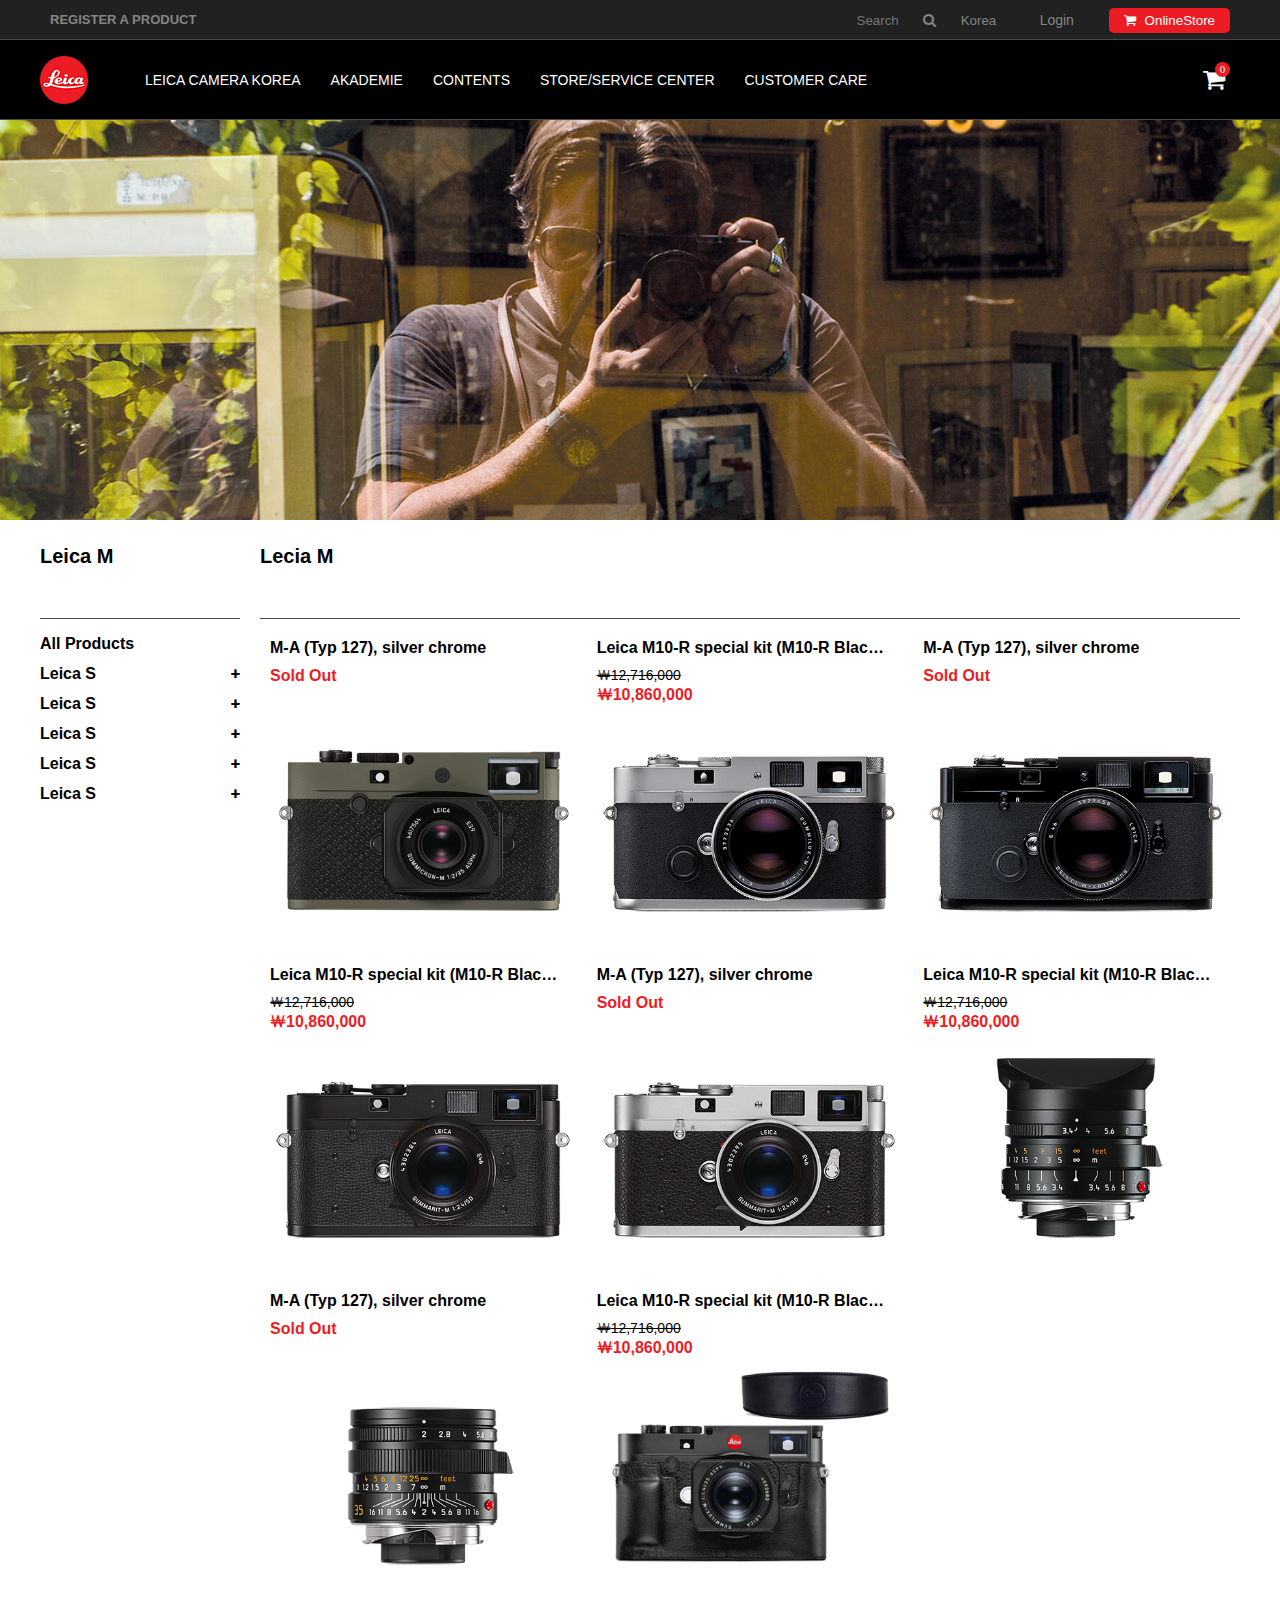
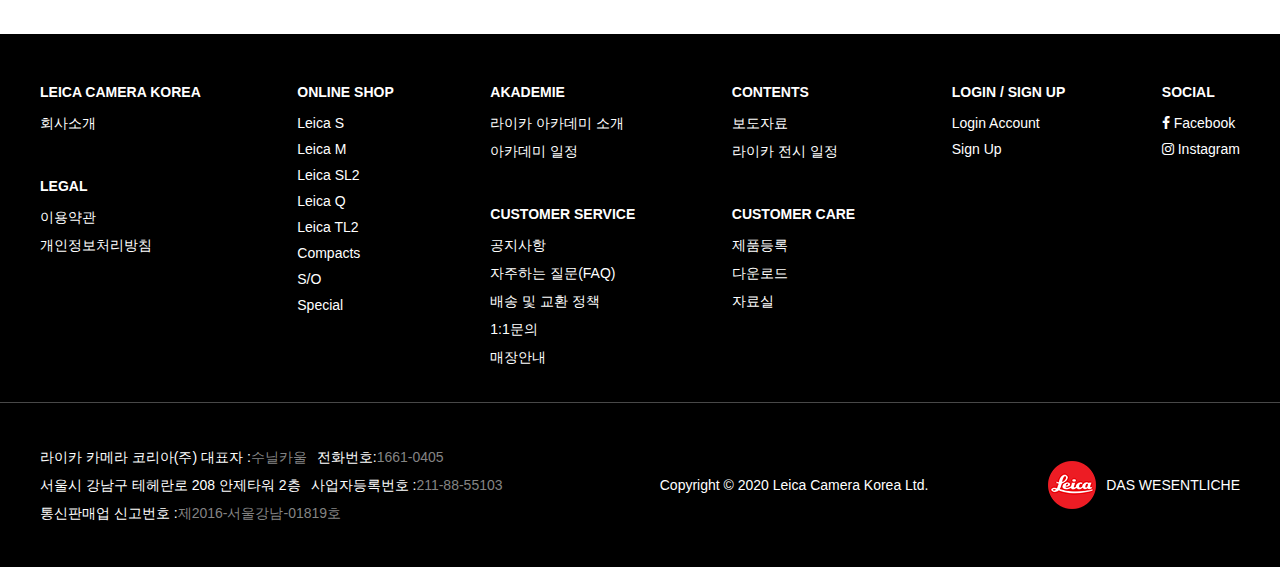
<file: product.html>
<!DOCTYPE html>
<html lang="en">
<head>
    <meta charset="UTF-8">
    <meta http-equiv="X-UA-Compatible" content="IE=edge">
    <meta name="viewport" content="width=device-width, initial-scale=1.0">
    <title>공지사항</title>
    <!-- fontawesome -->
    <link rel="stylesheet" href="https://maxcdn.bootstrapcdn.com/font-awesome/4.7.0/css/font-awesome.min.css">
    <!-- custom js -->
    <script src="https://code.jquery.com/jquery-3.6.0.js" integrity="sha256-H+K7U5CnXl1h5ywQfKtSj8PCmoN9aaq30gDh27Xc0jk=" crossorigin="anonymous"></script>
    <script src="./js/main.js"></script>
    <script src="./js/product/product.js"></script>
    <!-- custom css -->
    <link rel="stylesheet" href="./css/common/reset.css">
    <link rel="stylesheet" href="./css/common/global.css">
    <link rel="stylesheet" href="./css/common/layouts.css">
    <link rel="stylesheet" href="./css/common/layouts_responsive.css">
    <link rel="stylesheet" href="./css/product/product.css">
    <link rel="stylesheet" href="./css/product/product_responsive.css">
</head>
<body>
    <!-- header -->
    <header id="header">
        <div class="wrap">
            <div class="header-left">
                <a href="./index.html">REGISTER A PRODUCT</a>
            </div>
            <div class="header-right">
                <ul>
                    <li>
                        <label for="input-search">
                            <input id="input-search" type="text" placeholder="Search">
                            <i class="fa fa-search" aria-hidden="true"></i>
                        </label>
                    </li>
                    <li>
                        <select name="lang" id="lang-list">
                            <option value="lang-kr">Korea</option>
                            <option value="lang-jp">Japan</option>
                            <option value="lang-us">English</option>
                        </select>
                    </li>
                    <li><a href="./login.html">Login</a></li>
                    <li><a href="#none">
                        <button class="btn-link">
                            <i class="fa fa-shopping-cart" aria-hidden="true"></i>
                            OnlineStore
                        </button>
                        
                    </a></li>
                </ul>
            </div>
            <div class="header-menu">
                <div class="header-menu-container">
                    <div class="wrap">
                        <!-- 1st -->
                        <div class="header-menu-item">
                            <div class="header-menu-img">
                                <img src="./img/camera_leica_s.jpg" alt="leica_s">
                            </div>
                            <ul class="header-menu-list">
                                <h6>
                                    <a href="./product.html">
                                        Leica S
                                        <span>완벽한 균형</span>
                                    </a>
                                </h6>
                                <li><a href="./product.html">Leica S3</a></li>
                                <li><a href="./product.html">S Lenses</a></li>
                                <li><a href="./product.html"></a></li>
                            </ul>
                        </div>
                        <!-- 2nd -->
                        <div class="header-menu-item">
                            <div class="header-menu-img">
                                <img src="./img/camera_leica_m.jpg" alt="leica_s">
                            </div>
                            <ul class="header-menu-list">
                                <h6>
                                    <a href="./product.html">
                                        Leica M
                                        <span>순간에 더 가까이</span>
                                    </a>
                                </h6>
                                <li><a href="./product.html">Leica M10-R</a></li>
                                <li><a href="./product.html">Leica M10-P</a></li>
                                <li><a href="./product.html">Leica M</a></li>
                                <li><a href="./product.html">M Lenses</a></li>
                                <li><a href="./product.html">M Accessories</a></li>
                            </ul>
                        </div>

                        <div class="header-menu-item">
                            <div class="header-menu-img">
                                <img src="./img/camera_leica_sl.jpg" alt="leica_s">
                            </div>
                            <ul class="header-menu-list">
                                <h6>
                                    <a href="./product.html">
                                        Leica SL
                                        <span>사진은 당신의 선택</span>
                                    </a>
                                </h6>
                                <li><a href="./product.html">Leica SL2</a></li>
                                <li><a href="./product.html">SL Lensess</a></li>
                                <li><a href="./product.html">SL Accessories</a></li>
                            </ul>
                        </div>

                        <div class="header-menu-item">
                            <div class="header-menu-img">
                                <img src="./img/camera_leica_q.jpg" alt="leica_s">
                            </div>
                            <ul class="header-menu-list">
                                <h6>
                                    <a href="./product.html">
                                        Leica Q
                                        <span>오차가 없는 완벽함</span>
                                    </a>
                                </h6>
                                <li><a href="./product.html">Leica Q2</a></li>
                                <li><a href="./product.html">Leica Q-P</a></li>
                                <li><a href="./product.html">Q Accessories</a></li>
                            </ul>
                        </div>

                        <div class="header-menu-item">
                            <div class="header-menu-img">
                                <img src="./img/camera_leica_m.jpg" alt="leica_s">
                            </div>
                            <ul class="header-menu-list">
                                <h6>
                                    <a href="./product.html">
                                        CL & TL2
                                        <span>꿈은 크게 짐은 가볍게</span>
                                    </a>
                                </h6>
                                <li><a href="./product.html">Leica CL</a></li>
                                <li><a href="./product.html">CL/TL LLenses</a></li>
                                <li><a href="./product.html">CL/TL Accessories</a></li>
                            </ul>
                        </div>

                        <div class="header-menu-item">
                            <div class="header-menu-img">
                                <img src="./img/camera_compact.jpg" alt="leica_s">
                            </div>
                            <ul class="header-menu-list">
                                <h6>
                                    <a href="./product.html">
                                        Compact
                                        <span>작지만 엄청난 성능</span>
                                    </a>
                                </h6>
                                <li><a href="./product.html">C-Lux</a></li>
                                <li><a href="./product.html">D-Lux7s</a></li>
                                <li><a href="./product.html">V-Lux5</a></li>
                                <li><a href="./product.html">Compact Accessories</a></li>
                            </ul>
                        </div>

                        <div class="header-menu-item">
                            <div class="header-menu-img">
                                <img src="./img/camera_so.jpg" alt="leica_s">
                            </div>
                            <ul class="header-menu-list">
                                <h6>
                                    <a href="./product.html">
                                        S/O
                                        <span>자연에 매료되다</span>
                                    </a>
                                </h6>
                                <li><a href="./product.html">Ultravid</a></li>
                            </ul>
                        </div>

                        <div class="header-menu-item">
                            <div class="header-menu-img">
                                <img src="./img/camera_leica_ona.jpg" alt="leica_s">
                            </div>
                            <ul class="header-menu-list">
                                <h6>
                                    <a href="./product.html">
                                        Special
                                        <span>또 다른 특별함</span>
                                    </a>
                                </h6>
                                <li><a href="./product.html">Sofort</a></li>
                                <li><a href="./product.html">Online Exclusive</a></li>
                                <li><a href="./product.html">LEICA X ZEGNA</a></li>
                                <li><a href="./product.html">Insta360</a></li>
                                <li><a href="./product.html">Soft Goods</a></li>
                            </ul>
                        </div>

                        <div class="header-menu-item wide">
                            <a href="./product.html">
                                모든제품보기
                            </a>
                        </div>

                    </div>
                </div>
            </div>
        </div>
    </header>
    <!-- gnb -->
    <nav id="gnb">
        <div class="wrap">
            <!-- logo -->
            <h1 class="visually-hidden">
                Leica
            </h1>
            <a href="./index.html" class="logo-box">
                <img src="./img/logo48.png" alt="로고">
            </a>
            <ul class="gnb-depth1">
                <li>
                    <a href="./introduce.html">LEICA CAMERA KOREA</a>
                    <ul class="gnb-depth2">
                        <div class="wrap">
                            <li><a href="./introduce.html">회사소개</a></li>
                            <li><a href="./introduce.html">공지사항</a></li>
                            <li><a href="./introduce.html">자주하는 질문</a></li>
                        </div>
                    </ul>
                </li>
                <li>
                    <a href="./akademy.html">AKADEMIE</a>
                    <ul class="gnb-depth2">
                        <div class="wrap">
                            <li><a href="./akademy.html">라이카아카데미</a></li>
                            <li><a href="./akademy.html">아카데미 일정</a></li>
                        </div>
                    </ul>
                </li>
                <li>
                    <a href="./content.html">CONTENTS</a>
                    <ul class="gnb-depth2">
                        <div class="wrap">
                            <li><a href="./content.html">보도자료</a></li>
                            <li><a href="./content.html">전시</a></li>
                        </div>
                    </ul>
                </li>
                <li>
                    <a href="./store.html">STORE/SERVICE CENTER</a>
                    <ul class="gnb-depth2">
                        <div class="wrap">
                            <li><a href="./store.html">위치안내</a></li>                            
                        </div>

                    </ul>
                </li>
                <li>
                    <a href="./login.html">CUSTOMER CARE</a>
                    <ul class="gnb-depth2">
                        <div class="wrap">
                            <li><a href="./login.html">제품등록</a></li>
                            <li><a href="./login.html">다운로드</a></li>
                            <li><a href="./login.html">자료실</a></li>
                            <li><a href="./login.html">온라인 상담예약</a></li>
                            <li><a href="./login.html">오프라인 상담예약</a></li>
                        </div>
                    </ul>
                </li>
            </ul>
            <div class="btn-group">
                <button class="btn-link" onclick="window.location.href = './product.html'">
                    <i class="fa fa-shopping-cart" aria-hidden="true"></i>
                    OnlineStore
                </button>
                
                <a class="btn-cart" href="#none">
                    <i class="fa fa-shopping-cart" aria-hidden="true"></i>
                </a>
                
                <div class="btn-trigger">
                    <span></span>
                    <span></span>
                    <span></span>
                </div>
            </div>
        </div>
        <div class="gnb-side">
            <ul class="gnb-depth1">
                <li>
                    <a href="./introduce.html">LEICA CAMERA KOREA</a>
                    <ul class="gnb-depth2">
                        <li><a href="./introduce.html">회사소개</a></li>
                        <li><a href="./introduce.html">공지사항</a></li>
                        <li><a href="./introduce.html">자주하는 질문</a></li>
                    </ul>
                </li>
                <li>
                    <a href="./akademy.html">AKADEMIE</a>
                    <ul class="gnb-depth2">
                        <li><a href="./akademy.html">라이카아카데미</a></li>
                        <li><a href="./akademy.html">아카데미 일정</a></li>
                    </ul>
                </li>
                <li>
                    <a href="./content.html">CONTENTS</a>
                    <ul class="gnb-depth2">
                        <li><a href="./content.html">보도자료</a></li>
                        <li><a href="./content.html">전시</a></li>
                    </ul>
                </li>
                <li>
                    <a href="./store.html">STORE/SERVICE CENTER</a>
                    <ul class="gnb-depth2">
                        <li><a href="./store.html">위치안내</a></li>                            
                    </ul>
                </li>
                <li>
                    <a href="./login.html">CUSTOMER CARE</a>
                    <ul class="gnb-depth2">
                        <li><a href="./login.html">제품등록</a></li>
                        <li><a href="./login.html">다운로드</a></li>
                        <li><a href="./login.html">자료실</a></li>
                        <li><a href="./login.html">온라인 상담예약</a></li>
                        <li><a href="./login.html">오프라인 상담예약</a></li>
                    </ul>
                </li>
            </ul>
        </div>
    </nav>

    <!-- contents -->

    <!-- main-banner -->
    <div class="main-banner">
        <h1 class="visually-hidden">제품페이지</h1>
        <img src="./img/product/product_main.jpg" alt="제품페이지 메인배너">
    </div>

    <!-- product page -->
    <section class="product">
        <div class="wrap">
                <!--product lnb  -->
            <div class="product-lnb">
                <h4 class="product-lnb-title title">Leica M</h4>
                <ul class="product-lnb-list">
                    <li>
                        <a href="#none">
                            All Products
                        </a>
                    </li>

                    <li>
                        <a href="#none">
                            Leica S
                        </a>
                        <ul class="product-lnb-sub-list">
                            <li><a href="#none">All product</a></li>
                            <li><a href="#none">Lecia S3</a></li>
                            <li><a href="#none">S lenses</a></li>
                        </ul>
                    </li>

                    <li>
                        <a href="#none">
                            Leica S
                        </a>
                        <ul class="product-lnb-sub-list">
                            <li><a href="#none">All product</a></li>
                            <li><a href="#none">Lecia S3</a></li>
                            <li><a href="#none">S lenses</a></li>
                        </ul>
                    </li>

                    <li>
                        <a href="#none">
                            Leica S
                        </a>
                        <ul class="product-lnb-sub-list">
                            <li><a href="#none">All product</a></li>
                            <li><a href="#none">Lecia S3</a></li>
                            <li><a href="#none">S lenses</a></li>
                        </ul>
                    </li>

                    <li>
                        <a href="#none">
                            Leica S
                        </a>
                        <ul class="product-lnb-sub-list">
                            <li><a href="#none">All product</a></li>
                            <li><a href="#none">Lecia S3</a></li>
                            <li><a href="#none">S lenses</a></li>
                        </ul>
                    </li>

                    <li>
                        <a href="#none">
                            Leica S
                        </a>
                        <ul class="product-lnb-sub-list">
                            <li><a href="#none">All product</a></li>
                            <li><a href="#none">Lecia S3</a></li>
                            <li><a href="#none">S lenses</a></li>
                        </ul>
                    </li>
                    
                </ul>
            </div>

            <!-- product main -->
            <div class="product-main">
                <h4 class="product-main-title title">Lecia M</h4>
                <div class="product-item-container">
                    <!-- soldout 유형 -->
                    <div class="product-item">
                        <a href="#none" class="link-only ef-overlay">
                            <div class="product-item-text">
                                <h6>M-A (Typ 127), silver chrome</h6>
                                <span class="soldout">Sold Out</span>
                            </div>
                            <div class="product-item-img">
                                <img src="./img/product/product1.png" alt="상품사진1">
                            </div>
                        </a>
                    </div>
                    <!-- price 유형 -->
                    <div class="product-item">
                        <a href="#none" class="link-only ef-overlay">
                            <div class="product-item-text">
                                <h6>Leica M10-R special kit (M10-R Black + Thumb support + Holster)</h6>
                                <span class="sale">12,716,000</span>
                                <span class="price">10,860,000</span>
                            </div>
                            <div class="product-item-img">
                                <img src="./img/product/product2.png" alt="상품사진1">
                            </div>
                        </a>
                    </div>
                    <!-- soldout 유형 -->
                    <div class="product-item">
                        <a href="#none" class="link-only ef-overlay">
                            <div class="product-item-text">
                                <h6>M-A (Typ 127), silver chrome</h6>
                                <span class="soldout">Sold Out</span>
                            </div>
                            <div class="product-item-img">
                                <img src="./img/product/product3.png" alt="상품사진3">
                            </div>
                        </a>
                    </div>
                    <!-- price 유형 -->
                    <div class="product-item">
                        <a href="#none" class="link-only ef-overlay">
                            <div class="product-item-text">
                                <h6>Leica M10-R special kit (M10-R Black + Thumb support + Holster)</h6>
                                <span class="sale">12,716,000</span>
                                <span class="price">10,860,000</span>
                            </div>
                            <div class="product-item-img">
                                <img src="./img/product/product4.png" alt="상품사진4">
                            </div>
                        </a>
                    </div>

                    <!-- soldout 유형 -->
                    <div class="product-item">
                        <a href="#none" class="link-only ef-overlay">
                            <div class="product-item-text">
                                <h6>M-A (Typ 127), silver chrome</h6>
                                <span class="soldout">Sold Out</span>
                            </div>
                            <div class="product-item-img">
                                <img src="./img/product/product5.png" alt="상품사진5">
                            </div>
                        </a>
                    </div>
                    <!-- price 유형 -->
                    <div class="product-item">
                        <a href="#none" class="link-only ef-overlay">
                            <div class="product-item-text">
                                <h6>Leica M10-R special kit (M10-R Black + Thumb support + Holster)</h6>
                                <span class="sale">12,716,000</span>
                                <span class="price">10,860,000</span>
                            </div>
                            <div class="product-item-img">
                                <img src="./img/product/product6.png" alt="상품사진6">
                            </div>
                        </a>
                    </div>

                    <!-- soldout 유형 -->
                    <div class="product-item">
                        <a href="#none" class="link-only ef-overlay">
                            <div class="product-item-text">
                                <h6>M-A (Typ 127), silver chrome</h6>
                                <span class="soldout">Sold Out</span>
                            </div>
                            <div class="product-item-img">
                                <img src="./img/product/product7.png" alt="상품사진7">
                            </div>
                        </a>
                    </div>
                    <!-- price 유형 -->
                    <div class="product-item">
                        <a href="#none" class="link-only ef-overlay">
                            <div class="product-item-text">
                                <h6>Leica M10-R special kit (M10-R Black + Thumb support + Holster)</h6>
                                <span class="sale">12,716,000</span>
                                <span class="price">10,860,000</span>
                            </div>
                            <div class="product-item-img">
                                <img src="./img/product/product8.png" alt="상품사진8">
                            </div>
                        </a>
                    </div>


                    
                </div>
            </div>
        </div>
    </section>

    <!-- footer -->
    <footer id="footer">        
        <nav class="footer-nav">
            <div class="wrap">
                <!-- 1st -->
                <div>
                    <ul>
                        <li class="footer-nav-title">LEICA CAMERA KOREA</li>
                        <li><a href="#none">회사소개</a></li>
                    </ul>
                    <ul>
                        <li class="footer-nav-title">LEGAL</li>
                        <li><a href="#none">이용약관</a></li>
                        <li><a href="#none">개인정보처리방침</a></li>
                    </ul>
                </div>
                <!-- 2nd -->
                <div>
                    <ul>
                        <li class="footer-nav-title">ONLINE SHOP</li>
                        <li><a href="#none">Leica S</a></li>
                        <li><a href="#none">Leica M </a></li>
                        <li><a href="#none">Leica SL2</a></li>
                        <li><a href="#none">Leica Q</a></li>
                        <li><a href="#none">Leica TL2</a></li>
                        <li><a href="#none">Compacts</a></li>
                        <li><a href="#none">S/O</a></li>
                        <li><a href="#none">Special</a></li>
                    </ul>
                </div>
                <!-- 3rd -->
                <div>
                    <ul>
                        <li class="footer-nav-title">AKADEMIE</li>
                        <li><a href="#none">라이카 아카데미 소개</a></li>
                        <li><a href="#none">아카데미 일정 </a></li>
                    </ul>
                    <ul>
                        <li class="footer-nav-title">CUSTOMER SERVICE</li>
                        <li><a href="#none">공지사항</a></li>
                        <li><a href="#none">자주하는 질문(FAQ)</a></li>
                        <li><a href="#none">배송 및 교환 정책</a></li>
                        <li><a href="#none">1:1문의</a></li>
                        <li><a href="#none">매장안내</a></li>
                    </ul>
                </div>
                <!-- 4th -->
                <div>
                    <ul>
                        <li class="footer-nav-title">CONTENTS</li>
                        <li><a href="#none">보도자료</a></li>
                        <li><a href="#none">라이카 전시 일정</a></li>
                    </ul>
                    <ul>
                        <li class="footer-nav-title">CUSTOMER CARE</li>
                        <li><a href="#none">제품등록</a></li>
                        <li><a href="#none">다운로드</a></li>
                        <li><a href="#none">자료실</a></li>
                    </ul>
                </div>
                <!-- 5th -->
                <div>
                    <ul>
                        <li class="footer-nav-title">LOGIN / SIGN UP</li>
                        <li><a href="#none">Login Account</a></li>
                        <li><a href="#none">Sign Up</a></li>
                    </ul>
                </div>
                <!-- 6th -->
                <div>
                    <ul>
                        <li class="footer-nav-title">SOCIAL</li>
                        <li><a href="#none">
                            <i class="fa fa-facebook" aria-hidden="true"></i>
                            Facebook
                        </a></li>
                        <li><a href="#none">
                            <i class="fa fa-instagram" aria-hidden="true"></i>
                            Instagram
                        </a></li>
                    </ul>
                </div>
            </div>
            
        </nav>
        <!-- footer info -->
        <div class="footer-info">
            <div class="wrap">
                <ul>
                    <li><span>라이카 카메라 코리아(주) 대표자 :</span>수닐카울</li>
                    <li><span>전화번호:</span>1661-0405</li>
                    <li><span>서울시 강남구 테헤란로 208 안제타워 2층</span></li>
                    <li><span>사업자등록번호 :</span>211-88-55103</li>
                    <li><span>통신판매업 신고번호 :</span>제2016-서울강남-01819호</li>
                </ul>
                <p class="copy">
                    Copyright © 2020 Leica Camera Korea Ltd.
                </p>
                <a class="footer-link" href="#none">
                    <img src="./img/logo48.png" alt="라이카 로고">
                    DAS WESENTLICHE
                </a>
            </div>
        </div>
    </footer>
    <!-- btn top -->
    <a href="#" class="btn-top">
        <i class="fa fa-arrow-up" aria-hidden="true"></i>
    </a>
</body>
</html>
</file>
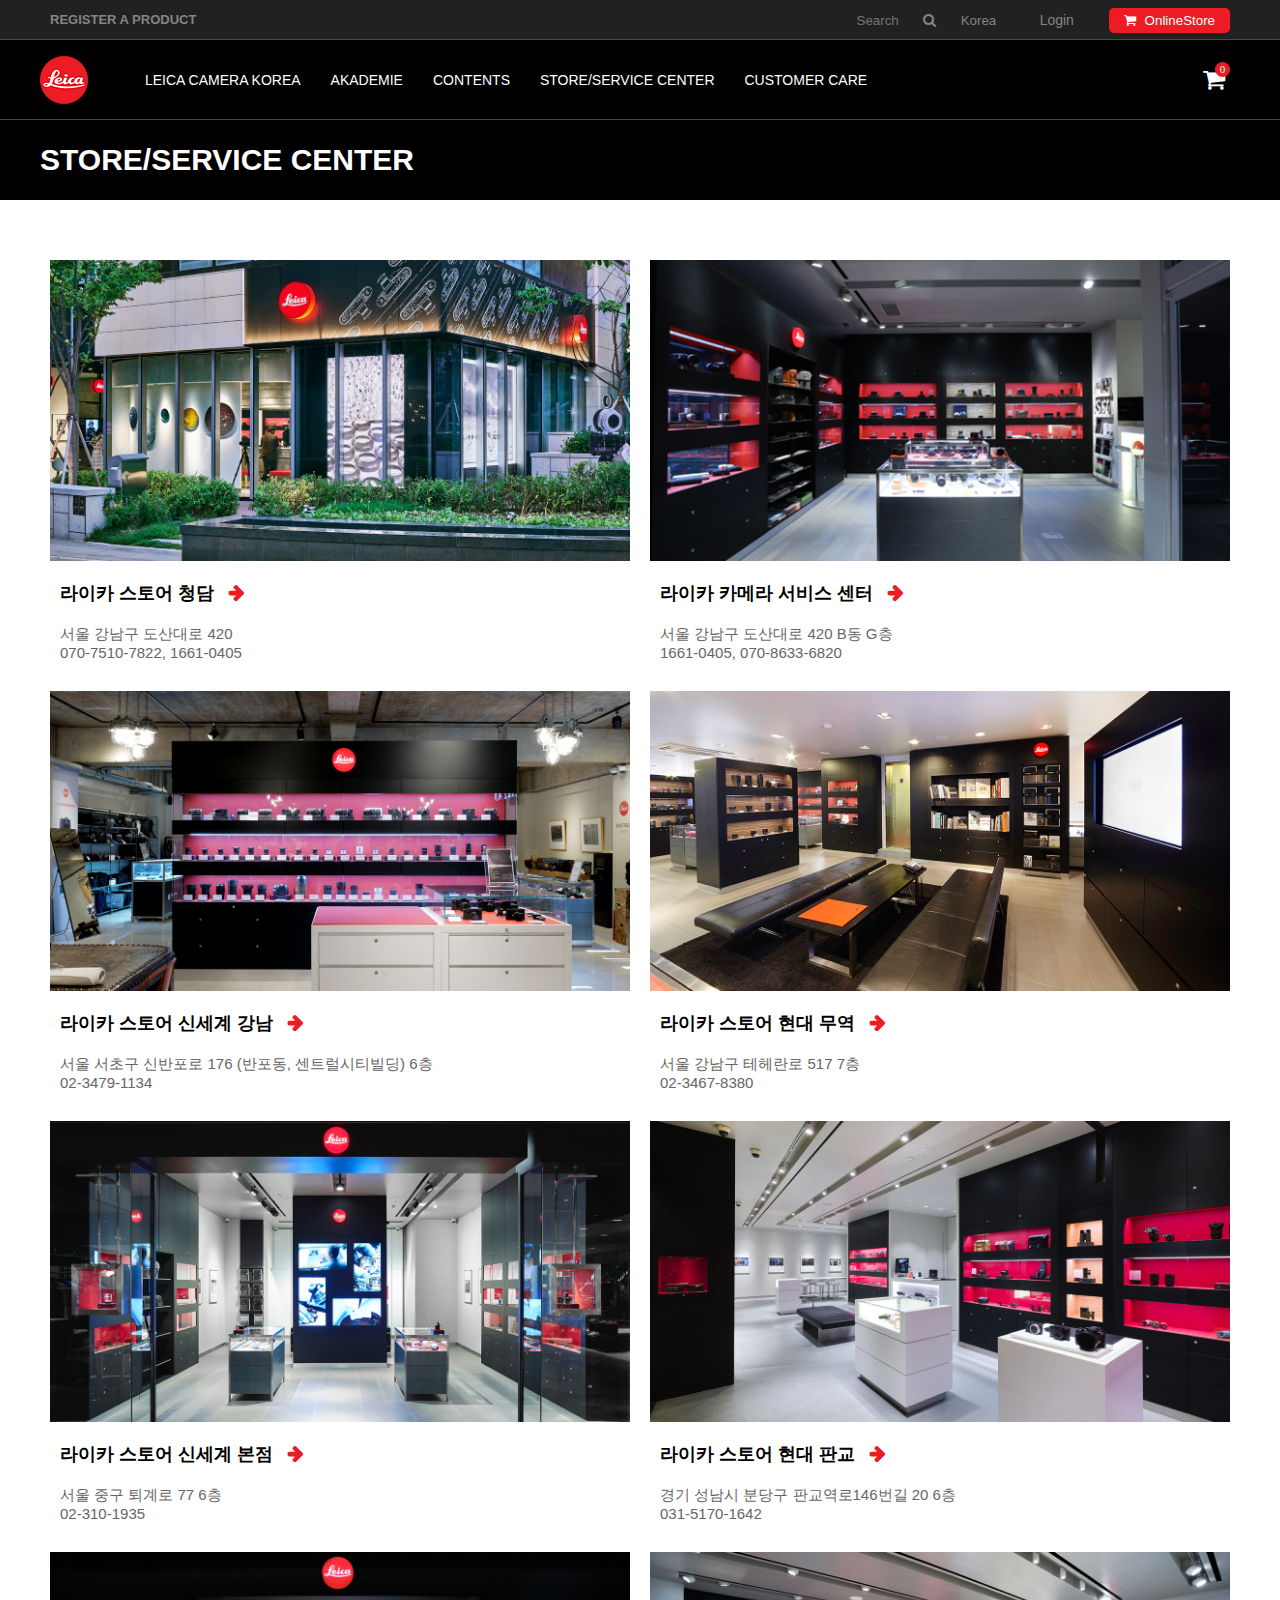
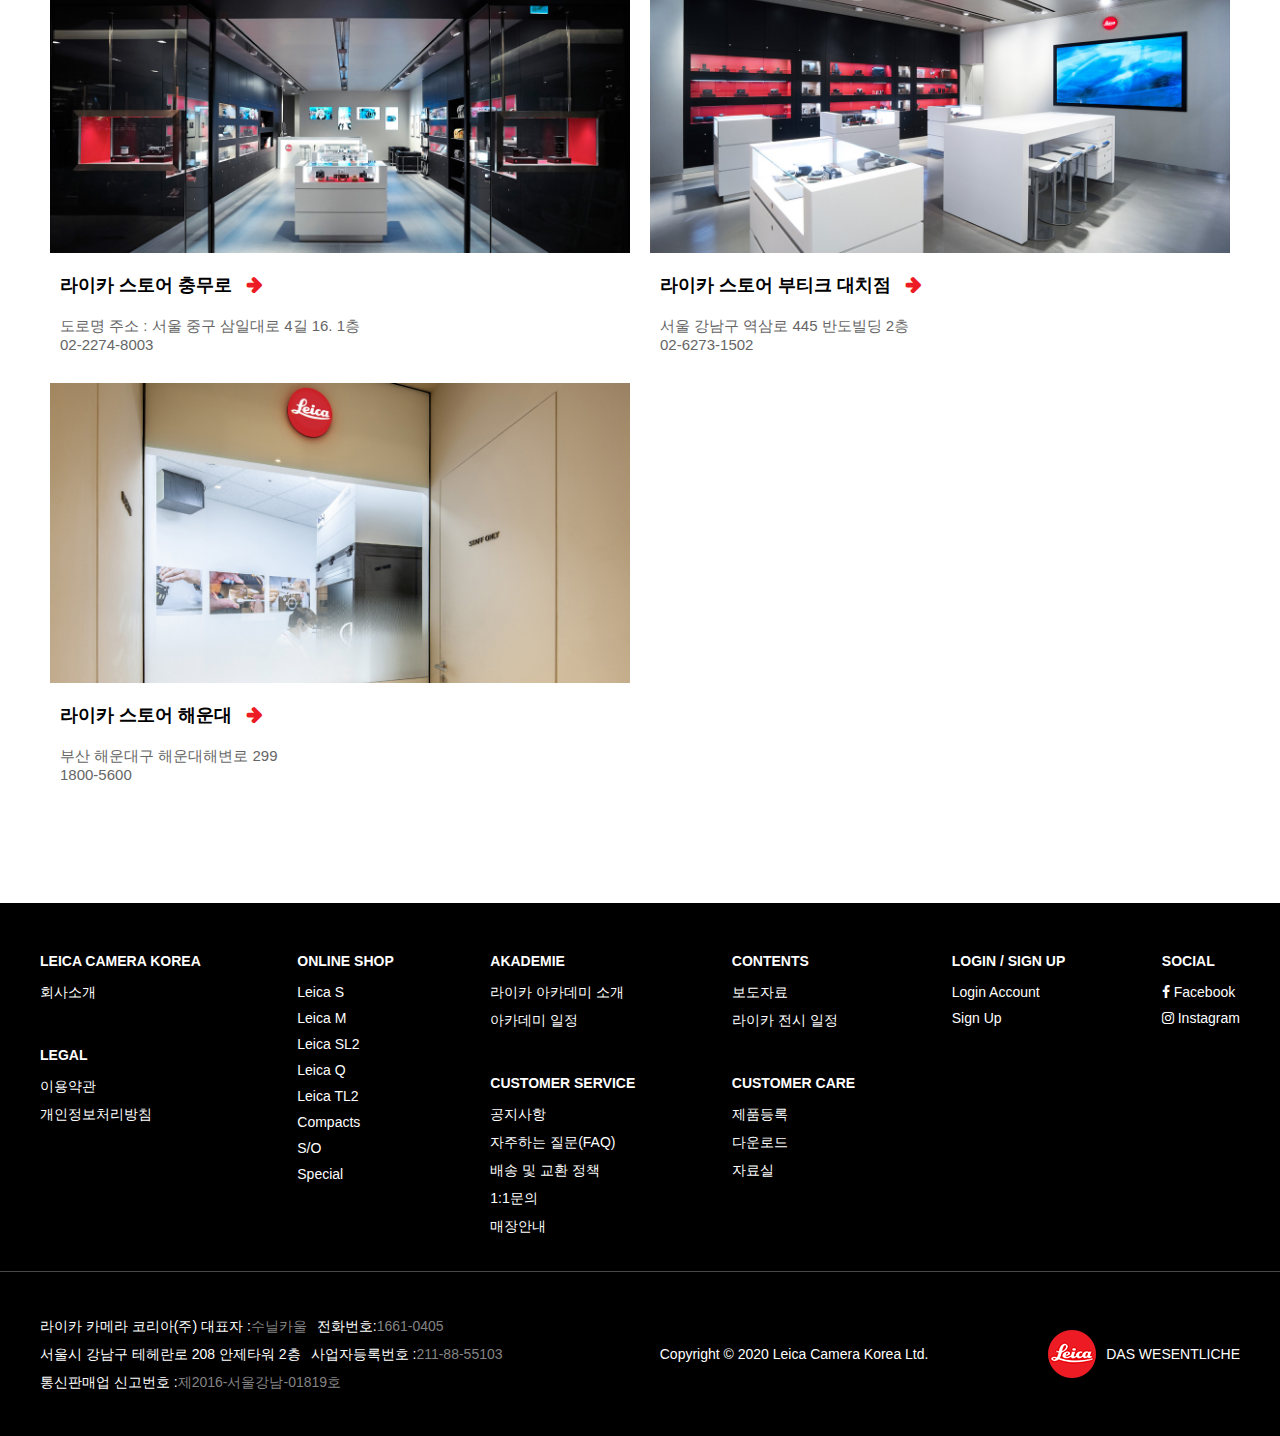
<file: store.html>
<!DOCTYPE html>
<html lang="en">
<head>
    <meta charset="UTF-8">
    <meta http-equiv="X-UA-Compatible" content="IE=edge">
    <meta name="viewport" content="width=device-width, initial-scale=1.0">
    <title>공지사항</title>
    <!-- fontawesome -->
    <link rel="stylesheet" href="https://maxcdn.bootstrapcdn.com/font-awesome/4.7.0/css/font-awesome.min.css">
    <!-- custom js -->
    <script src="https://code.jquery.com/jquery-3.6.0.js" integrity="sha256-H+K7U5CnXl1h5ywQfKtSj8PCmoN9aaq30gDh27Xc0jk=" crossorigin="anonymous"></script>
    <script src="./js/main.js"></script>
    <!-- custom css -->
    <link rel="stylesheet" href="./css/common/reset.css">
    <link rel="stylesheet" href="./css/common/global.css">
    <link rel="stylesheet" href="./css/common/layouts.css">
    <link rel="stylesheet" href="./css/common/layouts_responsive.css">
    <link rel="stylesheet" href="./css/store/store.css">
    <link rel="stylesheet" href="./css/store/store_responsive.css">
</head>
<body>
    <!-- header -->
    <header id="header">
        <div class="wrap">
            <div class="header-left">
                <a href="./index.html">REGISTER A PRODUCT</a>
            </div>
            <div class="header-right">
                <ul>
                    <li>
                        <label for="input-search">
                            <input id="input-search" type="text" placeholder="Search">
                            <i class="fa fa-search" aria-hidden="true"></i>
                        </label>
                    </li>
                    <li>
                        <select name="lang" id="lang-list">
                            <option value="lang-kr">Korea</option>
                            <option value="lang-jp">Japan</option>
                            <option value="lang-us">English</option>
                        </select>
                    </li>
                    <li><a href="./login.html">Login</a></li>
                    <li><a href="#none">
                        <button class="btn-link">
                            <i class="fa fa-shopping-cart" aria-hidden="true"></i>
                            OnlineStore
                        </button>
                        
                    </a></li>
                </ul>
            </div>
            <div class="header-menu">
                <div class="header-menu-container">
                    <div class="wrap">
                        <!-- 1st -->
                        <div class="header-menu-item">
                            <div class="header-menu-img">
                                <img src="./img/camera_leica_s.jpg" alt="leica_s">
                            </div>
                            <ul class="header-menu-list">
                                <h6>
                                    <a href="./product.html">
                                        Leica S
                                        <span>완벽한 균형</span>
                                    </a>
                                </h6>
                                <li><a href="./product.html">Leica S3</a></li>
                                <li><a href="./product.html">S Lenses</a></li>
                                <li><a href="./product.html"></a></li>
                            </ul>
                        </div>
                        <!-- 2nd -->
                        <div class="header-menu-item">
                            <div class="header-menu-img">
                                <img src="./img/camera_leica_m.jpg" alt="leica_s">
                            </div>
                            <ul class="header-menu-list">
                                <h6>
                                    <a href="./product.html">
                                        Leica M
                                        <span>순간에 더 가까이</span>
                                    </a>
                                </h6>
                                <li><a href="./product.html">Leica M10-R</a></li>
                                <li><a href="./product.html">Leica M10-P</a></li>
                                <li><a href="./product.html">Leica M</a></li>
                                <li><a href="./product.html">M Lenses</a></li>
                                <li><a href="./product.html">M Accessories</a></li>
                            </ul>
                        </div>

                        <div class="header-menu-item">
                            <div class="header-menu-img">
                                <img src="./img/camera_leica_sl.jpg" alt="leica_s">
                            </div>
                            <ul class="header-menu-list">
                                <h6>
                                    <a href="./product.html">
                                        Leica SL
                                        <span>사진은 당신의 선택</span>
                                    </a>
                                </h6>
                                <li><a href="./product.html">Leica SL2</a></li>
                                <li><a href="./product.html">SL Lensess</a></li>
                                <li><a href="./product.html">SL Accessories</a></li>
                            </ul>
                        </div>

                        <div class="header-menu-item">
                            <div class="header-menu-img">
                                <img src="./img/camera_leica_q.jpg" alt="leica_s">
                            </div>
                            <ul class="header-menu-list">
                                <h6>
                                    <a href="./product.html">
                                        Leica Q
                                        <span>오차가 없는 완벽함</span>
                                    </a>
                                </h6>
                                <li><a href="./product.html">Leica Q2</a></li>
                                <li><a href="./product.html">Leica Q-P</a></li>
                                <li><a href="./product.html">Q Accessories</a></li>
                            </ul>
                        </div>

                        <div class="header-menu-item">
                            <div class="header-menu-img">
                                <img src="./img/camera_leica_m.jpg" alt="leica_s">
                            </div>
                            <ul class="header-menu-list">
                                <h6>
                                    <a href="./product.html">
                                        CL & TL2
                                        <span>꿈은 크게 짐은 가볍게</span>
                                    </a>
                                </h6>
                                <li><a href="./product.html">Leica CL</a></li>
                                <li><a href="./product.html">CL/TL LLenses</a></li>
                                <li><a href="./product.html">CL/TL Accessories</a></li>
                            </ul>
                        </div>

                        <div class="header-menu-item">
                            <div class="header-menu-img">
                                <img src="./img/camera_compact.jpg" alt="leica_s">
                            </div>
                            <ul class="header-menu-list">
                                <h6>
                                    <a href="./product.html">
                                        Compact
                                        <span>작지만 엄청난 성능</span>
                                    </a>
                                </h6>
                                <li><a href="./product.html">C-Lux</a></li>
                                <li><a href="./product.html">D-Lux7s</a></li>
                                <li><a href="./product.html">V-Lux5</a></li>
                                <li><a href="./product.html">Compact Accessories</a></li>
                            </ul>
                        </div>

                        <div class="header-menu-item">
                            <div class="header-menu-img">
                                <img src="./img/camera_so.jpg" alt="leica_s">
                            </div>
                            <ul class="header-menu-list">
                                <h6>
                                    <a href="./product.html">
                                        S/O
                                        <span>자연에 매료되다</span>
                                    </a>
                                </h6>
                                <li><a href="./product.html">Ultravid</a></li>
                            </ul>
                        </div>

                        <div class="header-menu-item">
                            <div class="header-menu-img">
                                <img src="./img/camera_leica_ona.jpg" alt="leica_s">
                            </div>
                            <ul class="header-menu-list">
                                <h6>
                                    <a href="./product.html">
                                        Special
                                        <span>또 다른 특별함</span>
                                    </a>
                                </h6>
                                <li><a href="./product.html">Sofort</a></li>
                                <li><a href="./product.html">Online Exclusive</a></li>
                                <li><a href="./product.html">LEICA X ZEGNA</a></li>
                                <li><a href="./product.html">Insta360</a></li>
                                <li><a href="./product.html">Soft Goods</a></li>
                            </ul>
                        </div>

                        <div class="header-menu-item wide">
                            <a href="./product.html">
                                모든제품보기
                            </a>
                        </div>

                    </div>
                </div>
            </div>
        </div>
    </header>
    <!-- gnb -->
    <nav id="gnb">
        <div class="wrap">
            <!-- logo -->
            <h1 class="visually-hidden">
                Leica
            </h1>
            <a href="./index.html" class="logo-box">
                <img src="./img/logo48.png" alt="로고">
            </a>
            <ul class="gnb-depth1">
                <li>
                    <a href="./introduce.html">LEICA CAMERA KOREA</a>
                    <ul class="gnb-depth2">
                        <div class="wrap">
                            <li><a href="./introduce.html">회사소개</a></li>
                            <li><a href="./introduce.html">공지사항</a></li>
                            <li><a href="./introduce.html">자주하는 질문</a></li>
                        </div>
                    </ul>
                </li>
                <li>
                    <a href="./akademy.html">AKADEMIE</a>
                    <ul class="gnb-depth2">
                        <div class="wrap">
                            <li><a href="./akademy.html">라이카아카데미</a></li>
                            <li><a href="./akademy.html">아카데미 일정</a></li>
                        </div>
                    </ul>
                </li>
                <li>
                    <a href="./content.html">CONTENTS</a>
                    <ul class="gnb-depth2">
                        <div class="wrap">
                            <li><a href="./content.html">보도자료</a></li>
                            <li><a href="./content.html">전시</a></li>
                        </div>
                    </ul>
                </li>
                <li>
                    <a href="./store.html">STORE/SERVICE CENTER</a>
                    <ul class="gnb-depth2">
                        <div class="wrap">
                            <li><a href="./store.html">위치안내</a></li>                            
                        </div>

                    </ul>
                </li>
                <li>
                    <a href="./login.html">CUSTOMER CARE</a>
                    <ul class="gnb-depth2">
                        <div class="wrap">
                            <li><a href="./login.html">제품등록</a></li>
                            <li><a href="./login.html">다운로드</a></li>
                            <li><a href="./login.html">자료실</a></li>
                            <li><a href="./login.html">온라인 상담예약</a></li>
                            <li><a href="./login.html">오프라인 상담예약</a></li>
                        </div>
                    </ul>
                </li>
            </ul>
            <div class="btn-group">
                <button class="btn-link" onclick="window.location.href = './product.html'">
                    <i class="fa fa-shopping-cart" aria-hidden="true"></i>
                    OnlineStore
                </button>
                
                <a class="btn-cart" href="#none">
                    <i class="fa fa-shopping-cart" aria-hidden="true"></i>
                </a>
                
                <div class="btn-trigger">
                    <span></span>
                    <span></span>
                    <span></span>
                </div>
            </div>
        </div>
        <div class="gnb-side">
            <ul class="gnb-depth1">
                <li>
                    <a href="./introduce.html">LEICA CAMERA KOREA</a>
                    <ul class="gnb-depth2">
                        <li><a href="./introduce.html">회사소개</a></li>
                        <li><a href="./introduce.html">공지사항</a></li>
                        <li><a href="./introduce.html">자주하는 질문</a></li>
                    </ul>
                </li>
                <li>
                    <a href="./akademy.html">AKADEMIE</a>
                    <ul class="gnb-depth2">
                        <li><a href="./akademy.html">라이카아카데미</a></li>
                        <li><a href="./akademy.html">아카데미 일정</a></li>
                    </ul>
                </li>
                <li>
                    <a href="./content.html">CONTENTS</a>
                    <ul class="gnb-depth2">
                        <li><a href="./content.html">보도자료</a></li>
                        <li><a href="./content.html">전시</a></li>
                    </ul>
                </li>
                <li>
                    <a href="./store.html">STORE/SERVICE CENTER</a>
                    <ul class="gnb-depth2">
                        <li><a href="./store.html">위치안내</a></li>                            
                    </ul>
                </li>
                <li>
                    <a href="./login.html">CUSTOMER CARE</a>
                    <ul class="gnb-depth2">
                        <li><a href="./login.html">제품등록</a></li>
                        <li><a href="./login.html">다운로드</a></li>
                        <li><a href="./login.html">자료실</a></li>
                        <li><a href="./login.html">온라인 상담예약</a></li>
                        <li><a href="./login.html">오프라인 상담예약</a></li>
                    </ul>
                </li>
            </ul>
        </div>
    </nav>
    <!-- content -->
    <!-- 갤러리 해더 -->
    <section class="gallery-header">
        <div class="wrap">
            <h1>store/service center</h1>
        </div>
    </section>
    <!-- 갤러리 -->
    <section class="gallery">
        <div class="wrap">
            <h1 class="visually-hidden">매장 서비스 센터 소개</h1>
            <div class="gallery-container">
                <div class="gallery-item">
                    <a href="" class="link-only">
                        <div class="gallery-img">
                            <img src="./img/store/store1.jpg" alt="매장/서비스센터 이미지1">
                        </div>
                        <div class="gallery-text">
                            <h4 class="title">
                                라이카 스토어 청담
                            </h4>
                            <span class="adress">
                                서울 강남구 도산대로 420<br>
                                070-7510-7822, 1661-0405
                            </span>
                        </div>
                    </a>
                </div>

                <div class="gallery-item">
                    <a href="" class="link-only">
                        <div class="gallery-img">
                            <img src="./img/store/store2.jpg" alt="매장/서비스센터 이미지2">
                        </div>
                        <div class="gallery-text">
                            <h4 class="title">
                                라이카 카메라 서비스 센터
                            </h4>
                            <span class="adress">
                                서울 강남구 도산대로 420 B동 G층<br>
                                1661-0405, 070-8633-6820
                            </span>
                        </div>
                    </a>
                </div>

                <div class="gallery-item">
                    <a href="" class="link-only">
                        <div class="gallery-img">
                            <img src="./img/store/store3.jpg" alt="매장/서비스센터 이미지3">
                        </div>
                        <div class="gallery-text">
                            <h4 class="title">
                                라이카 스토어 신세계 강남
                            </h4>
                            <span class="adress">
                                서울 서초구 신반포로 176 (반포동, 센트럴시티빌딩) 6층<br>02-3479-1134
                            </span>
                        </div>
                    </a>
                </div>

                <div class="gallery-item">
                    <a href="" class="link-only">
                        <div class="gallery-img">
                            <img src="./img/store/store4.jpg" alt="매장/서비스센터 이미지4">
                        </div>
                        <div class="gallery-text">
                            <h4 class="title">
                                라이카 스토어 현대 무역
                            </h4>
                            <span class="adress">
                                서울 강남구 테헤란로 517 7층<br>02-3467-8380
                            </span>
                        </div>
                    </a>
                </div>

                <div class="gallery-item">
                    <a href="" class="link-only">
                        <div class="gallery-img">
                            <img src="./img/store/store5.jpg" alt="매장/서비스센터 이미지5">
                        </div>
                        <div class="gallery-text">
                            <h4 class="title">
                                라이카 스토어 신세계 본점
                            </h4>
                            <span class="adress">
                                서울 중구 퇴계로 77 6층<br>02-310-1935
                            </span>
                        </div>
                    </a>
                </div>

                <div class="gallery-item">
                    <a href="" class="link-only">
                        <div class="gallery-img">
                            <img src="./img/store/store6.jpg" alt="매장/서비스센터 이미지6">
                        </div>
                        <div class="gallery-text">
                            <h4 class="title">
                                라이카 스토어 현대 판교
                            </h4>
                            <span class="adress">
                                경기 성남시 분당구 판교역로146번길 20 6층<br>031-5170-1642
                            </span>
                        </div>
                    </a>
                </div>

                <div class="gallery-item">
                    <a href="" class="link-only">
                        <div class="gallery-img">
                            <img src="./img/store/store7.jpg" alt="매장/서비스센터 이미지7">
                        </div>
                        <div class="gallery-text">
                            <h4 class="title">
                                라이카 스토어 충무로
                            </h4>
                            <span class="adress">
                                도로명 주소 : 서울 중구 삼일대로 4길 16. 1층<br>02-2274-8003
                            </span>
                        </div>
                    </a>
                </div>

                <div class="gallery-item">
                    <a href="" class="link-only">
                        <div class="gallery-img">
                            <img src="./img/store/store8.jpg" alt="매장/서비스센터 이미지8">
                        </div>
                        <div class="gallery-text">
                            <h4 class="title">
                               라이카 스토어 부티크 대치점
                            </h4>
                            <span class="adress">
                                서울 강남구 역삼로 445 반도빌딩 2층<br>02-6273-1502
                            </span>
                        </div>
                    </a>
                </div>

                <div class="gallery-item">
                    <a href="" class="link-only">
                        <div class="gallery-img">
                            <img src="./img/store/store9.jpg" alt="매장/서비스센터 이미지9">
                        </div>
                        <div class="gallery-text">
                            <h4 class="title">
                                라이카 스토어 해운대
                            </h4>
                            <span class="adress">
                                부산 해운대구 해운대해변로 299<br>1800-5600
                            </span>
                        </div>
                    </a>
                </div>
                
                
            </div>
        </div>
    </section>
    <!-- footer -->
    <footer id="footer">        
        <nav class="footer-nav">
            <div class="wrap">
                <!-- 1st -->
                <div>
                    <ul>
                        <li class="footer-nav-title">LEICA CAMERA KOREA</li>
                        <li><a href="#none">회사소개</a></li>
                    </ul>
                    <ul>
                        <li class="footer-nav-title">LEGAL</li>
                        <li><a href="#none">이용약관</a></li>
                        <li><a href="#none">개인정보처리방침</a></li>
                    </ul>
                </div>
                <!-- 2nd -->
                <div>
                    <ul>
                        <li class="footer-nav-title">ONLINE SHOP</li>
                        <li><a href="#none">Leica S</a></li>
                        <li><a href="#none">Leica M </a></li>
                        <li><a href="#none">Leica SL2</a></li>
                        <li><a href="#none">Leica Q</a></li>
                        <li><a href="#none">Leica TL2</a></li>
                        <li><a href="#none">Compacts</a></li>
                        <li><a href="#none">S/O</a></li>
                        <li><a href="#none">Special</a></li>
                    </ul>
                </div>
                <!-- 3rd -->
                <div>
                    <ul>
                        <li class="footer-nav-title">AKADEMIE</li>
                        <li><a href="#none">라이카 아카데미 소개</a></li>
                        <li><a href="#none">아카데미 일정 </a></li>
                    </ul>
                    <ul>
                        <li class="footer-nav-title">CUSTOMER SERVICE</li>
                        <li><a href="#none">공지사항</a></li>
                        <li><a href="#none">자주하는 질문(FAQ)</a></li>
                        <li><a href="#none">배송 및 교환 정책</a></li>
                        <li><a href="#none">1:1문의</a></li>
                        <li><a href="#none">매장안내</a></li>
                    </ul>
                </div>
                <!-- 4th -->
                <div>
                    <ul>
                        <li class="footer-nav-title">CONTENTS</li>
                        <li><a href="#none">보도자료</a></li>
                        <li><a href="#none">라이카 전시 일정</a></li>
                    </ul>
                    <ul>
                        <li class="footer-nav-title">CUSTOMER CARE</li>
                        <li><a href="#none">제품등록</a></li>
                        <li><a href="#none">다운로드</a></li>
                        <li><a href="#none">자료실</a></li>
                    </ul>
                </div>
                <!-- 5th -->
                <div>
                    <ul>
                        <li class="footer-nav-title">LOGIN / SIGN UP</li>
                        <li><a href="#none">Login Account</a></li>
                        <li><a href="#none">Sign Up</a></li>
                    </ul>
                </div>
                <!-- 6th -->
                <div>
                    <ul>
                        <li class="footer-nav-title">SOCIAL</li>
                        <li><a href="#none">
                            <i class="fa fa-facebook" aria-hidden="true"></i>
                            Facebook
                        </a></li>
                        <li><a href="#none">
                            <i class="fa fa-instagram" aria-hidden="true"></i>
                            Instagram
                        </a></li>
                    </ul>
                </div>
            </div>
            
        </nav>
        <!-- footer info -->
        <div class="footer-info">
            <div class="wrap">
                <ul>
                    <li><span>라이카 카메라 코리아(주) 대표자 :</span>수닐카울</li>
                    <li><span>전화번호:</span>1661-0405</li>
                    <li><span>서울시 강남구 테헤란로 208 안제타워 2층</span></li>
                    <li><span>사업자등록번호 :</span>211-88-55103</li>
                    <li><span>통신판매업 신고번호 :</span>제2016-서울강남-01819호</li>
                </ul>
                <p class="copy">
                    Copyright © 2020 Leica Camera Korea Ltd.
                </p>
                <a class="footer-link" href="#none">
                    <img src="./img/logo48.png" alt="라이카 로고">
                    DAS WESENTLICHE
                </a>
            </div>
        </div>
    </footer>
    <!-- btn top -->
    <a href="#" class="btn-top">
        <i class="fa fa-arrow-up" aria-hidden="true"></i>
    </a>
</body>
</html>
</file>
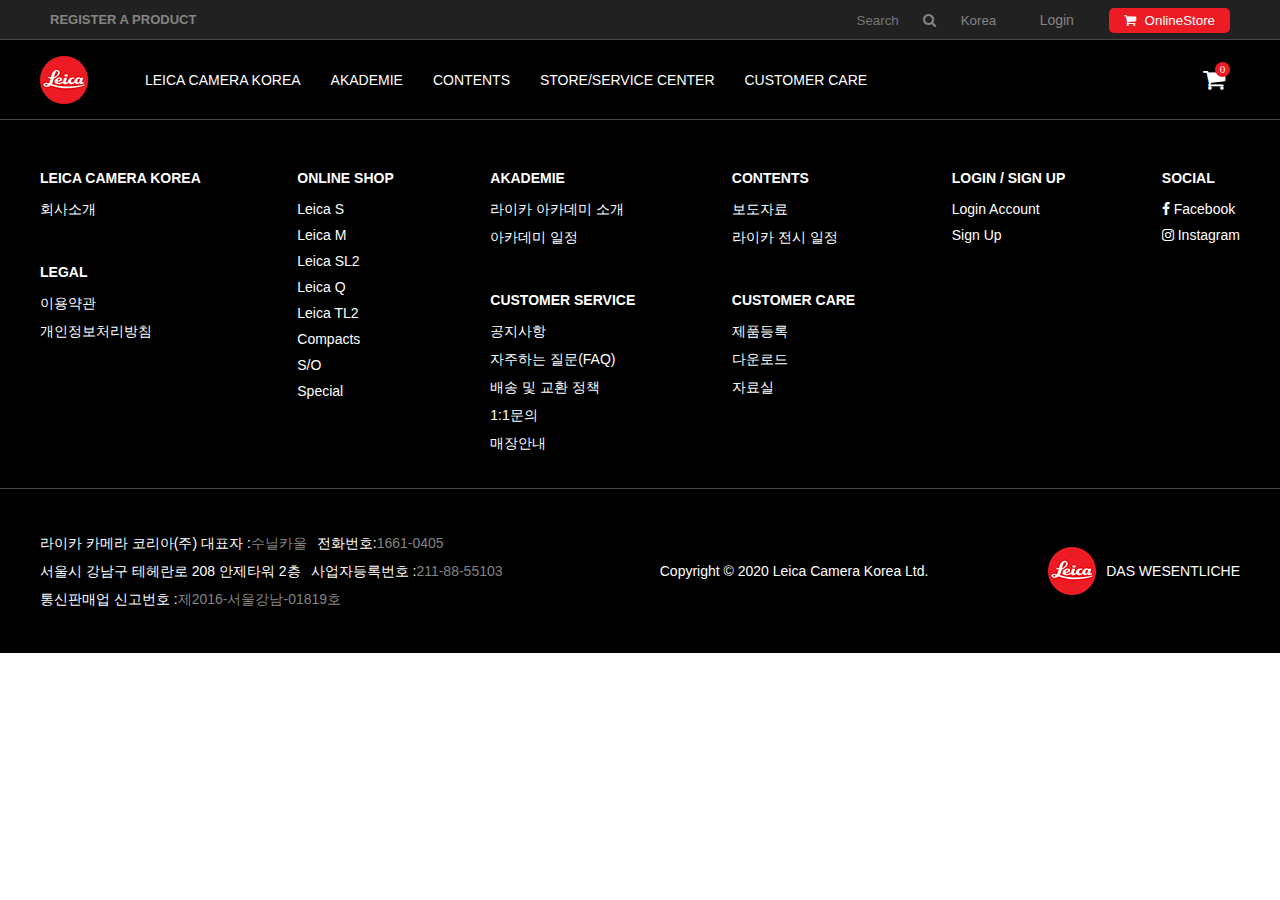
<file: subpage.html>
<!DOCTYPE html>
<html lang="en">
<head>
    <meta charset="UTF-8">
    <meta http-equiv="X-UA-Compatible" content="IE=edge">
    <meta name="viewport" content="width=device-width, initial-scale=1.0">
    <title>공지사항</title>
    <!-- fontawesome -->
    <link rel="stylesheet" href="https://maxcdn.bootstrapcdn.com/font-awesome/4.7.0/css/font-awesome.min.css">
    <!-- custom js -->
    <script src="https://code.jquery.com/jquery-3.6.0.js" integrity="sha256-H+K7U5CnXl1h5ywQfKtSj8PCmoN9aaq30gDh27Xc0jk=" crossorigin="anonymous"></script>
    <script src="./js/main.js"></script>
    <!-- custom css -->
    <link rel="stylesheet" href="./css/common/reset.css">
    <link rel="stylesheet" href="./css/common/global.css">
    <link rel="stylesheet" href="./css/common/layouts.css">
    <link rel="stylesheet" href="./css/common/layouts_responsive.css">
    <link rel="stylesheet" href="./css/notice/notice.css">
    <link rel="stylesheet" href="./css/notice/notice_reposive.css">
</head>
<body>
    <!-- header -->
    <header id="header">
        <div class="wrap">
            <div class="header-left">
                <a href="./index.html">REGISTER A PRODUCT</a>
            </div>
            <div class="header-right">
                <ul>
                    <li>
                        <label for="input-search">
                            <input id="input-search" type="text" placeholder="Search">
                            <i class="fa fa-search" aria-hidden="true"></i>
                        </label>
                    </li>
                    <li>
                        <select name="lang" id="lang-list">
                            <option value="lang-kr">Korea</option>
                            <option value="lang-jp">Japan</option>
                            <option value="lang-us">English</option>
                        </select>
                    </li>
                    <li><a href="./login.html">Login</a></li>
                    <li><a href="#none">
                        <button class="btn-link">
                            <i class="fa fa-shopping-cart" aria-hidden="true"></i>
                            OnlineStore
                        </button>
                        
                    </a></li>
                </ul>
            </div>
            <div class="header-menu">
                <div class="header-menu-container">
                    <div class="wrap">
                        <!-- 1st -->
                        <div class="header-menu-item">
                            <div class="header-menu-img">
                                <img src="./img/camera_leica_s.jpg" alt="leica_s">
                            </div>
                            <ul class="header-menu-list">
                                <h6>
                                    <a href="./product.html">
                                        Leica S
                                        <span>완벽한 균형</span>
                                    </a>
                                </h6>
                                <li><a href="./product.html">Leica S3</a></li>
                                <li><a href="./product.html">S Lenses</a></li>
                                <li><a href="./product.html"></a></li>
                            </ul>
                        </div>
                        <!-- 2nd -->
                        <div class="header-menu-item">
                            <div class="header-menu-img">
                                <img src="./img/camera_leica_m.jpg" alt="leica_s">
                            </div>
                            <ul class="header-menu-list">
                                <h6>
                                    <a href="./product.html">
                                        Leica M
                                        <span>순간에 더 가까이</span>
                                    </a>
                                </h6>
                                <li><a href="./product.html">Leica M10-R</a></li>
                                <li><a href="./product.html">Leica M10-P</a></li>
                                <li><a href="./product.html">Leica M</a></li>
                                <li><a href="./product.html">M Lenses</a></li>
                                <li><a href="./product.html">M Accessories</a></li>
                            </ul>
                        </div>

                        <div class="header-menu-item">
                            <div class="header-menu-img">
                                <img src="./img/camera_leica_sl.jpg" alt="leica_s">
                            </div>
                            <ul class="header-menu-list">
                                <h6>
                                    <a href="./product.html">
                                        Leica SL
                                        <span>사진은 당신의 선택</span>
                                    </a>
                                </h6>
                                <li><a href="./product.html">Leica SL2</a></li>
                                <li><a href="./product.html">SL Lensess</a></li>
                                <li><a href="./product.html">SL Accessories</a></li>
                            </ul>
                        </div>

                        <div class="header-menu-item">
                            <div class="header-menu-img">
                                <img src="./img/camera_leica_q.jpg" alt="leica_s">
                            </div>
                            <ul class="header-menu-list">
                                <h6>
                                    <a href="./product.html">
                                        Leica Q
                                        <span>오차가 없는 완벽함</span>
                                    </a>
                                </h6>
                                <li><a href="./product.html">Leica Q2</a></li>
                                <li><a href="./product.html">Leica Q-P</a></li>
                                <li><a href="./product.html">Q Accessories</a></li>
                            </ul>
                        </div>

                        <div class="header-menu-item">
                            <div class="header-menu-img">
                                <img src="./img/camera_leica_m.jpg" alt="leica_s">
                            </div>
                            <ul class="header-menu-list">
                                <h6>
                                    <a href="./product.html">
                                        CL & TL2
                                        <span>꿈은 크게 짐은 가볍게</span>
                                    </a>
                                </h6>
                                <li><a href="./product.html">Leica CL</a></li>
                                <li><a href="./product.html">CL/TL LLenses</a></li>
                                <li><a href="./product.html">CL/TL Accessories</a></li>
                            </ul>
                        </div>

                        <div class="header-menu-item">
                            <div class="header-menu-img">
                                <img src="./img/camera_compact.jpg" alt="leica_s">
                            </div>
                            <ul class="header-menu-list">
                                <h6>
                                    <a href="./product.html">
                                        Compact
                                        <span>작지만 엄청난 성능</span>
                                    </a>
                                </h6>
                                <li><a href="./product.html">C-Lux</a></li>
                                <li><a href="./product.html">D-Lux7s</a></li>
                                <li><a href="./product.html">V-Lux5</a></li>
                                <li><a href="./product.html">Compact Accessories</a></li>
                            </ul>
                        </div>

                        <div class="header-menu-item">
                            <div class="header-menu-img">
                                <img src="./img/camera_so.jpg" alt="leica_s">
                            </div>
                            <ul class="header-menu-list">
                                <h6>
                                    <a href="./product.html">
                                        S/O
                                        <span>자연에 매료되다</span>
                                    </a>
                                </h6>
                                <li><a href="./product.html">Ultravid</a></li>
                            </ul>
                        </div>

                        <div class="header-menu-item">
                            <div class="header-menu-img">
                                <img src="./img/camera_leica_ona.jpg" alt="leica_s">
                            </div>
                            <ul class="header-menu-list">
                                <h6>
                                    <a href="./product.html">
                                        Special
                                        <span>또 다른 특별함</span>
                                    </a>
                                </h6>
                                <li><a href="./product.html">Sofort</a></li>
                                <li><a href="./product.html">Online Exclusive</a></li>
                                <li><a href="./product.html">LEICA X ZEGNA</a></li>
                                <li><a href="./product.html">Insta360</a></li>
                                <li><a href="./product.html">Soft Goods</a></li>
                            </ul>
                        </div>

                        <div class="header-menu-item wide">
                            <a href="./product.html">
                                모든제품보기
                            </a>
                        </div>

                    </div>
                </div>
            </div>
        </div>
    </header>
    <!-- gnb -->
    <nav id="gnb">
        <div class="wrap">
            <!-- logo -->
            <h1 class="visually-hidden">
                Leica
            </h1>
            <a href="./index.html" class="logo-box">
                <img src="./img/logo48.png" alt="로고">
            </a>
            <ul class="gnb-depth1">
                <li>
                    <a href="./introduce.html">LEICA CAMERA KOREA</a>
                    <ul class="gnb-depth2">
                        <div class="wrap">
                            <li><a href="./introduce.html">회사소개</a></li>
                            <li><a href="./introduce.html">공지사항</a></li>
                            <li><a href="./introduce.html">자주하는 질문</a></li>
                        </div>
                    </ul>
                </li>
                <li>
                    <a href="./akademy.html">AKADEMIE</a>
                    <ul class="gnb-depth2">
                        <div class="wrap">
                            <li><a href="./akademy.html">라이카아카데미</a></li>
                            <li><a href="./akademy.html">아카데미 일정</a></li>
                        </div>
                    </ul>
                </li>
                <li>
                    <a href="./content.html">CONTENTS</a>
                    <ul class="gnb-depth2">
                        <div class="wrap">
                            <li><a href="./content.html">보도자료</a></li>
                            <li><a href="./content.html">전시</a></li>
                        </div>
                    </ul>
                </li>
                <li>
                    <a href="./store.html">STORE/SERVICE CENTER</a>
                    <ul class="gnb-depth2">
                        <div class="wrap">
                            <li><a href="./store.html">위치안내</a></li>                            
                        </div>

                    </ul>
                </li>
                <li>
                    <a href="./login.html">CUSTOMER CARE</a>
                    <ul class="gnb-depth2">
                        <div class="wrap">
                            <li><a href="./login.html">제품등록</a></li>
                            <li><a href="./login.html">다운로드</a></li>
                            <li><a href="./login.html">자료실</a></li>
                            <li><a href="./login.html">온라인 상담예약</a></li>
                            <li><a href="./login.html">오프라인 상담예약</a></li>
                        </div>
                    </ul>
                </li>
            </ul>
            <div class="btn-group">
                <button class="btn-link" onclick="window.location.href = './product.html'">
                    <i class="fa fa-shopping-cart" aria-hidden="true"></i>
                    OnlineStore
                </button>
                
                <a class="btn-cart" href="#none">
                    <i class="fa fa-shopping-cart" aria-hidden="true"></i>
                </a>
                
                <div class="btn-trigger">
                    <span></span>
                    <span></span>
                    <span></span>
                </div>
            </div>
        </div>
        <div class="gnb-side">
            <ul class="gnb-depth1">
                <li>
                    <a href="./introduce.html">LEICA CAMERA KOREA</a>
                    <ul class="gnb-depth2">
                        <li><a href="./introduce.html">회사소개</a></li>
                        <li><a href="./introduce.html">공지사항</a></li>
                        <li><a href="./introduce.html">자주하는 질문</a></li>
                    </ul>
                </li>
                <li>
                    <a href="./akademy.html">AKADEMIE</a>
                    <ul class="gnb-depth2">
                        <li><a href="./akademy.html">라이카아카데미</a></li>
                        <li><a href="./akademy.html">아카데미 일정</a></li>
                    </ul>
                </li>
                <li>
                    <a href="./content.html">CONTENTS</a>
                    <ul class="gnb-depth2">
                        <li><a href="./content.html">보도자료</a></li>
                        <li><a href="./content.html">전시</a></li>
                    </ul>
                </li>
                <li>
                    <a href="./store.html">STORE/SERVICE CENTER</a>
                    <ul class="gnb-depth2">
                        <li><a href="./store.html">위치안내</a></li>                            
                    </ul>
                </li>
                <li>
                    <a href="./login.html">CUSTOMER CARE</a>
                    <ul class="gnb-depth2">
                        <li><a href="./login.html">제품등록</a></li>
                        <li><a href="./login.html">다운로드</a></li>
                        <li><a href="./login.html">자료실</a></li>
                        <li><a href="./login.html">온라인 상담예약</a></li>
                        <li><a href="./login.html">오프라인 상담예약</a></li>
                    </ul>
                </li>
            </ul>
        </div>
    </nav>
    <!-- content -->
    <!-- footer -->
    <footer id="footer">        
        <nav class="footer-nav">
            <div class="wrap">
                <!-- 1st -->
                <div>
                    <ul>
                        <li class="footer-nav-title">LEICA CAMERA KOREA</li>
                        <li><a href="#none">회사소개</a></li>
                    </ul>
                    <ul>
                        <li class="footer-nav-title">LEGAL</li>
                        <li><a href="#none">이용약관</a></li>
                        <li><a href="#none">개인정보처리방침</a></li>
                    </ul>
                </div>
                <!-- 2nd -->
                <div>
                    <ul>
                        <li class="footer-nav-title">ONLINE SHOP</li>
                        <li><a href="#none">Leica S</a></li>
                        <li><a href="#none">Leica M </a></li>
                        <li><a href="#none">Leica SL2</a></li>
                        <li><a href="#none">Leica Q</a></li>
                        <li><a href="#none">Leica TL2</a></li>
                        <li><a href="#none">Compacts</a></li>
                        <li><a href="#none">S/O</a></li>
                        <li><a href="#none">Special</a></li>
                    </ul>
                </div>
                <!-- 3rd -->
                <div>
                    <ul>
                        <li class="footer-nav-title">AKADEMIE</li>
                        <li><a href="#none">라이카 아카데미 소개</a></li>
                        <li><a href="#none">아카데미 일정 </a></li>
                    </ul>
                    <ul>
                        <li class="footer-nav-title">CUSTOMER SERVICE</li>
                        <li><a href="#none">공지사항</a></li>
                        <li><a href="#none">자주하는 질문(FAQ)</a></li>
                        <li><a href="#none">배송 및 교환 정책</a></li>
                        <li><a href="#none">1:1문의</a></li>
                        <li><a href="#none">매장안내</a></li>
                    </ul>
                </div>
                <!-- 4th -->
                <div>
                    <ul>
                        <li class="footer-nav-title">CONTENTS</li>
                        <li><a href="#none">보도자료</a></li>
                        <li><a href="#none">라이카 전시 일정</a></li>
                    </ul>
                    <ul>
                        <li class="footer-nav-title">CUSTOMER CARE</li>
                        <li><a href="#none">제품등록</a></li>
                        <li><a href="#none">다운로드</a></li>
                        <li><a href="#none">자료실</a></li>
                    </ul>
                </div>
                <!-- 5th -->
                <div>
                    <ul>
                        <li class="footer-nav-title">LOGIN / SIGN UP</li>
                        <li><a href="#none">Login Account</a></li>
                        <li><a href="#none">Sign Up</a></li>
                    </ul>
                </div>
                <!-- 6th -->
                <div>
                    <ul>
                        <li class="footer-nav-title">SOCIAL</li>
                        <li><a href="#none">
                            <i class="fa fa-facebook" aria-hidden="true"></i>
                            Facebook
                        </a></li>
                        <li><a href="#none">
                            <i class="fa fa-instagram" aria-hidden="true"></i>
                            Instagram
                        </a></li>
                    </ul>
                </div>
            </div>
            
        </nav>
        <!-- footer info -->
        <div class="footer-info">
            <div class="wrap">
                <ul>
                    <li><span>라이카 카메라 코리아(주) 대표자 :</span>수닐카울</li>
                    <li><span>전화번호:</span>1661-0405</li>
                    <li><span>서울시 강남구 테헤란로 208 안제타워 2층</span></li>
                    <li><span>사업자등록번호 :</span>211-88-55103</li>
                    <li><span>통신판매업 신고번호 :</span>제2016-서울강남-01819호</li>
                </ul>
                <p class="copy">
                    Copyright © 2020 Leica Camera Korea Ltd.
                </p>
                <a class="footer-link" href="#none">
                    <img src="./img/logo48.png" alt="라이카 로고">
                    DAS WESENTLICHE
                </a>
            </div>
        </div>
    </footer>
    <!-- btn top -->
    <a href="#" class="btn-top">
        <i class="fa fa-arrow-up" aria-hidden="true"></i>
    </a>
</body>
</html>
</file>
<file: css/common/global.css>
.visually-hidden {
    position: absolute;
    width: 1px;
    height: 1px;
    padding: 0;
    margin: -1px;
    overflow: hidden;
    clip: rect(0,0,0,0);
    white-space: nowrap;
    border: 0;
}
</file>
<file: css/common/layouts.css>
html {
    font-size: 62.5%;
    width: 100vw !important;
    overflow-x: hidden;
    scroll-behavior: smooth;
}
body {
    width: 100vw !important;
    overflow: hidden;
    font-family: 'Lato', sans-serif;
    font-size: 1.6rem;
}
body::-webkit-scrollbar {
    display: none;
}

/* root */
:root {
    --primary: #000;
    --primary-light: #212121;
    --text-black: #000;
    --text-gray: #848484;
    --text-white: #fff;
    --border: #484848;
    --secondary: #ed1c24;
    --secondary-light: #ff5f4e;
    --secondary-dark: #b20000;
    --tertiary: #fff;
}
/* common */
/* lay out */
.wrap {
    max-width: 1280px;
    padding: 0 40px;
    margin: 0 auto;
    overflow: hidden;
}
/* last arrow icon style */
.last-arrow {
    color: var(--secondary);
}
/* a tag only for link */
.link-only {
    display: block;
    width: 100%;
    height: 100%;
}
/* a tag hover overlay */
.ef-overlay {
    position: relative;
}
.ef-overlay::after {
    content: '';
    position: absolute;
    top: 0;
    left: 0;
    width: 100%;
    height: 100%;
    background: rgba(0,0,0,0.2);
    transition: 0.3s ease-in-out;
    opacity: 0;
}
.ef-overlay:hover::after {
    opacity: 1;
}
/* a tag hover inset box-shadw */
.ef-innerborder {
    transition: box-shadow 0.5s ease-in-out;
}
.ef-innerborder:hover {
    box-shadow: 0 -5px 0 inset var(--secondary-light),
                0 5px 0 inset var(--secondary-light);
}

/* common layout */

/* ###### header ##### */
#header {
    height: 40px;
    line-height: 40px;
    color: var(--text-gray);
    background: var(--primary-light);
    border-bottom: 1px solid var(--border);
    font-size: 14px;
}
#header .wrap {
    height: 100%;
    overflow: visible;
}
#header a {
    display: block;
    padding: 0 10px;
}
.header-left {
    float: left;
    font-size: 1.3rem;
}
.header-left {
    font-weight: 800;
}
.header-right {
    float: right;
}
.header-right > ul {
    height: 100%;
}
.header-right > ul > li {
    position: relative;
    float: left;
    margin-left: 1.5rem;
}
#header .header-menu {
    display: none;
    position: absolute;
    top: 120px;
    left: 0;
    width: 100%;
    height: auto;
    padding: 2rem 0 0 0;
    background: black;
    color: white;
    line-height: 1;
    z-index: 999;
}
#header .header-menu-container .wrap {
    display: flex;
    flex-wrap: wrap;
}
#header .header-menu .header-menu-item {
    display: flex;
    padding: 0 1rem;
    width: 25%;
    height: 250px;
}
#header .header-menu .header-menu-item.wide {
    display: block;
    width: 100%;
    height: auto;
    text-align: center;
}
#header .header-menu .header-menu-item .header-menu-img {
    padding-right: 2rem;
    flex: 1;
}
#header .header-menu .header-menu-item .header-menu-list {
    flex: 2;
}
#header .header-menu .header-menu-item .header-menu-list h6 {
    font-size: 1.6rem;
    font-weight: 600;
    margin-bottom: 1rem;
    border-bottom: 1px solid var(--border);
}
#header .header-menu .header-menu-item .header-menu-list h6 > a {
    padding: 0;
    padding-bottom: 1rem;

}
#header .header-menu .header-menu-item .header-menu-list h6 span {
    display: block;
    font-size: 1.3rem;
    margin: 1rem 0;
    font-weight: normal;
    color: #999;
}
#header .header-menu .header-menu-item .header-menu-list li a {
    display: block;
    height: 3rem;
    padding: 0;
    line-height: 3rem;
    font-weight: 500;
}
#header .header-menu .header-menu-item a {
    transition: color 0.3s ease-in-out;
}
#header .header-menu .header-menu-item a:hover {
    color: #666;
}

/* input */
.header-right label {
    cursor: pointer;
}
#input-search {
    max-width: 80px;
    margin-right: 10px;
    height: 20px;
    padding-left: 2rem;
    cursor: pointer;
    border-radius: 10px;
    transition: .5s
}
#input-search::placeholder {
    line-height: 20px;
    padding-right: 10px;
    float: right;
    transition: .5s;
}
#input-search:focus {
    max-width: 20rem;
    transition: .5s;
    background: white;
}
#input-search:focus::placeholder {
    opacity: 0;
}
/* lang-list  */
#lang-list {
    position: relative;
    padding: 0 10px;
    color: var(--text-gray);
}
#lang-list option{
    position: absolute;
    background: var(--primary-light);
    border-bottom: 1px solid var(--border);
}

.btn-link {
    border-radius: 5px;
    padding: 5px 15px;
    color: var(--text-white);
    background: var(--secondary); 
    transition: background-color 0.2s;
    cursor: pointer;
}
.btn-link i {
    padding-right: 5px;
}
.btn-link:hover {
    background: var(--secondary-dark);
}

/* nav */
#gnb {
    position: relative;
    height: 80px;
    line-height: 80px;
    background: var(--primary);
    border-bottom: 1px solid var(--border);
}
#gnb .logo-box {
    display: inline-flex;
    justify-content: center;
    align-items: center;
    height: 80px;
    float: left;
    margin-right: 42px;
}
#gnb .gnb-depth1 {
    float: left;
    color: white;
    overflow: hidden;
}
#gnb .gnb-depth1 > li {
    float: left;
    font-size: 14px;
}
#gnb .gnb-depth1 > li > a {
    display: block;
    padding: 0 15px;
    transition: color 0.2s;
}
#gnb .gnb-depth1 > li:hover > a {
    color: var(--secondary);
}
#gnb .gnb-depth1 > li:hover .gnb-depth2 {
    max-height: 45px;
}
#gnb .gnb-depth2 {
    position: absolute;
    background: #000;
    max-height: 0px;
    line-height: 45px;
    top: 80px;
    left: 0;
    right: 0;
    overflow: hidden;
    transition: max-height 0.2s;
    z-index: 999;
}
#gnb .gnb-depth2 > .wrap {
    padding: 0 145px;
}
#gnb .gnb-depth2 li {
    float: left;
}
#gnb .gnb-depth2 li > a {
    display: block;
    padding: 0 15px;
    transition: color 0.2s;
}
#gnb .gnb-depth2 li > a:hover {
    color: var(--secondary);
}
#gnb .btn-group {
    display: flex;
    align-items: center;
    float: right;
    color: var(--text-white)
}
/* btn group */
#gnb .btn-link {
    display: none;
}
/* btn cart */
#gnb .btn-group a {
    display: inline-block;
    padding: 0 15px;
}
#gnb .btn-cart {
    font-size: 2.4rem;
}
#gnb .btn-cart i {
    position: relative;
}
#gnb .btn-cart i::after {
    content: '0';
    position: absolute;
    right: -5px;
    top: -5px;
    display: flex;
    justify-content: center;
    align-items: center;
    font-size: 1.1rem;
    width: 15px;
    height: 15px;
    background: var(--secondary);
    border-radius: 50%;
}
/* .btn-trigger */
#gnb .btn-group .btn-trigger {
    display: none;
    position: relative;
    width: 25px;
    height: 25px;
}
#gnb .btn-group .btn-trigger span {
    position: absolute;
    top: 10%;
    height: 2px;
    width: 100%;
    background: white;
    transition: 0.5s ease-in-out;
}
#gnb .btn-group .btn-trigger span:nth-child(2) {
    top: 50%;
}
#gnb .btn-group .btn-trigger span:nth-child(3) {
    top: 90%;
}
#gnb .btn-group .btn-trigger.active span:nth-child(1) {
    top: 50%;
    transform: rotate(225deg);
}
#gnb .btn-group .btn-trigger.active span:nth-child(2) {
    opacity: 0;
}
#gnb .btn-group .btn-trigger.active span:nth-child(3) {
    top: 50%;
    transform: rotate(-225deg);
}
/* gnb-side */
.gnb-side {
    display: none;
    position: fixed;
    top: 80px;
    right: 0;
    width: 30rem;
    height: calc(100vh - 80px);
    background: #000;
    transform: translateX(30rem);
    transition: transform 0.5s ease-in-out;
    z-index: 99;
}
.gnb-side.active {
    transform: translateX(0);
}
#gnb .gnb-side .gnb-depth1 {
    float: none;
    text-align: center;
}
#gnb .gnb-side .gnb-depth1 > li {
    float: none;
    display: block;
}
#gnb .gnb-side .gnb-depth1 > li > a{
    font-weight: bold;
}
#gnb .gnb-side .gnb-depth2 {
    position: static;
    overflow: hidden;
    transition: max-height 0.5s ease-in-out;
}
#gnb .gnb-side .gnb-depth1 > li:hover .gnb-depth2 {
    max-height: calc(45px * 5);
}
#gnb .gnb-side .gnb-depth2 > li{
    float: none;
}


/*#### footer ####*/
#footer {
    background: #000;
    color: white;
}
/* footer nav */
.footer-nav {
    border-bottom: 1px solid var(--border);
}
.footer-nav .wrap {
    display: flex;
    justify-content: space-between;
    padding-top: 4rem;
}
.footer-nav  ul {
    margin-bottom: 3rem;
}
.footer-nav  ul .footer-nav-title {
    padding: 1rem 0;
    font-size: 1.4rem;
    font-weight: 900;
}
.footer-nav ul li {
    font-size: 1.4rem;
    padding: 0.5rem 0;
    transition: 0.3s ease-in-out;
}
.footer-nav ul li:hover:not(.footer-nav-title) {
    color: var(--text-gray);
} 
/* footer info */
.footer-info {
    padding: 4rem 0;
    font-size: 1.4rem;
}
.footer-info .wrap {
    display: flex;
    justify-content: space-between;
    align-items: center;
}
.footer-info .wrap ul {
    overflow: hidden;
    max-width: 500px;
}
.footer-info .wrap ul li {
    float: left;
    line-height: 2.8rem;
    color: var(--text-gray);
    margin-right: 1rem;
}
.footer-info .wrap ul li span{
    color: var(--text-white);
}
.footer-link {
    display: inline-flex;
    align-items: center;
}
.footer-link img {
    margin-right: 10px;    
}

/* btn top */
.btn-top {
    position: fixed;
    right: 25px;
    bottom: 25px;
    display: inline-flex;
    justify-content: center;
    align-items: center;
    width: 5rem;
    height: 5rem;
    border-radius: 50%;
    background: var(--secondary-light);
    font-size: 24px;
    color: white;

    opacity: 0;
    visibility: hidden;
    transition: 0.3s ease-in-out;
}
.btn-top.active {
    opacity: 1;
    visibility: visible;
}
.btn-top:hover {
    background: var(--secondary);
}
</file>
<file: css/common/layouts_responsive.css>
@media screen and (max-width: 1024px) {
    /* common */
    html {
        font-size: 58%;
    }
    .wrap {
        padding: 0 2rem;
    }
    /* header */
    #header {
        display: none;
    }
    /* gnb */
    #gnb {
        position: fixed;
        width: 100%;
        z-index: 999;
    }
    #gnb .gnb-depth1 {
        display: none;
    }
    #gnb .gnb-side .gnb-depth1 {
        display: block;
    }
    /* gnb 고정하고 side바 트리거 생성 */
    #gnb .btn-link {
        display: block;
    }
    #gnb .btn-group .btn-trigger {
        display: block;
    }
    .gnb-side {
        display: block;
    }
}

@media screen and (max-width: 786px) {
    /* common */
    html {
        font-size: 55%;
    }
  
    .btn-link {
        border-radius: 0.5rem;
        padding: 0.5rem 1.5rem;
    }
    /* footer */
    .footer-nav .wrap {
        flex-wrap: wrap;
        justify-content: space-around;
    }
    .footer-nav .wrap > div {
        width: 50%
    }
    .footer-info .wrap {
        flex-wrap: wrap;
    }
    .footer-info .wrap ul {
        width: 100%;
        margin-bottom: 10px;
    }
    .footer-info .wrap p {
        width: 100%;
        margin-bottom: 10px;
    }
}
</file>
<file: css/main.css>
/* fonts : font-family: 'Lato', sans-serif; */
@import url(./common/customSlide.css);

body {
    background: #fbfbfb;
}
/*### main banner ###*/
#main-banner {
    width: 100%;
}
#main-banner .banner-container {
    overflow: hidden;
}
.banner-slide {
    position: relative;
}
.banner-slide .banner-text {
    position: absolute;
    left: 50%;
    width: 100%;
    color: var(--text-white);
    transform: translateX(-50%);
    bottom: 22%;
    font-size: 3.5rem;
    font-weight: 700;
}
.banner-text p {
    color: var(--text-white);
    text-shadow: 1px 1px 0px rgba(0,0,0,.15),
                3px 3px 0px rgba(0,0,0,.15),
                5px 5px 5px rgba(0,0,0,0.25);
}
.banner-slide img {
    width: 100%;
    height: 100%;
    object-fit: cover;
    display: block;
}
/*### main contents ###*/
/* lay out*/
.gallery {
    display: flex;
    flex-wrap: wrap;
}
.wide {
    width: 100%;
    margin-bottom: 20px;
}
.left {
    height: 100%;
    width: calc(50% - 10px);
    margin-right: 10px;
}
.right {
    display: flex;
    flex-direction: column;
    width: calc(50% - 10px);
    margin-left: 10px;
}
.right > div {
    height: 100%;
    margin-bottom: 20px;
}
.right > div:last-child {
    margin-bottom: 0;
}
/* style */
.gallery .feature {
    position: relative;
}
.gallery .feature > a {
    display: block;
    height: 100%;
}
.gallery .feature img{
    display: block;
    width: 100%;
    height: 100%;
    object-position: center;
    object-fit: cover;
}
.gallery .feature .feature-text {
    position: absolute;
    color: white;
    padding-left: 5rem;
    text-shadow: 2px 2px 5px rgba(0,0,0,0.5);
    transform: translateY(-50%);
}
.gallery .feature.wide .feature-text {
    top: 50%;
}
.gallery .feature .feature-text {
    bottom: 0;
}
.gallery .feature .feature-text .feature-text-category {
    font-size: 1.5rem;
    font-weight: 600;
    margin-bottom: 1.5rem;
}
.gallery .feature .feature-text .feature-text-desc {
    font-size: 2.4rem;
    font-weight: 700;
    line-height: 3.8rem;
}

/* ### slide ### */
/* layout */
.slide-container {
    margin-top: 50px;
}
/* style */
.slide-item {
    position: relative;
    height: 52rem;
}
.slide-item {
    padding: 0 20px;
}
.slide-item > a {
    position: relative;
    display: block;
    height: 100%;
}
.slide-item img {
    display: block;
    width: 100%;
    height: 100%;
    object-position: center;
    object-fit: contain;
}
.slide-item .slide-text {
    position: absolute;
    left: 0;
    top: 0;
    width: 100%;
    padding: 25px 50px;
}
.slide-item .slide-text .slide-text-category{
    font-size: 1.6rem;
    font-weight: 600;
    margin-bottom: 2.5rem;
}
.slide-item .slide-text .slide-text-desc{
    font-size: 2.4rem;
    line-height: 3.2rem;
    font-weight: 600;
}

/* ### akademy ### */
/* layout */

#article .wrap {
    height: 80rem;
}
.article-content {
    height: calc(100% - 125px);
    display: flex;
}
.article-content .article-left {
    height: 100%;
    margin-right: 20px;
    flex: 3;
}
.article-content .article-right {
    flex: 2;
}
/* style */
.article-title {
    height: 45px;
    margin: 40px 0;
    line-height: 45px;
    overflow: hidden;
}
.article-title h2 {
    float: left;
    font-size: 3.2rem;
    font-weight: 900;
}
.article-title a {
    float: right;
    font-size: 2.4rem;
    font-weight: 600;
    color: var(--secondary);
}
.article-title a::after {
    content: '\f061 ';
    font-family: 'FontAwesome';
    padding-left: 20px;
    transition: 0.2s;
}
.article-title a:hover::after {
    padding-left: 40px;
}

.article-content img {
    display: block;
    width: 100%;
    height: 100%;
    object-fit: cover;
    object-position: center;
}
/* article-left */
.article-left {
    position: relative;
}
.article-left > a {
    width: 100%;
    height: 100%;
    display: block;
}
.article-left img {
    display: block;
    width: 100%;
    height: 100%;
    object-fit: cover;
}
.article-left .article-text {
    font-weight: 800;
    color: white;
}
.article-left .article-text-desc {
    position: absolute;
    top: 0;
    left: 0;
    padding: 25px;
}
.article-left .article-text-desc .date {
    font-size: 1.6rem;
}
.article-left .article-text-desc hr {
    width: 5rem;
    margin: 1rem 0;
    border: 1px solid white;
}
.article-left .article-text-desc span {
    font-size: 1.8rem;
}
.article-left .article-text-title {
    position: absolute;
    bottom: 0;
    left: 0;
    padding: 25px;
    font-size: 2.4rem;
}
/* article-right  */
.article-right {
    border-top: 3px solid black;
}
.article-list {
    height: 100%;
    padding-top: 20px;
    overflow-y: scroll;
}
.article-list::-webkit-scrollbar {
    display: none;
}
.article-list-item {
    display: flex;
    width: 100%;
    max-height: 180px;
}
.article-list-date {
    position: relative;
    flex:1;
    padding: 15px 15px 0 0;
    font-weight: 900;
    margin-right: 15px;
    border-right: 1px solid #e1e1e1;
}
.article-list-date::after {
    content: '';
    position: absolute;
    top:10%;
    right: -5px;
    width: 10px;
    height: 10px;
    border-radius: 50%;
    background: var(--secondary);
}
.article-list-content {
    display: flex;
    flex: 9;
    padding: 2rem;
    border-bottom: 1px solid #e1e1e1;
}
.article-list-content .article-list-text {
    display: flex;
    flex-direction: column;
    justify-content: space-between;
    padding-top: 2rem;
    margin-right: 1rem;
    flex: 3 1 250px;
}
.article-list-content .article-list-text .article-list-title {
    font-size: 2rem;
}
.article-list-content .article-list-text .article-list-subtitle {
    font-size: 1.5rem;
}
.article-list-content .article-list-img {
    flex: 1 1 200px;
    border-bottom: 1px solid #e9e9e9;
}
.article-list-content .article-list-img img {
    display: block;
    width: 100%;
    height: 100%;
    object-fit: cover;
}
/*### subitem ###*/

.subbaner-title {
    margin: 40px 0;
    font-size: 3.2rem;
    font-weight: 900;
}

.subbanner-content  {
    position: relative;
    width: 100%;
    height: 100%;
}
.subbanner-content > a {
    display: block;
    width: 100%;
    height: 100%;
}
.subbanner-content img {
    display: block;
    height: 100%;
    width: 100%;
    object-position: top;
    object-fit: cover;
}
.subbanner-content .subbanner-text {
    position: absolute;
    left: 0;
    bottom: 0;
    color: white;
    padding: 2rem;
}
.subbanner-content .subbanner-text .subbanner-text-title {
    font-size: 2.8rem;
    margin-bottom: 2rem;
}
.subbanner-content .subbanner-text hr {
    width: 10%;
    height: 0.3rem;
    /* border: .3rem solid white; */
    background: white;
}
.subbanner-content .subbanner-text .subbanner-text-desc {
    font-size: 1.6rem;
    margin: 2rem 0;
}
/* ### notice ###*/
#notice {
    margin-top: 100px;
    background: var(--secondary-light);
    height: 200px;
    color: white;
}
#notice .wrap {
    width: 100%;
    height: 100%;
}
#notice a {
    padding: 65px 0;
}
.notice-title {
    font-size: 2rem;
    font-weight: 500;
    margin-bottom: 1.5rem;
}
.notice-desc {
    font-size: 2.4rem;
    font-weight: 600;
}
</file>
<file: css/responsive.css>
@media screen and (max-width: 1024px) {
    /* main banner */
    #main-banner {
        margin-top: 80px;
    }
    /* article */
    .article-content .article-left {
        flex: 1;
    }
    .article-content .article-right {
        flex: 1;
    }
}

@media screen and (max-width: 786px) {
    /* main banner */
    .banner-slide .banner-text {
        font-size: 2rem;
    }
    /* gallery */
    /* layout */
    .gallery .feature {
        height: 180px;
        margin-bottom: 20px;
    }
    .left {
        width: 100%;
        margin: 0;
    }
    .right {
        display: block;
        width: 100%;
        margin-left: 0;
        margin: 0;
    }
    /* style */
    .gallery .feature .feature-text {
        padding-left: 2rem
    }
    .gallery .feature .feature-text .feature-text-desc {
        font-size: 1.8rem;
        line-height: 1.5;
    }
    /* slide */
    .slide-item {
        height: 38rem;
    }
    .slide-item img {
        object-position: bottom;
    }
    .slide-item .slide-text {
        color: white;
        text-shadow: 1px 1px 3px rgba(0,0,0,.4),
                    3px 3px 3px rgba(0,0,0,.4);
    }
    .slide-item .slide-text .slide-text-desc {
        font-weight: 900;
        font-size: 1.8rem;
    }
    .slick-dots li {
        padding: 2rem 0.5rem;
    }
    /* article */
    #article .wrap {
        height: auto;
    }
    .article-content {
        display: block;
    }
    .article-content .article-left {
        height: 100%;
        margin-right: 0;
        margin-bottom: 2rem;
    }
    .article-list {
        padding-top: 1rem;
    }
    .article-list-content {
        padding: 1rem;
    }
    .article-list-content .article-list-text {
        padding-top: 1rem;
    }
    .article-list-content .article-list-text .article-list-title {
        font-size: 1.8rem;
    }
    /* subbanner */
    .subbanner-content .subbanner-text {
        text-shadow: 2px 2px 5px rgb(0 0 0 / 50%);
        padding: 1rem;
    }

    .subbanner-content .subbanner-text .subbanner-text-title {
        font-size: 2rem;
        margin-bottom: 1rem;
    }
    .subbanner-content .subbanner-text .subbanner-text-desc {
        font-size: 1.6rem;
        margin: 1rem 0;
    }
    /* subbanner */
    .notice-title {
        font-size: 1.8rem;
        font-weight: 500;
        margin-bottom: 1.5rem;
    }
    .notice-desc {
        font-size: 2rem;
        font-weight: 600;
    }
}
</file>
<file: css/akademy/akademy.css>
body {
    background: #000;
}
.main-banner {
    position: relative;
    width: 100%;
    height: 100%;
}
.main-banner .main-banner-img {
    width: 100%;
    overflow: hidden;
}
.main-banner .main-banner-img img {
    display: block;
    object-fit: cover;
    object-position: center;
    height: 100%;
    min-height: 500px;
    width: 100%;
}
.main-banner .main-banner-text {
    width: 100%;
    position: absolute;
    top: 50%;
    left: 50%;
    transform: translate(-50%,-50%);
    text-align: center;
}
.main-banner .main-banner-text .title {
    font-size: 3.6rem;
    margin-bottom: 2rem;
}
.main-banner .main-banner-text .subtitle {
    font-size: 1.8rem;
    color: gray;
    transition: color 0.5s;
    font-weight: 600;
}
.main-banner .main-banner-text .subtitle:hover {
    color: var(--secondary);

}

/* main-text */
.main-text {
    margin: 5rem;
    color: white;
}
.main-text > .wrap {
    display: flex;
    justify-content: space-between;
}

.main-text > .wrap > div:first-child {
    display: flex;
    flex-direction: column;
    justify-content: center;
    flex: 1;
    font-size: 3rem;
    font-weight: 800;
}
.main-text > .wrap > div:nth-child(2) {
    flex: 2;
    max-width: 700px;
    display: flex;
    justify-content: center;
    flex-direction: column;
    font-size: 2rem;
}
.main-text > .wrap > div:nth-child(2) strong {
    font-weight: 600;
    margin-right: 0.5rem;
}
.main-text > .wrap > div:nth-child(2) span {
    margin-bottom: 1.5rem;
}

/* slide */
.slide {
    color: white;
    margin-bottom: 5rem;
}
.slide h1 {
    font-size: 3rem;
    margin-bottom: 2rem;
}
.slide-container{}

.slide-item {
    padding: 1rem;
}
.slide-item .slide-item-img img {
    width: 100%;
    height: 100%;
    object-fit: cover;
    object-position: center;
}

.slide-item .slide-item-text {
    width: 100%;
    min-height: 100px;
}
.slide-item .slide-item-text h4 {
    font-size: 2rem;
    margin: 2rem 0;
}
.slide-item .slide-item-text ul li {
    font-size: 1.6rem;
    padding: 0.5rem 0;
}
.slide-item .slide-item-text ul li strong {
    padding-right: 1rem;
    font-weight: 900;
}
</file>
<file: css/akademy/akademy_responsive.css>
@media screen and (max-width: 1024px) {
    .main-banner {
        position: relative;
        margin-top: 80px;
    }
    
}

@media screen and (max-width: 786px) {
    .wrap {
        padding: 0 10px;
    }
    .main-banner .main-banner-text .title {
        font-size: 3.2rem;
        margin-bottom: 2rem;
    }
    .main-text > .wrap {
        display: block;
    }
    .main-text > .wrap > div:first-child {
        flex-direction: row;
        justify-content: flex-start;
        margin-bottom: 2rem;
        font-size: 2rem;
    }
    .main-text > .wrap > div:nth-child(2) {
        font-size: 1.8rem;
    }
}
</file>
<file: css/content/content.css>
body {
    background: var(--primary-light);
    color: white;
}

/* common */
.date {
    color: #888;
}

/* main banner */
.main-banner {
    margin-bottom: 10rem;
}
.main-banner a:active .main-banner-img img,
.main-banner a:hover .main-banner-img img {
    transform: scale(1.15);
}
.main-banner .main-banner-header {
    margin: 3rem 0;
    font-size: 3.2rem;
}
.main-banner-img {
    overflow: hidden;
}
.main-banner-img img {
    display: block;
    width: 100%;
    height: 100%;
    min-height: 400px;
    object-fit: cover;
    transition: transform 1s ease-in-out;
}
.main-banner-text {
    position: absolute;
    padding: 2rem;
    transform: translateY(-10rem);
    background: var(--primary-light);
}
.main-banner-text h2{
    font-size: 2.8rem;
    margin-bottom: 2rem;
    transition: 0.3s ease-in-out;
}


/* gallery */

.gallery {
    margin-bottom: 10rem;
}
.gallery h2 {
    margin-bottom: 2rem;
}
.gallery .gallery-container {
    display: flex;
    flex-wrap: wrap;
}
.gallery-item {
    width: 50%;
    padding: 1rem;
}
.gallery-item .gallery-img {
    width: 100%;
}
.gallery-item .gallery-img img {
    display: block;
    width: 100%;
    object-fit: cover;
    object-position: center;
}
.gallery-item .gallery-text {
    display: flex;
    flex-direction: column;
    justify-content: space-between;
    padding: 1rem;
    margin-top: 2rem;
    height: 8rem;
}
.gallery-item .gallery-text .date {
    align-self: flex-end;
}
</file>
<file: css/content/content_responsive.css>
@media screen and (max-width: 1024px) {
    .main-banner {
        position: relative;
        margin-top: 80px;
    }
    
}

@media screen and (max-width: 786px) {
    .gallery {
        margin-bottom: 5rem;
    }
    .gallery > .wrap{
        padding: 2rem;
    }
    .gallery .gallery-container {
        display: block;
    }
    .gallery-item {
        width: 100%;
        padding: 1rem 0;
    }
}
</file>
<file: css/introduce/introduce.css>
body {
    background: #000;
    color: white;
}

/* main banner */
.main-banner img{
    display: block;
    width: 100%;
    height: 100%;
    object-fit: cover;
    object-position: left;
}

/* main text */
.main-text {
    margin: 5rem;
}
.main-text > .wrap{
    text-align: center;
}

.main-text .title {
    font-size: 2rem;
    margin-bottom: 2rem;
}

.main-text .main-desc {
    font-size: 2.8rem;
    font-weight: 800;
    margin-bottom: 2rem;
}

.main-text .sub-desc {
    font-size: 2rem;
}

/* subcontents */

.subcontents {
    
}

.subcontents .item {
    display: flex;
    margin-bottom: 5rem;
}
.subcontents .item.wide {
    display: block;
}
.subcontents .item-img {
    flex: 1;
}
.subcontents .item-text {
    flex: 1;
    padding: 2rem;
    line-height: 3rem;
}
.subcontents .item-img img {
    display: block;
    width: 100%;
    height: 100%;
    object-fit: cover;
    object-position: center;
}
</file>
<file: css/introduce/introduce_responsive.css>
@media screen and (max-width: 1024px) {
    /* main banner */
    
}

@media screen and (max-width: 786px) {
    .main-text > .wrap{
        padding: 0 2rem;
    }
    .main-text .title {
        font-size: 1.6rem;
        margin-bottom: 2rem;
    }
    
    .main-text .main-desc {
        font-size: 2rem;
        margin-bottom: 4rem;
    }
    
    .main-text .sub-desc {
        font-size: 1.8rem;
    }
    /* sub contents */
    .subcontents .item {
        display: block;
        margin-bottom: 5rem;
    }
}
</file>
<file: css/login/login.css>
.login {
    margin: 5rem 0;
    text-align: center;
}
.login .wrap {
    max-width: 700px;
}
.login h1 {
    font-size: 3.6rem;
    text-transform: uppercase;
    margin-bottom: 2rem;
}
/* login form */
.login .login-form {
    max-width: 700px;
    margin: 0 auto;
    margin-bottom: 2.5rem;
}
.login .login-form input {
    appearance: auto;
    margin-bottom: 1rem;
}
.login .box {
    display: block;
    line-height: 5rem;
    width: 100%;
    height: 5rem;
    border: 1px solid #ddd;
}
.login .login-form .box.input {
    padding-left: 2rem;
}
.login .login-form .box.input::placeholder {
    transition: opacity 0.3s ease-in-out;
}
.login .login-form .box.input:focus::placeholder {
    opacity: 0;
}
.login .login-form .checkbox {
    float: left;
    font-size: 1.4rem;
}
.login .login-form .btn-login {
    background: #ddd;
    transition: background 0.3s ease-in-out;
    cursor: pointer;
}
.login .login-form .btn-login:hover {
    background: #bbb;
}
/* link group */
.login .link-group {
    display: flex;
    justify-content: space-around;
    border-bottom: 1px solid #ddd;
    padding: 2rem 0;
    margin-bottom: 2rem;
}
.login .link-group a {
    font-size: 1.4rem;
    padding-right: 1rem;
    transition: 0.3s ease-in-out;
}
.login .link-group a:hover {
    color: #999;
}
/* api group */
.api-group {
    margin-bottom: 2rem;
}
.api-group .box {
    margin-bottom: 1rem;
    border-radius: 5px;
    font-size: 1.4rem;
    transition: 0.3s ease-in-out;
}

.api-group .box.google {
    color: white;
    background: #ee4f4d url(../../img/login/google.gif) no-repeat;
    background-position: center left 2rem;
}
.api-group .box.naver {
    background: #1ec800 url(../../img/login/naver.gif) no-repeat;
    background-position: center left 2rem;
    color: white;
}
.api-group .box.kakao {
    background: #fae312 url(../../img/login/kakao.gif) no-repeat;
    background-position: center left 1.5rem;
    color: #030301;
}
/* order group */
.order-group {
    margin-bottom: 5rem;
}
.order-group .box.btn-order {
    background: white;
    border: 1px solid var(--primary);
    border-radius: 5px;
    transition: 0.3s;
}
.order-group .box.btn-order:hover {
    background: #ddd;
    border: 1px solid #ddd;
}
</file>
<file: css/login/login_responsive.css>
@media screen and (max-width: 1024px) {
    .login {
        margin-top: calc(80px + 5rem);
    }
}

@media screen and (max-width: 786px) {
    /* login api */
    .api-group .box.google {
        padding-left: 3rem;
    }
    .api-group .box.naver {
        padding-left: 3rem;
    }
    .api-group .box.kakao {
        padding-left: 3rem;
    }
    
}
</file>
<file: css/notice/notice.css>
.notice-header {
    height: 8rem;
    background: var(--primary);

    font-size: 2.8rem;
    color: white;
    line-height: 8rem;
    text-transform: uppercase;
    
}
/* notice */
.notice {
    margin: 5rem 0;
}

.notice-body {
    display: flex;
}
.notice-body .title {
    height: 5rem;
    margin-bottom: 3rem;

    line-height: 5rem;
    font-size: 1.8rem;
    font-weight: 600;
}
.notice-lnb {
    flex: 0 0 150px;
    margin-right: 50px;
}
.notice-lnb .title {
    border-bottom: 1px solid black;
}
.notice-lnb-list li a {
    display: block;
    height: 5rem;
    line-height: 5rem;
    color: #666;
    font-size: 1.6rem;
    transition: color .3s ease-in-out;
}
.notice-lnb-list li.active a {
    color: var(--text-primay);
    font-weight: 800;

}
.notice-lnb-list li a:hover {
    color: var(--text-primay);
}
/* contents */
.notice-contents {
    flex: 8;
    width: 100%;
}
.notice-contents .title {
    border-bottom: 3px solid #999;
}
.notice-contents-list {

}

.notice-contents-list .notice-contents-item.active {
    background: #e1e1e1;
}
.notice-contents-list .notice-contents-item  .notice-contents-item-title{
    display: flex;
    justify-content: space-between;
    height: 5rem;
    padding: 0 1rem;
    border-bottom: 1px solid #e9e9e9;
    line-height: 5rem;
    font-size: 1.7rem;
    cursor: pointer;
    transition: background-color 0.3s ease-in-out;
}

.notice-contents-list .notice-contents-item .notice-contents-item-title:hover {
    background: rgba(0,0,0,.05);
}
.notice-contents-list .notice-contents-item .notice-contents-item-title span {
    margin-right: 2rem;
    overflow: hidden;
    white-space: nowrap;
    text-overflow: ellipsis;
}
.notice-contents-list .notice-contents-item .notice-contents-item-title > strong {
    font-weight: normal;
    color: gray;
    font-size: 1.4rem;
}

/* list item contents */

.notice-contents-item-desc {
    display: none;
    height: 100%;
    overflow-y: scroll;
    padding: 1rem;
    background: #f1f1f1;
}
.notice-contents-item-desc::-webkit-scrollbar {
    display: none;
}
.notice-contents-item-desc h4 {
    margin: 1rem 0;
    font-size: 1.6rem;
    font-weight: 600;
}
.notice-contents-item-desc p {
    font-size: 1.5rem;
}
.notice-contents-item-img {

}
.notice-contents-item-img img {
    display: block;
    width: 100%;
    object-fit: contain;
}
</file>
<file: css/notice/notice_reposive.css>
@media screen and (max-width: 1024px) {
    body {
        width: 100vw;
    }
    .notice-header {
        margin-top: 80px;
    }
    .notice-lnb-list li a {
        font-size: 1.6rem
    }
}

@media screen and (max-width: 786px) {
    .notice-body {
        display: block;
    }
    .notice-lnb {
        margin-right: 0;
        margin-bottom: 2rem;
    }
    .notice-lnb-list {
        display: flex;
        flex-wrap: wrap;
        justify-content: flex-start;
    }
    .notice-lnb-list li {
        width: 50%;
    }
    .notice-lnb-list li a {
        font-size: 1.5rem
    }
}
</file>
<file: css/product/product.css>
/* main banner */
.main-banner {
    width: 100%;
    overflow: hidden;
}
.main-banner img {
    display: block;
    width: 100%;
    object-fit: cover;
    object-position: center;
    min-height: 400px;
}

/* ### product #### */
/* layout */
.product {
    margin: 2.5rem 0;
}
.product .wrap {
    display: flex;
}
.product-lnb {
    flex: 0 1 200px;
    margin-right: 2rem;
    transition: 0.3s ease-in-out;
}
.product-main {
    flex: 1;
}
/* common */
.product .title {
    font-weight: 800;
    font-size: 2rem;
    padding-bottom: 5rem;
    border-bottom: 1px solid var(--border);
    margin-bottom: 1rem;
}
/* lnb */
.product-lnb-title {
    margin-bottom: 2rem;
}
.product-lnb-list {}
.product-lnb-list li a {
    display: block;
    height: 3rem;
    line-height: 3rem;
    transition: color 0.3s ease-in-out;
}
.product-lnb-list > li.active > a,
.product-lnb-list li a:hover {
    color: var(--secondary-light);
}
.product-lnb-list > li > a {
    position: relative;
    font-weight: 600;
}
.product-lnb-list > li:not(:first-child) > a::before,
.product-lnb-list > li:not(:first-child) > a::after {
    content: '+';
    position: absolute;
    right: 0;
}
.product-lnb-sub-list {
    display: none;
}
.product-lnb-sub-list li a {
    padding-left: 1.5rem;
}
/* main */
.product-item-container {
    display: flex;
    flex-wrap: wrap;
}
.product-item {
    position: relative;
    width: 33.3333%;
}
.product-item-text {
    position: absolute;
    width: 90%;
    top: 1rem;
    left: 1rem;
}
.product-item-text h6 {
    width: auto;
    overflow: hidden;
    font-size: 1.6rem;
    text-overflow: ellipsis;
    white-space: nowrap;
    margin-bottom: 1rem;
}
.product-item-text .soldout {
    font-weight: 900;
    color: var(--secondary);
}
.product-item-text .sale {
    font-size: 1.4rem;
    text-decoration: line-through;
    display: block;
}
.product-item-text .price {
    color: var(--secondary);
    font-weight: 600;
}
.product-item-text .price::before,
.product-item-text .sale::before {
    content: '￦';
}
.product-item-img {
    width: 100%;
    height: 100%;
    overflow: hidden;
}
.product-item-img img {
    display: block;
    width: 100%;
    height: 100%;
    object-fit: cover;
    object-position: center;
}
</file>
<file: css/product/product_responsive.css>
@media screen and (max-width: 1024px) {
    .main-banner {
        margin-top: 80px;
    }
    .product-item {
        width: 50%;
    }
    
}

@media screen and (max-width: 786px) {
    .product .wrap {
        padding: 0 4rem;
    }
    .product .title {
        padding-bottom: 2.5rem;
    }
    .product-lnb {
        flex: 0 1 100px;
        margin-right: 2rem;
    }
    .product-item {
        width: 100%;
        min-height: 150px;
    }
    .product-item-text .sale {
        display: none;
    }
    
}
</file>
<file: css/store/store.css>
/* gallery header */
.gallery-header {
    height: 8rem;
    background: #000;
    line-height: 8rem;
    color: white;
    margin-bottom: 5rem;

}
.gallery-header h1 {
    font-size: 3rem;
    text-transform: uppercase;
    font-weight: 900;
}


.gallery {
    margin-bottom: 10rem;
}
.gallery .gallery-container {
    display: flex;
    flex-wrap: wrap;
}
.gallery-item {
    width: 50%;
    padding: 1rem;
}
.gallery-item .gallery-img {
    width: 100%;
    overflow: hidden;
}
.gallery-item .gallery-img img {
    display: block;
    width: 100%;
    object-fit: cover;
    object-position: center;
    transition: transform 0.5s ease-in-out;
}
.gallery-item .gallery-text {
    display: flex;
    flex-direction: column;
    justify-content: space-between;
    padding: 1rem;
    margin-top: 1rem;
    height: 10rem;
}
.gallery-item .gallery-text .title {
    font-size: 1.8rem;
    font-weight: 600;
    margin-bottom: 1rem;
}
.gallery-item .gallery-text .title::after {
    content: '\f061 ';
    color: var(--secondary);
    font-family: 'FontAwesome';
    padding-left: 1rem;
    transition: 0.2s;
}
.gallery-item .gallery-text .adress {
    font-size: 1.5rem;
    font-weight: 400;
    color: #666;
}

/* hover */
.gallery-item a:hover .gallery-img img {
    transform: scale(1.15);
}
.gallery-item a:hover .gallery-text .title::after {
    padding-left: 3rem;
}
</file>
<file: css/store/store_responsive.css>
@media screen and (max-width: 1024px) {
    .gallery-header {
        margin-top: 80px;
    }
}

@media screen and (max-width: 786px) {
    .gallery {
        margin-bottom: 5rem;
    }
    .gallery > .wrap{
        padding: 2rem;
    }
    .gallery .gallery-container {
        display: block;
    }
    .gallery-item {
        width: 100%;
        padding: 1rem 0;
    }
}
</file>
